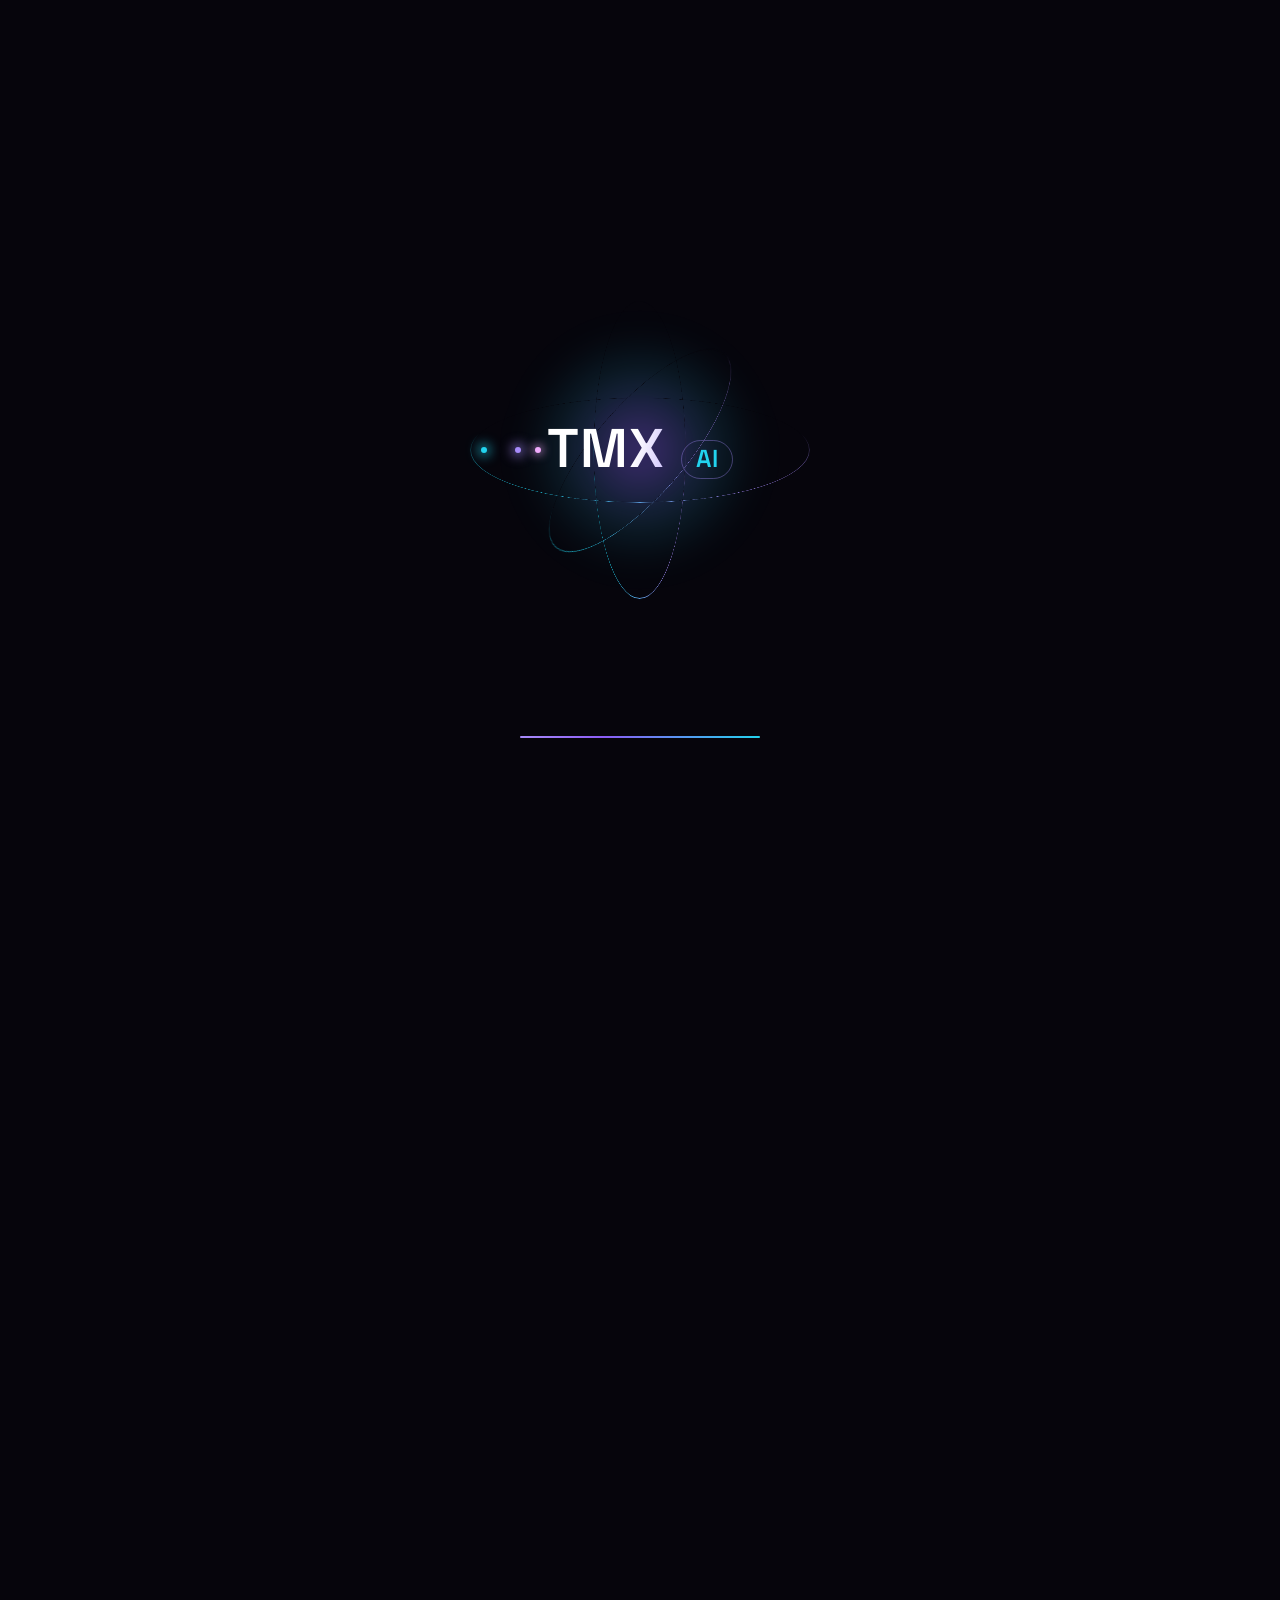
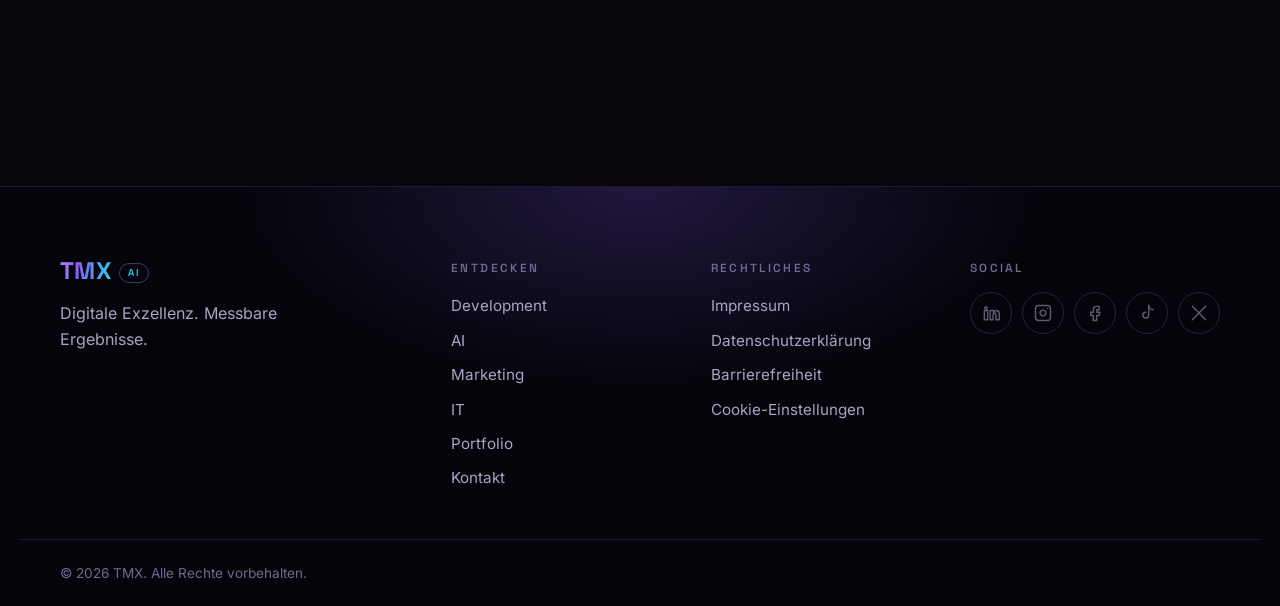
<file: index.html>
<!doctype html>
<html lang="de">
<head>
  <meta charset="utf-8">
  <meta name="viewport" content="width=device-width, initial-scale=1, viewport-fit=cover">
  <meta http-equiv="Content-Security-Policy" content="default-src 'self'; script-src 'self'; style-src 'self'; img-src 'self' data:; font-src 'self'; connect-src 'self' https://api.web3forms.com; media-src 'self'; object-src 'none'; base-uri 'none'; form-action 'none'; frame-src 'none'; worker-src 'self'; manifest-src 'self'; upgrade-insecure-requests; require-trusted-types-for 'script'; trusted-types 'none'">
  <meta name="referrer" content="strict-origin-when-cross-origin">
  <meta name="color-scheme" content="dark">
  <meta name="theme-color" content="#06050c">
  <title>TMX AI — Digitale Exzellenz. Messbare Ergebnisse.</title>
  <meta name="description" content="TMX: Webentwicklung, KI, digitales Marketing und IT-Beratung – maßgeschneidert und messbar.">
  <meta property="og:title" content="TMX AI — Digitale Exzellenz. Messbare Ergebnisse.">
  <meta property="og:description" content="TMX: Webentwicklung, KI, digitales Marketing und IT-Beratung – maßgeschneidert und messbar.">
  <meta property="og:type" content="website">
  <link rel="icon" href="assets/img/favicon.svg" type="image/svg+xml">
  <link rel="preload" href="assets/fonts/space-grotesk-latin-wght-normal.woff2" as="font" type="font/woff2" crossorigin>
  <link rel="preload" href="assets/fonts/inter-latin-wght-normal.woff2" as="font" type="font/woff2" crossorigin>
  <link rel="stylesheet" href="assets/css/main.css">
  <script src="content/site-content.js" defer></script>
  <script src="assets/vendor/gsap.min.js" defer></script>
  <script src="assets/vendor/ScrollTrigger.min.js" defer></script>
  <script src="assets/js/main.js" type="module"></script>
</head>
<body data-page="home">
  <div class="preloader" id="preloader" aria-hidden="true"><div class="pl"><div class="pl__glow"></div><div class="pl__orb"><i></i><i></i><i></i><b></b><b></b><b></b></div><div class="preloader__mark"><span>TMX</span><span>AI</span></div></div><div class="preloader__bar"></div></div>
  <canvas id="world" aria-hidden="true"></canvas>
  <div class="grain" aria-hidden="true"></div>
  <header class="site-header" id="site-header"></header>
  <main id="main" tabindex="-1">
    <noscript><div class="container noscript"><h1>TMX AI</h1><p>Bitte aktivieren Sie JavaScript, um diese Website vollständig zu nutzen. · Please enable JavaScript to use this website.</p><p><a href="impressum.html">Impressum</a> · <a href="datenschutz.html">Datenschutz</a></p></div></noscript>
  </main>
  <footer class="site-footer" id="site-footer"></footer>
</body>
</html>
</file>
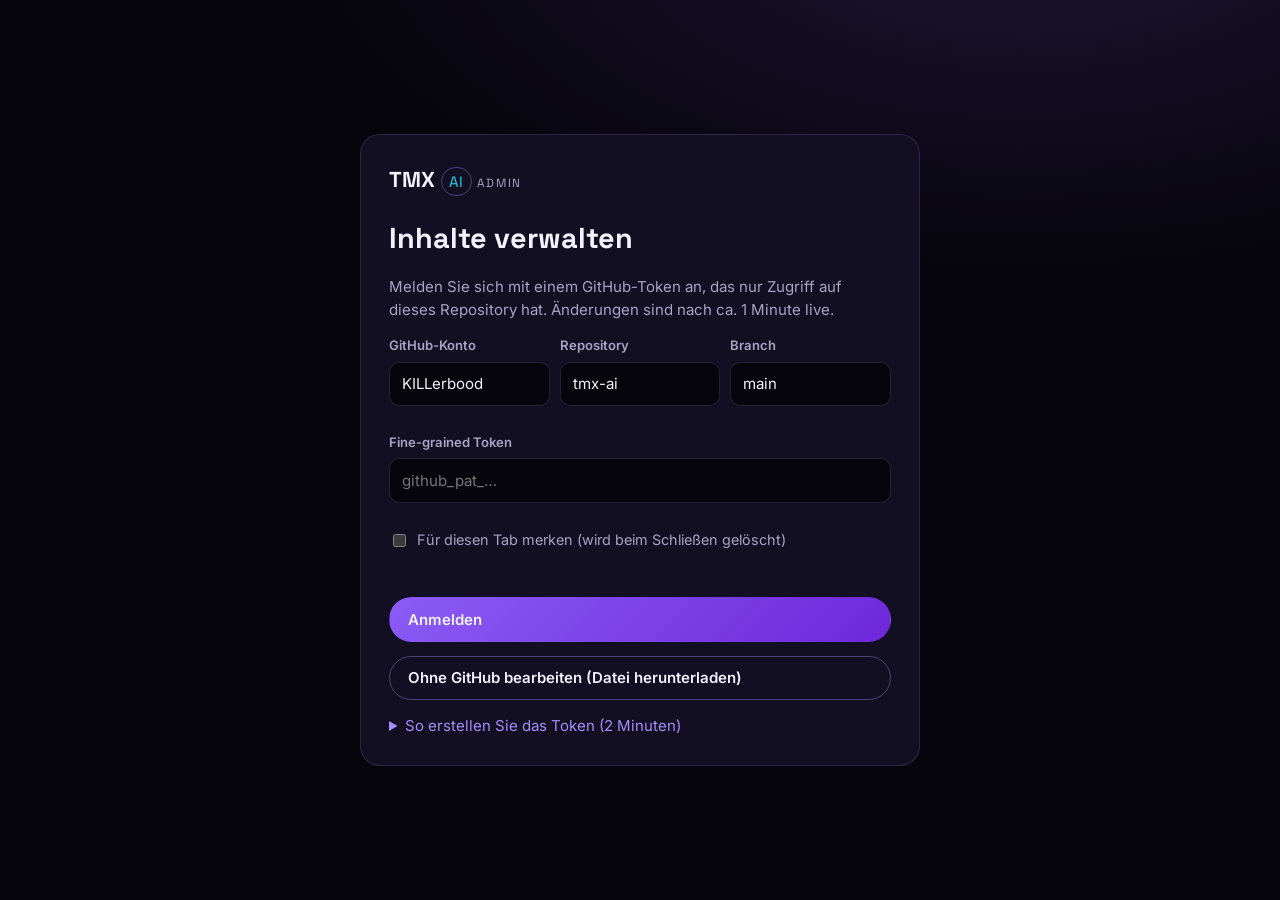
<file: admin/index.html>
<!doctype html>
<html lang="de">
<head>
  <meta charset="utf-8">
  <meta name="viewport" content="width=device-width, initial-scale=1">
  <meta http-equiv="Content-Security-Policy" content="default-src 'self'; script-src 'self'; style-src 'self'; img-src 'self' data: blob:; font-src 'self'; connect-src 'self' https://api.github.com; object-src 'none'; base-uri 'none'; form-action 'none'; frame-src 'none'; upgrade-insecure-requests; require-trusted-types-for 'script'; trusted-types 'none'">
  <meta name="referrer" content="no-referrer">
  <meta name="robots" content="noindex, nofollow, noarchive">
  <meta name="color-scheme" content="dark">
  <title>TMX AI — Admin</title>
  <link rel="icon" href="../assets/img/favicon.svg" type="image/svg+xml">
  <link rel="stylesheet" href="admin.css">
  <script src="admin.js" type="module"></script>
</head>
<body>
  <div id="app"><noscript>JavaScript wird benötigt.</noscript></div>
</body>
</html>
</file>
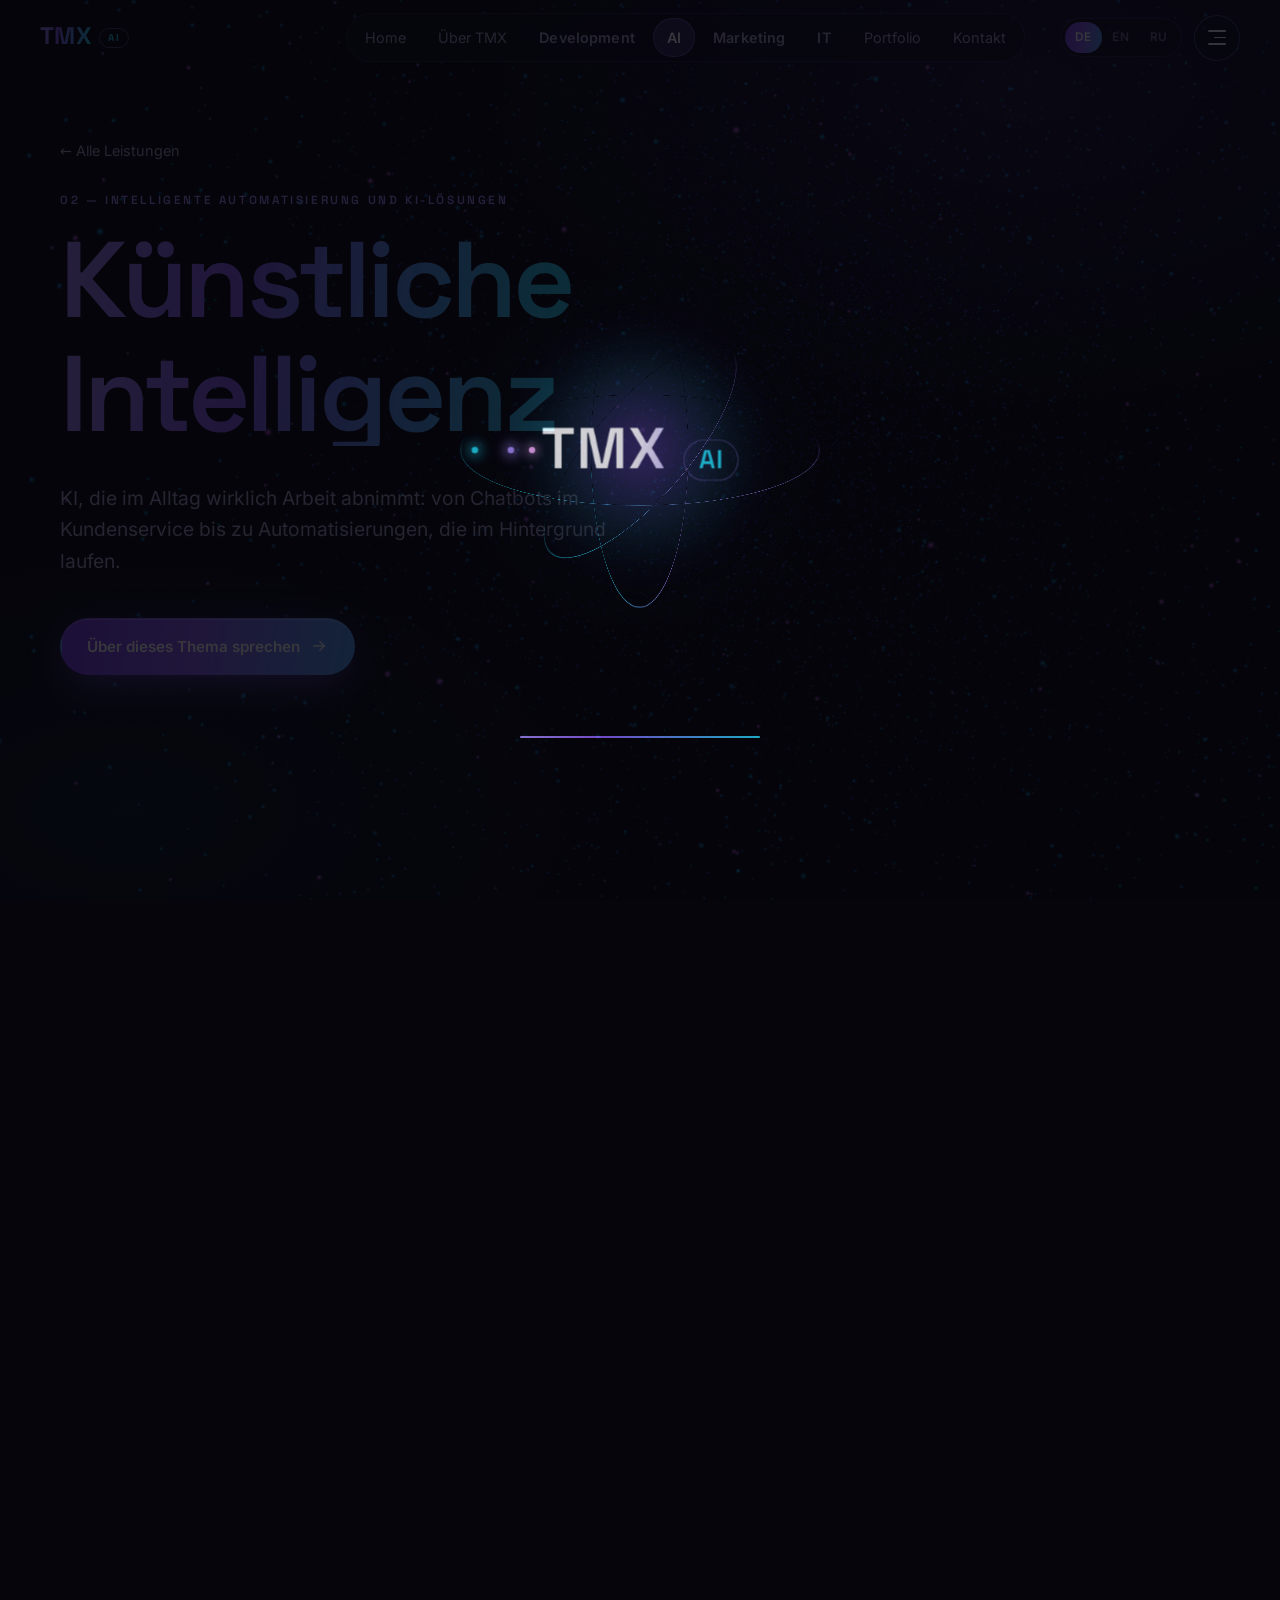
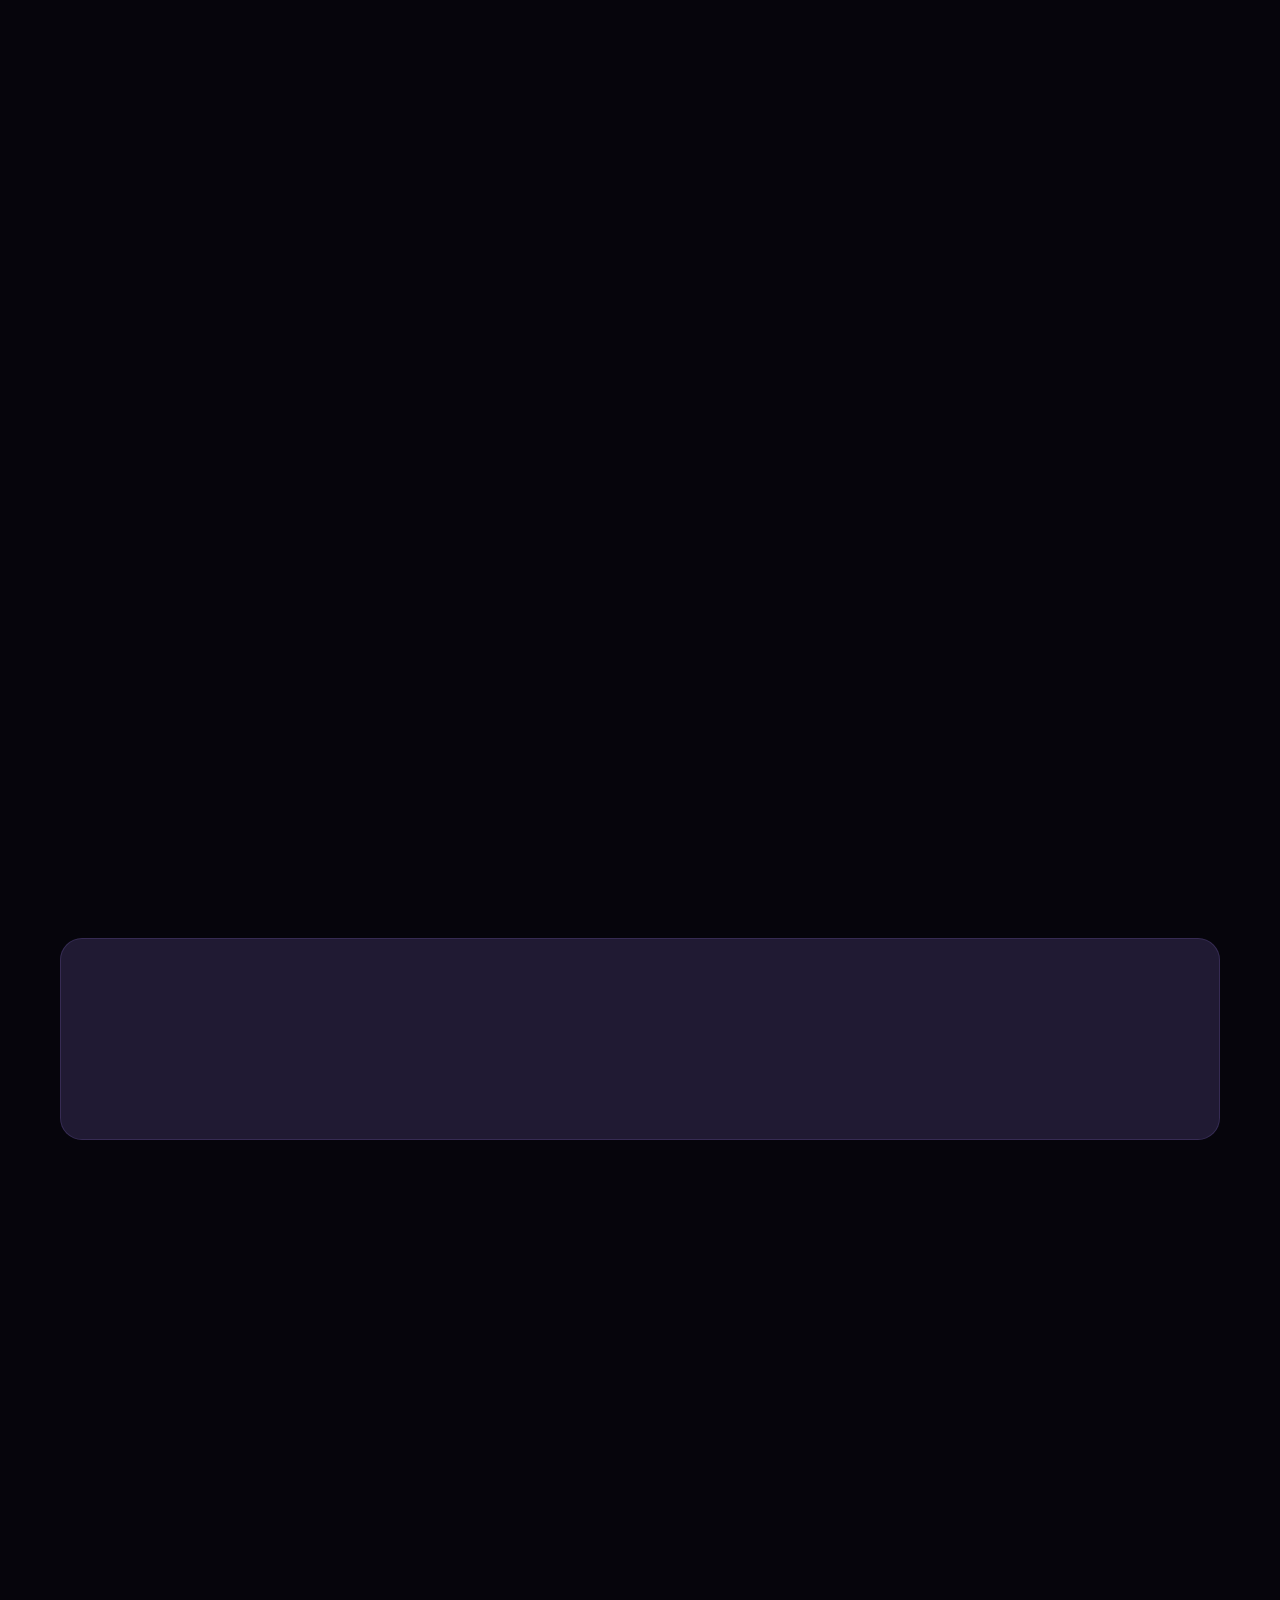
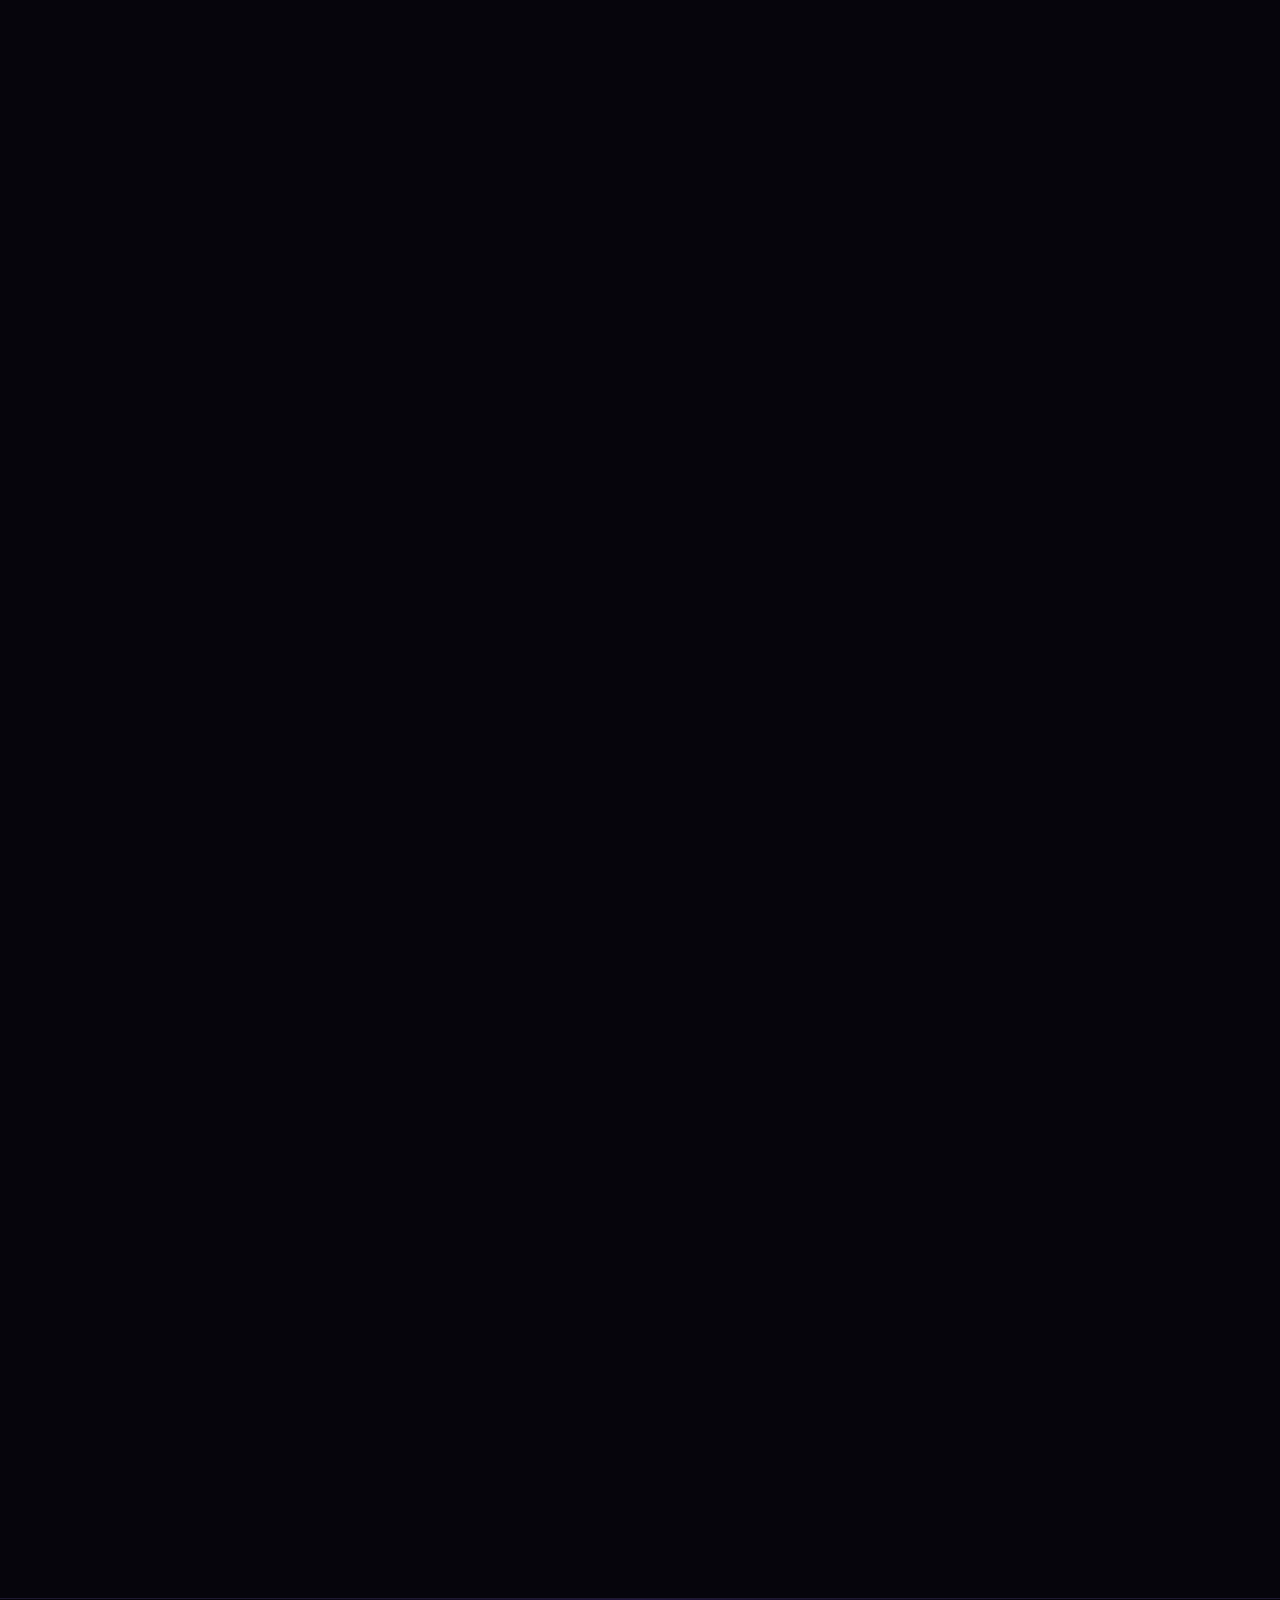
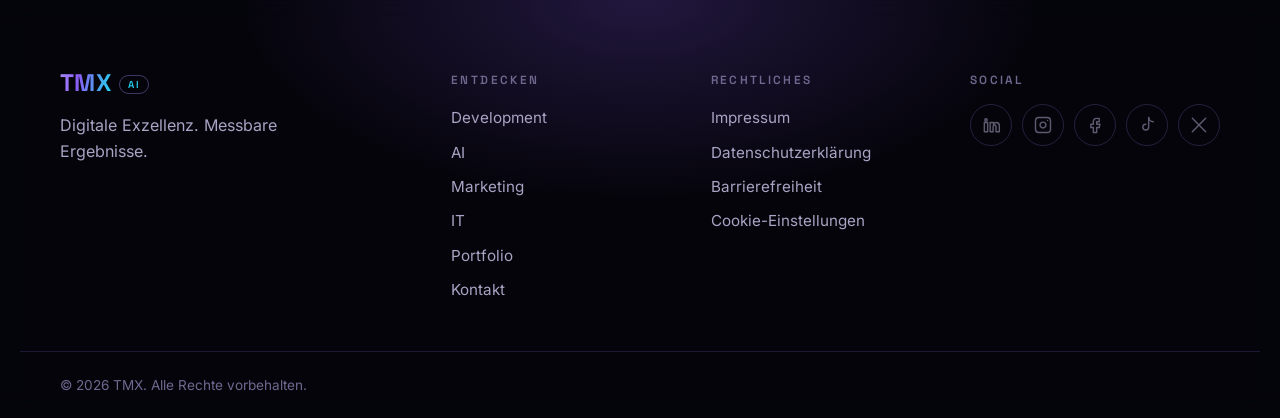
<file: ai.html>
<!doctype html>
<html lang="de">
<head>
  <meta charset="utf-8">
  <meta name="viewport" content="width=device-width, initial-scale=1, viewport-fit=cover">
  <meta http-equiv="Content-Security-Policy" content="default-src 'self'; script-src 'self'; style-src 'self'; img-src 'self' data:; font-src 'self'; connect-src 'self' https://api.web3forms.com; media-src 'self'; object-src 'none'; base-uri 'none'; form-action 'none'; frame-src 'none'; worker-src 'self'; manifest-src 'self'; upgrade-insecure-requests; require-trusted-types-for 'script'; trusted-types 'none'">
  <meta name="referrer" content="strict-origin-when-cross-origin">
  <meta name="color-scheme" content="dark">
  <meta name="theme-color" content="#06050c">
  <title>Künstliche Intelligenz — TMX AI</title>
  <meta name="description" content="KI-Lösungen, KI-Tools und Automatisierung für Unternehmen – von TMX.">
  <meta property="og:title" content="Künstliche Intelligenz — TMX AI">
  <meta property="og:description" content="KI-Lösungen, KI-Tools und Automatisierung für Unternehmen – von TMX.">
  <meta property="og:type" content="website">
  <link rel="icon" href="assets/img/favicon.svg" type="image/svg+xml">
  <link rel="preload" href="assets/fonts/space-grotesk-latin-wght-normal.woff2" as="font" type="font/woff2" crossorigin>
  <link rel="preload" href="assets/fonts/inter-latin-wght-normal.woff2" as="font" type="font/woff2" crossorigin>
  <link rel="stylesheet" href="assets/css/main.css">
  <link rel="stylesheet" href="assets/css/demos.css">
  <script src="content/site-content.js" defer></script>
  <script src="assets/vendor/gsap.min.js" defer></script>
  <script src="assets/vendor/ScrollTrigger.min.js" defer></script>
  <script src="assets/js/main.js" type="module"></script>
</head>
<body data-page="ai">
  <div class="preloader" id="preloader" aria-hidden="true"><div class="pl"><div class="pl__glow"></div><div class="pl__orb"><i></i><i></i><i></i><b></b><b></b><b></b></div><div class="preloader__mark"><span>TMX</span><span>AI</span></div></div><div class="preloader__bar"></div></div>
  <canvas id="world" aria-hidden="true"></canvas>
  <div class="grain" aria-hidden="true"></div>
  <header class="site-header" id="site-header"></header>
  <main id="main" tabindex="-1">
    <noscript><div class="container noscript"><h1>TMX AI</h1><p>Bitte aktivieren Sie JavaScript, um diese Website vollständig zu nutzen. · Please enable JavaScript to use this website.</p><p><a href="impressum.html">Impressum</a> · <a href="datenschutz.html">Datenschutz</a></p></div></noscript>
  </main>
  <footer class="site-footer" id="site-footer"></footer>
</body>
</html>
</file>
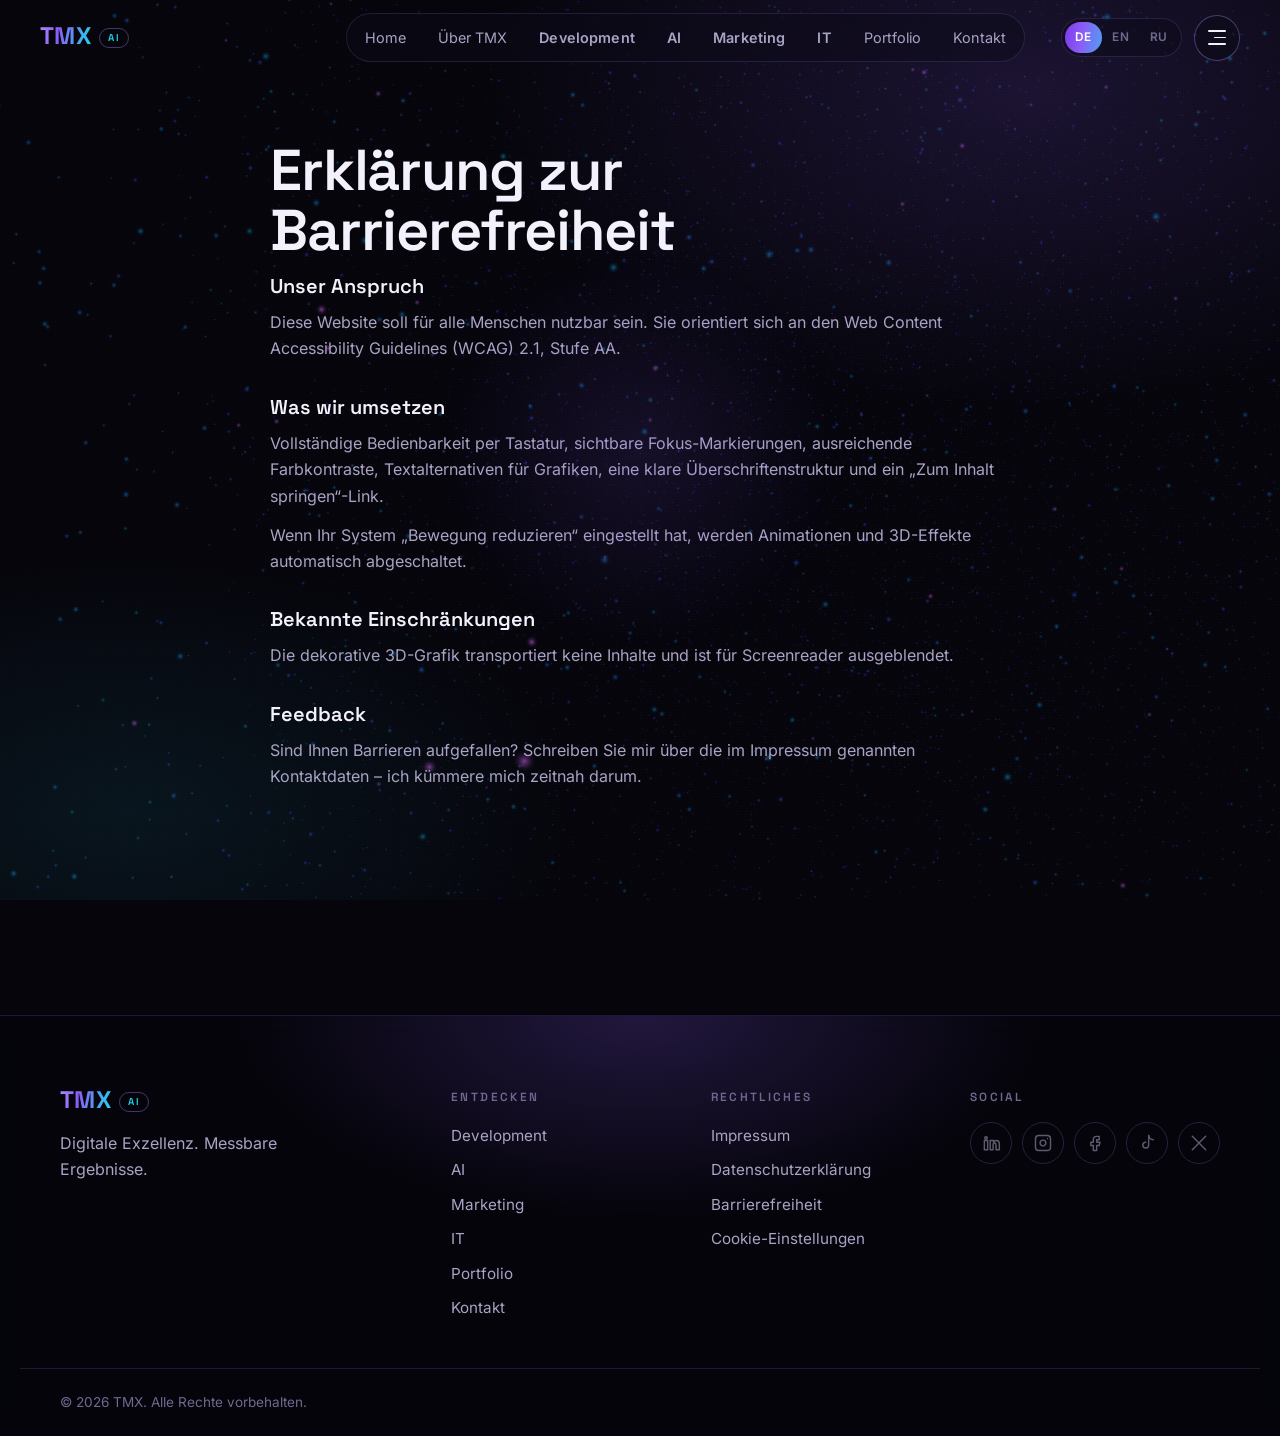
<file: barrierefreiheit.html>
<!doctype html>
<html lang="de">
<head>
  <meta charset="utf-8">
  <meta name="viewport" content="width=device-width, initial-scale=1, viewport-fit=cover">
  <meta http-equiv="Content-Security-Policy" content="default-src 'self'; script-src 'self'; style-src 'self'; img-src 'self' data:; font-src 'self'; connect-src 'self' https://api.web3forms.com; media-src 'self'; object-src 'none'; base-uri 'none'; form-action 'none'; frame-src 'none'; worker-src 'self'; manifest-src 'self'; upgrade-insecure-requests; require-trusted-types-for 'script'; trusted-types 'none'">
  <meta name="referrer" content="strict-origin-when-cross-origin">
  <meta name="color-scheme" content="dark">
  <meta name="theme-color" content="#06050c">
  <title>Barrierefreiheit — TMX AI</title>
  <meta name="description" content="Erklärung zur Barrierefreiheit von TMX.">
  <meta property="og:title" content="Barrierefreiheit — TMX AI">
  <meta property="og:description" content="Erklärung zur Barrierefreiheit von TMX.">
  <meta property="og:type" content="website">
  <link rel="icon" href="assets/img/favicon.svg" type="image/svg+xml">
  <link rel="preload" href="assets/fonts/space-grotesk-latin-wght-normal.woff2" as="font" type="font/woff2" crossorigin>
  <link rel="preload" href="assets/fonts/inter-latin-wght-normal.woff2" as="font" type="font/woff2" crossorigin>
  <link rel="stylesheet" href="assets/css/main.css">
  <script src="content/site-content.js" defer></script>
  <script src="assets/vendor/gsap.min.js" defer></script>
  <script src="assets/vendor/ScrollTrigger.min.js" defer></script>
  <script src="assets/js/main.js" type="module"></script>
</head>
<body data-page="accessibility">
  <canvas id="world" aria-hidden="true"></canvas>
  <div class="grain" aria-hidden="true"></div>
  <header class="site-header" id="site-header"></header>
  <main id="main" tabindex="-1">
    <noscript><div class="container noscript"><h1>TMX AI</h1><p>Bitte aktivieren Sie JavaScript, um diese Website vollständig zu nutzen. · Please enable JavaScript to use this website.</p><p><a href="impressum.html">Impressum</a> · <a href="datenschutz.html">Datenschutz</a></p></div></noscript>
  </main>
  <footer class="site-footer" id="site-footer"></footer>
</body>
</html>
</file>
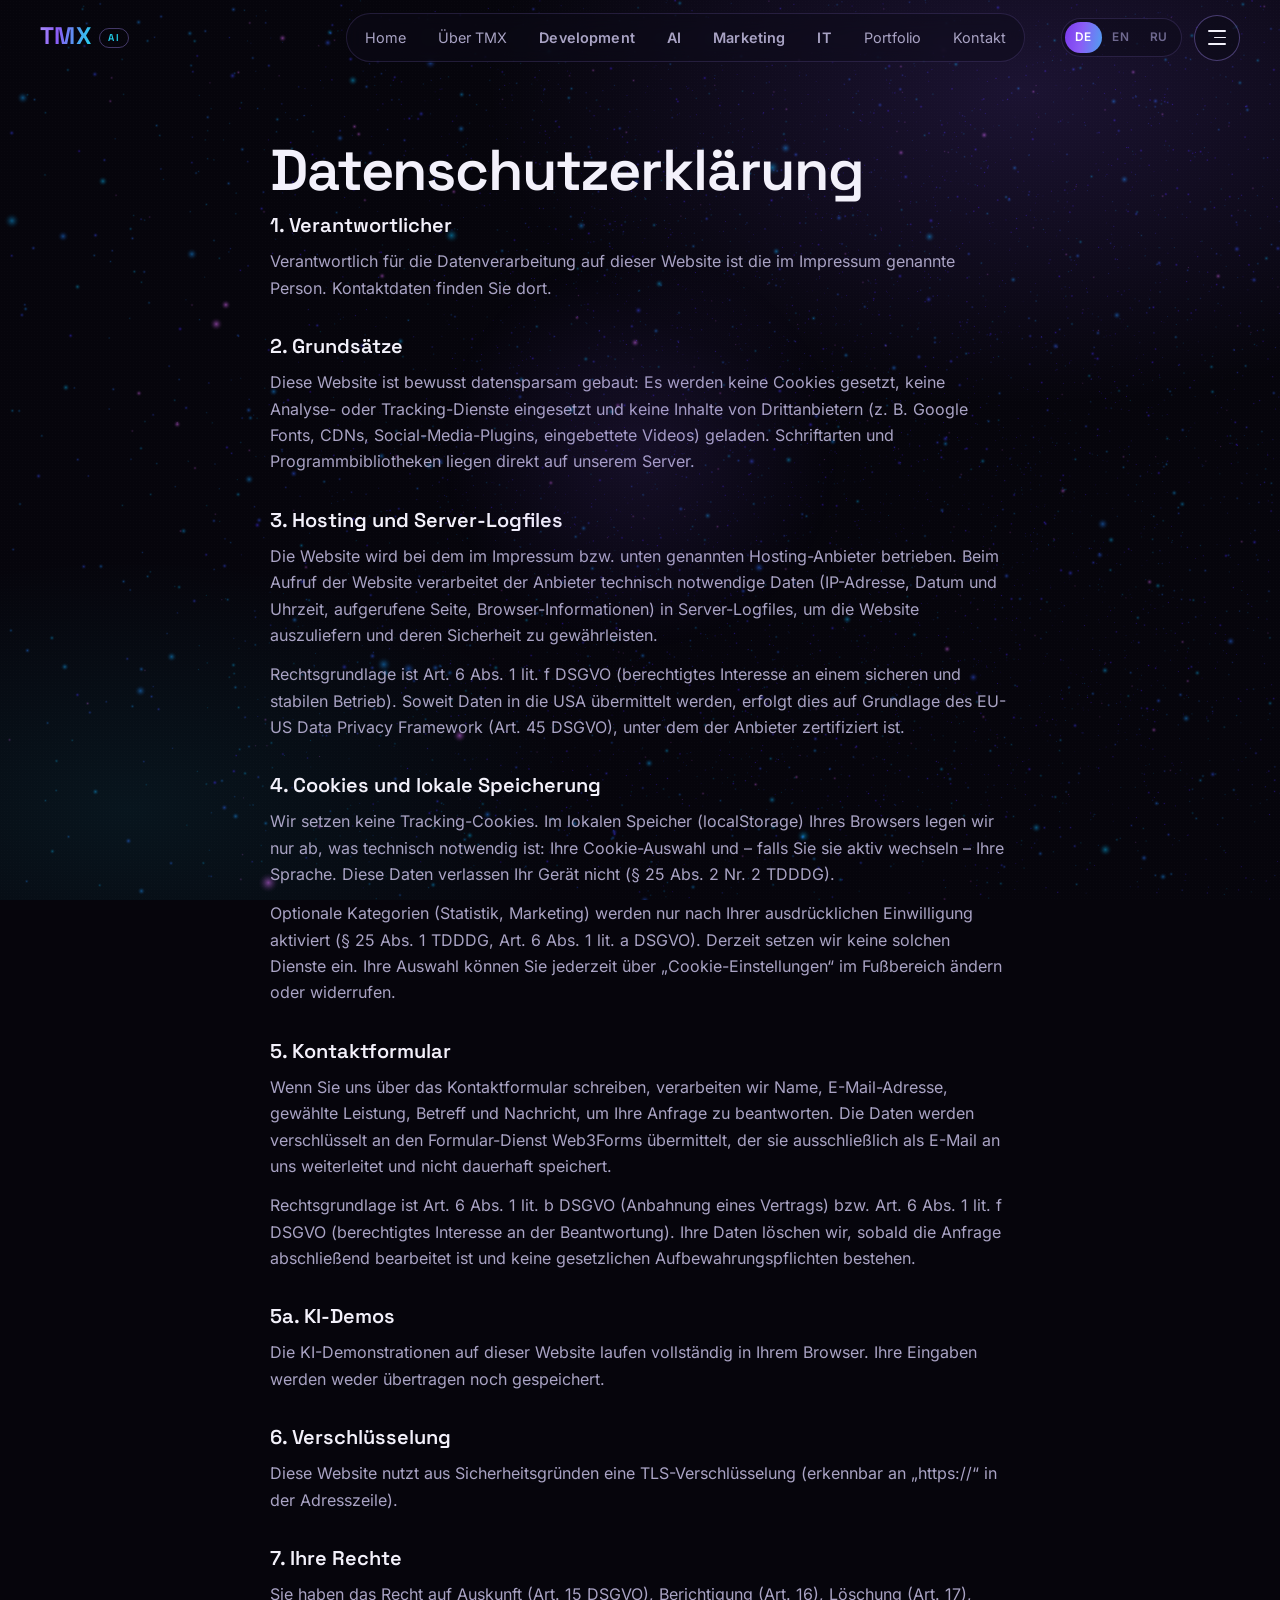
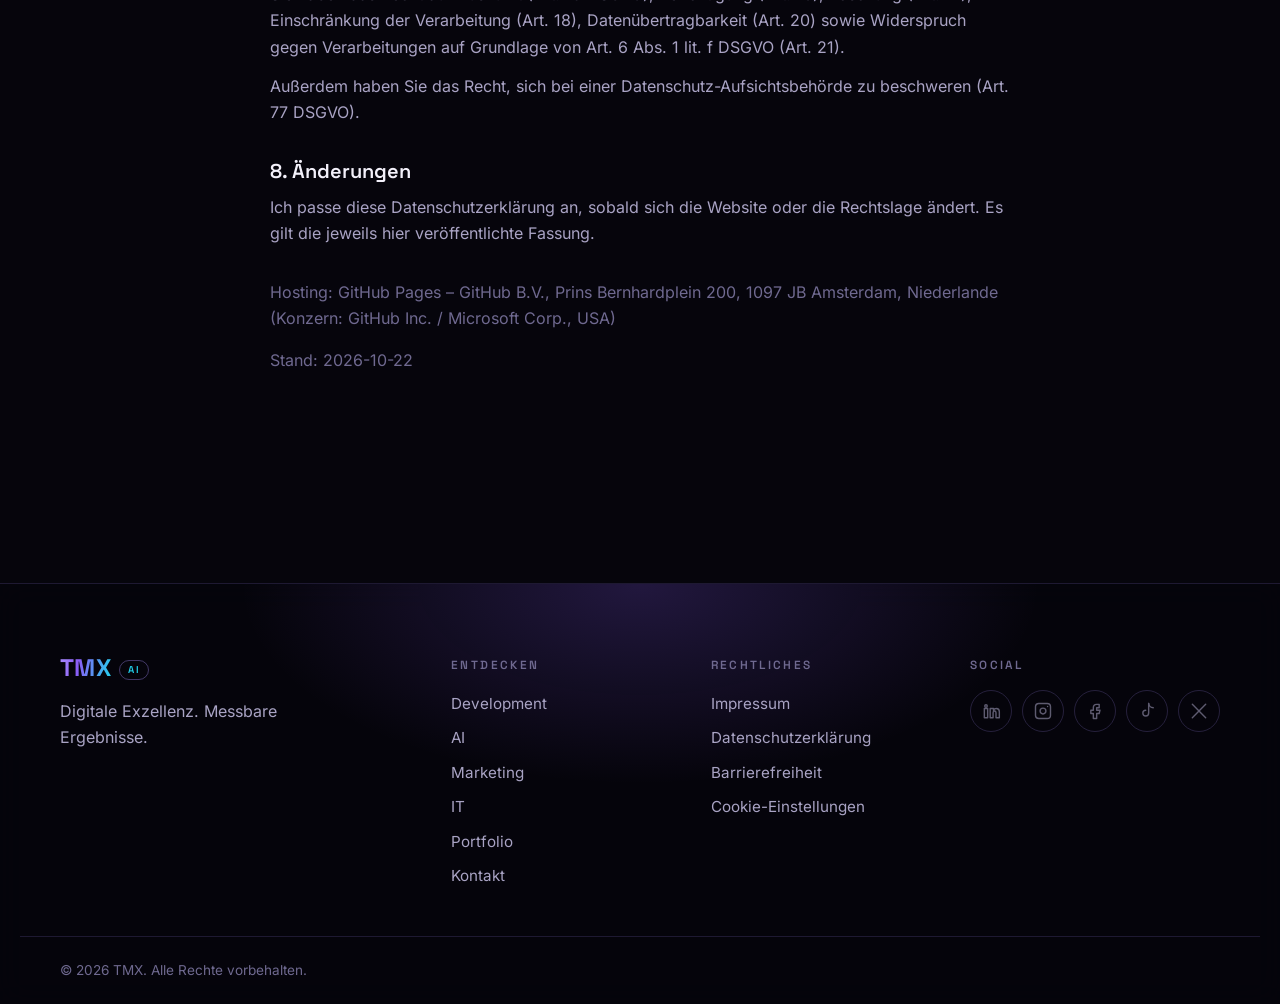
<file: datenschutz.html>
<!doctype html>
<html lang="de">
<head>
  <meta charset="utf-8">
  <meta name="viewport" content="width=device-width, initial-scale=1, viewport-fit=cover">
  <meta http-equiv="Content-Security-Policy" content="default-src 'self'; script-src 'self'; style-src 'self'; img-src 'self' data:; font-src 'self'; connect-src 'self' https://api.web3forms.com; media-src 'self'; object-src 'none'; base-uri 'none'; form-action 'none'; frame-src 'none'; worker-src 'self'; manifest-src 'self'; upgrade-insecure-requests; require-trusted-types-for 'script'; trusted-types 'none'">
  <meta name="referrer" content="strict-origin-when-cross-origin">
  <meta name="color-scheme" content="dark">
  <meta name="theme-color" content="#06050c">
  <title>Datenschutzerklärung — TMX AI</title>
  <meta name="description" content="Datenschutzerklärung von TMX.">
  <meta property="og:title" content="Datenschutzerklärung — TMX AI">
  <meta property="og:description" content="Datenschutzerklärung von TMX.">
  <meta property="og:type" content="website">
  <link rel="icon" href="assets/img/favicon.svg" type="image/svg+xml">
  <link rel="preload" href="assets/fonts/space-grotesk-latin-wght-normal.woff2" as="font" type="font/woff2" crossorigin>
  <link rel="preload" href="assets/fonts/inter-latin-wght-normal.woff2" as="font" type="font/woff2" crossorigin>
  <link rel="stylesheet" href="assets/css/main.css">
  <script src="content/site-content.js" defer></script>
  <script src="assets/vendor/gsap.min.js" defer></script>
  <script src="assets/vendor/ScrollTrigger.min.js" defer></script>
  <script src="assets/js/main.js" type="module"></script>
</head>
<body data-page="privacy">
  <canvas id="world" aria-hidden="true"></canvas>
  <div class="grain" aria-hidden="true"></div>
  <header class="site-header" id="site-header"></header>
  <main id="main" tabindex="-1">
    <noscript><div class="container noscript"><h1>TMX AI</h1><p>Bitte aktivieren Sie JavaScript, um diese Website vollständig zu nutzen. · Please enable JavaScript to use this website.</p><p><a href="impressum.html">Impressum</a> · <a href="datenschutz.html">Datenschutz</a></p></div></noscript>
  </main>
  <footer class="site-footer" id="site-footer"></footer>
</body>
</html>
</file>
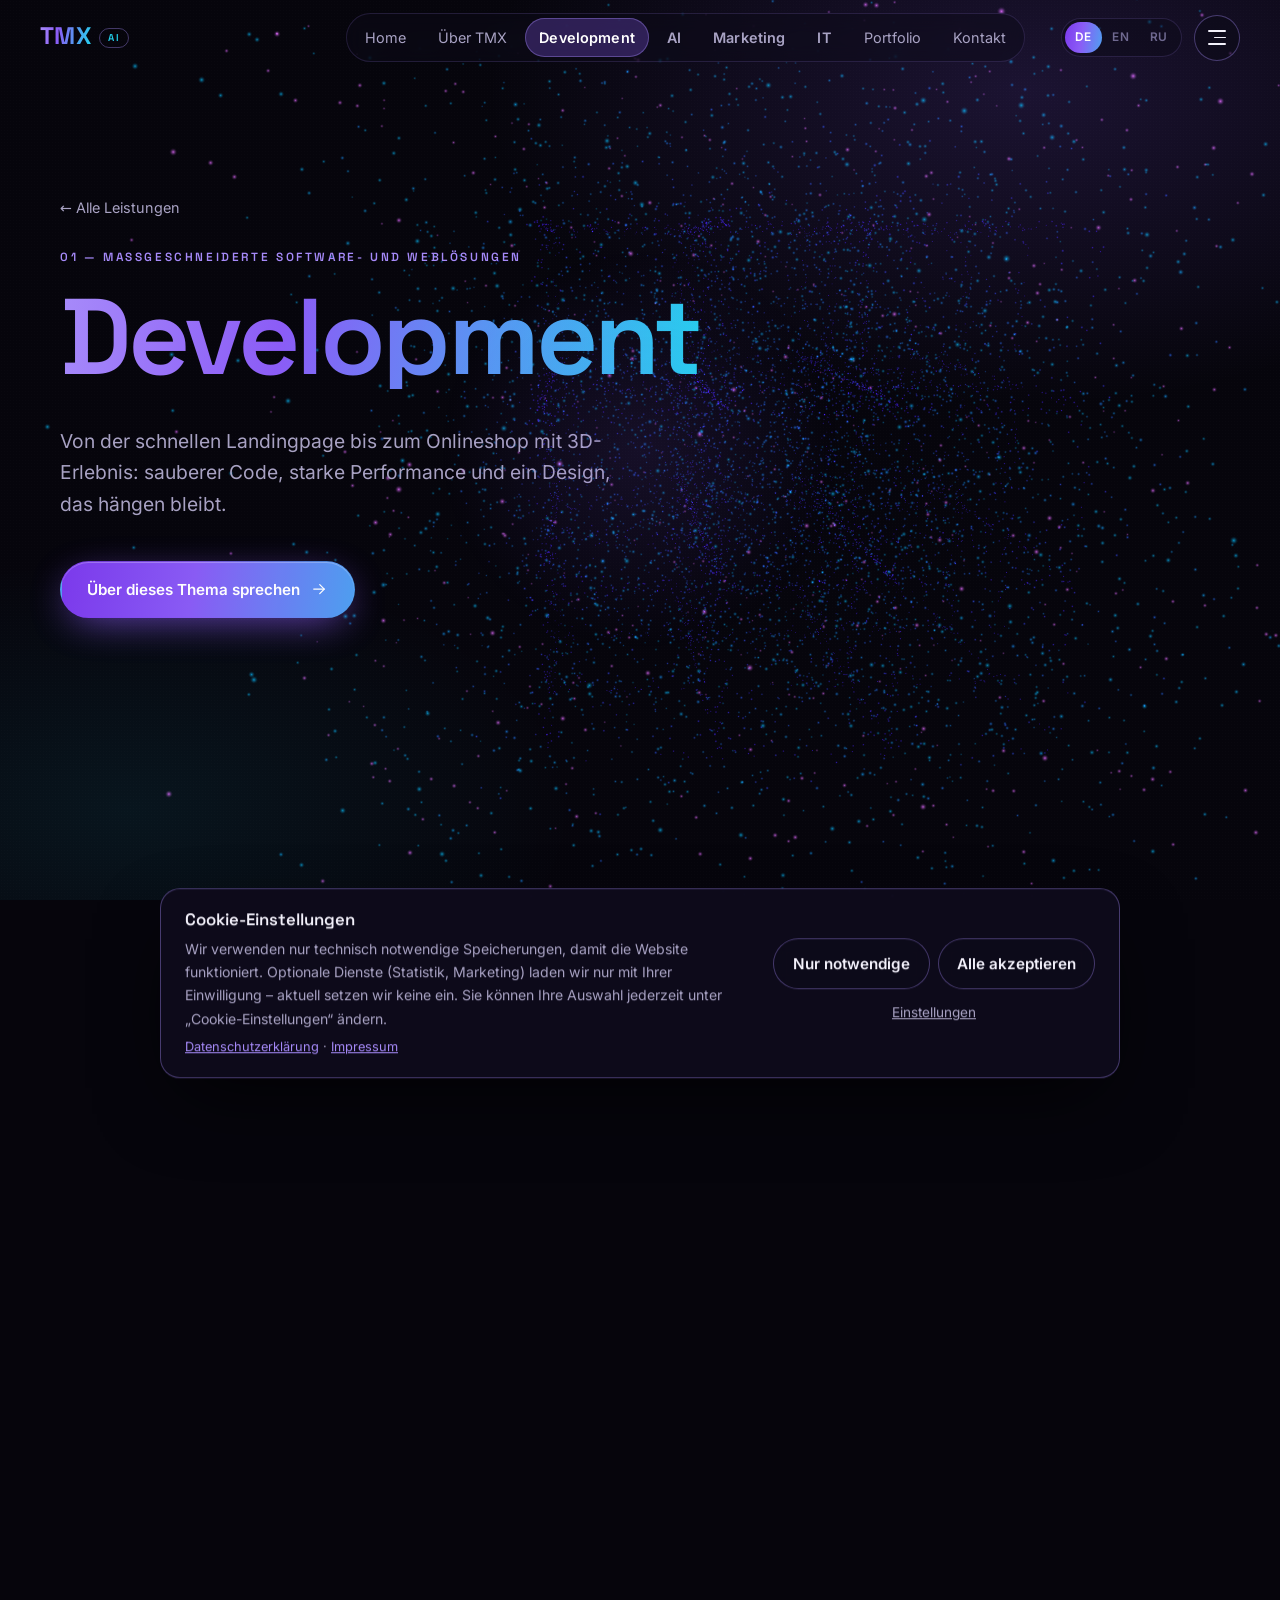
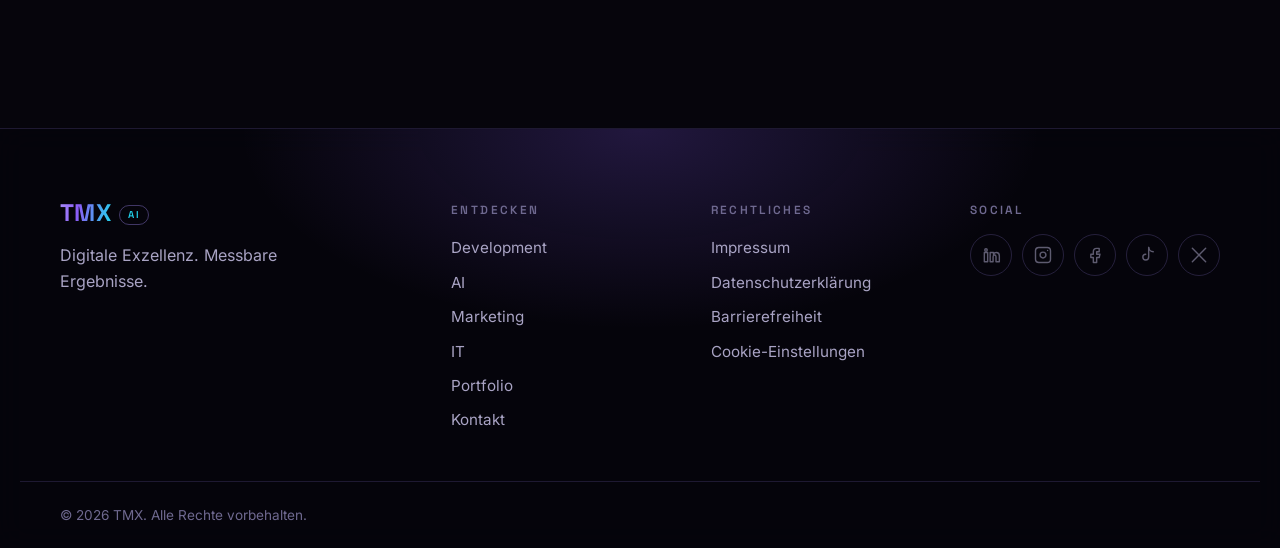
<file: development.html>
<!doctype html>
<html lang="de">
<head>
  <meta charset="utf-8">
  <meta name="viewport" content="width=device-width, initial-scale=1, viewport-fit=cover">
  <meta http-equiv="Content-Security-Policy" content="default-src 'self'; script-src 'self'; style-src 'self'; img-src 'self' data:; font-src 'self'; connect-src 'self' https://api.web3forms.com; media-src 'self'; object-src 'none'; base-uri 'none'; form-action 'none'; frame-src 'none'; worker-src 'self'; manifest-src 'self'; upgrade-insecure-requests; require-trusted-types-for 'script'; trusted-types 'none'">
  <meta name="referrer" content="strict-origin-when-cross-origin">
  <meta name="color-scheme" content="dark">
  <meta name="theme-color" content="#06050c">
  <title>Development — TMX AI</title>
  <meta name="description" content="Websites, Onlineshops, Apps, Dashboards und Supportsysteme – entwickelt von TMX.">
  <meta property="og:title" content="Development — TMX AI">
  <meta property="og:description" content="Websites, Onlineshops, Apps, Dashboards und Supportsysteme – entwickelt von TMX.">
  <meta property="og:type" content="website">
  <link rel="icon" href="assets/img/favicon.svg" type="image/svg+xml">
  <link rel="preload" href="assets/fonts/space-grotesk-latin-wght-normal.woff2" as="font" type="font/woff2" crossorigin>
  <link rel="preload" href="assets/fonts/inter-latin-wght-normal.woff2" as="font" type="font/woff2" crossorigin>
  <link rel="stylesheet" href="assets/css/main.css">
  <link rel="stylesheet" href="assets/css/demos.css">
  <script src="content/site-content.js" defer></script>
  <script src="assets/vendor/gsap.min.js" defer></script>
  <script src="assets/vendor/ScrollTrigger.min.js" defer></script>
  <script src="assets/js/main.js" type="module"></script>
</head>
<body data-page="development">
  <div class="preloader" id="preloader" aria-hidden="true"><div class="pl"><div class="pl__glow"></div><div class="pl__orb"><i></i><i></i><i></i><b></b><b></b><b></b></div><div class="preloader__mark"><span>TMX</span><span>AI</span></div></div><div class="preloader__bar"></div></div>
  <canvas id="world" aria-hidden="true"></canvas>
  <div class="grain" aria-hidden="true"></div>
  <header class="site-header" id="site-header"></header>
  <main id="main" tabindex="-1">
    <noscript><div class="container noscript"><h1>TMX AI</h1><p>Bitte aktivieren Sie JavaScript, um diese Website vollständig zu nutzen. · Please enable JavaScript to use this website.</p><p><a href="impressum.html">Impressum</a> · <a href="datenschutz.html">Datenschutz</a></p></div></noscript>
  </main>
  <footer class="site-footer" id="site-footer"></footer>
</body>
</html>
</file>
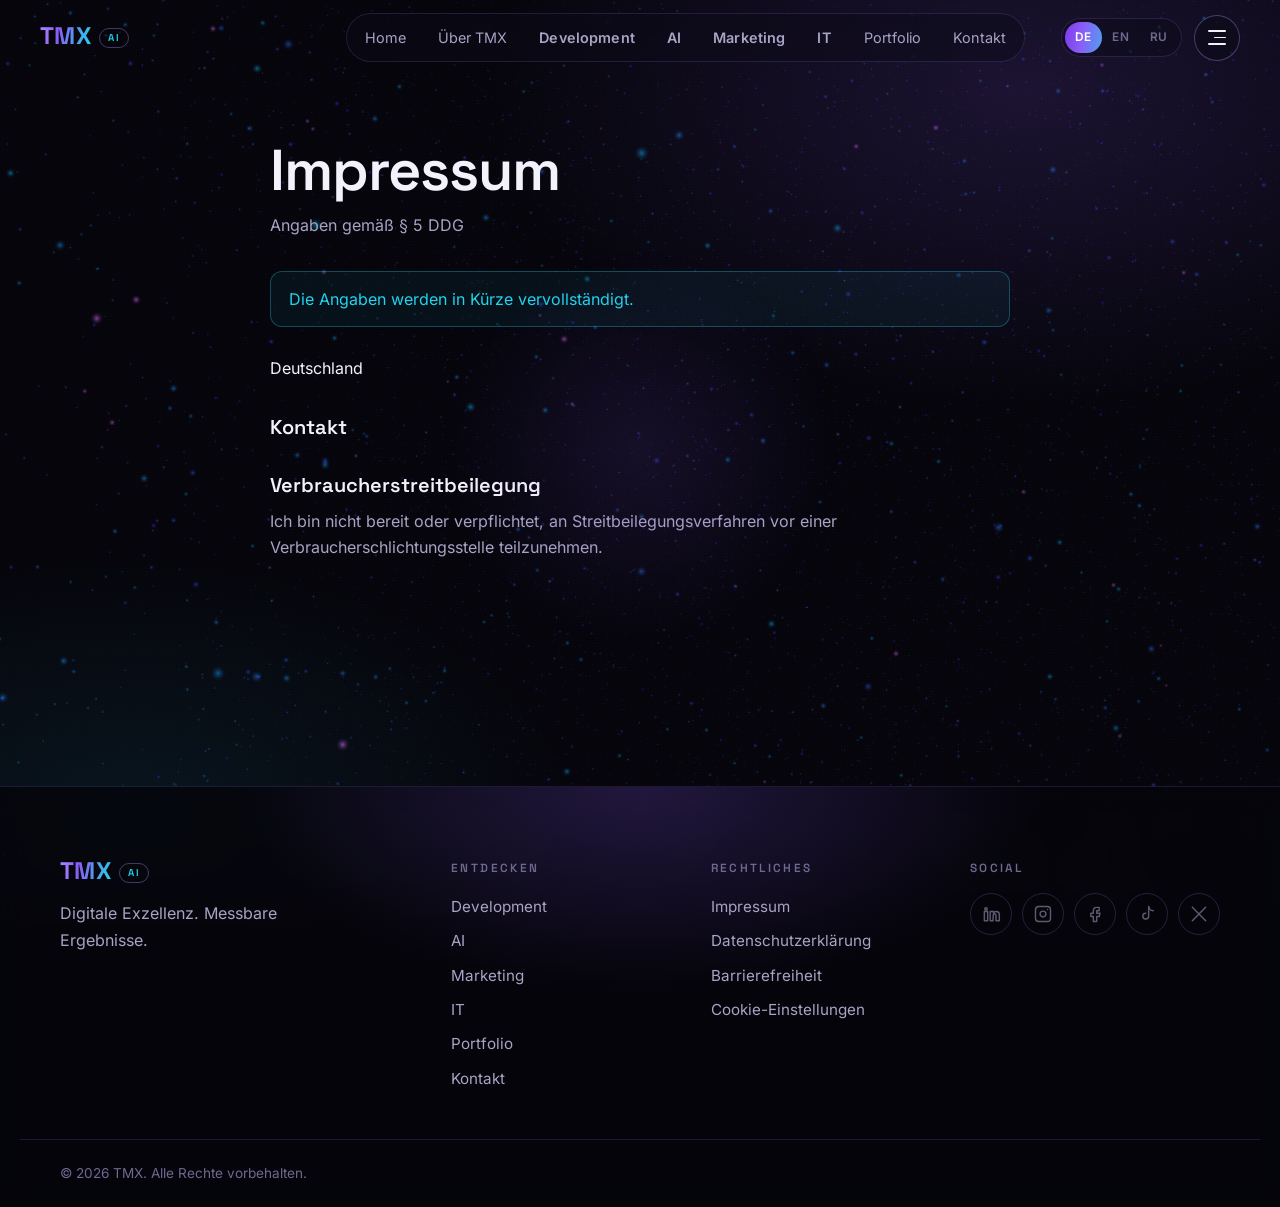
<file: impressum.html>
<!doctype html>
<html lang="de">
<head>
  <meta charset="utf-8">
  <meta name="viewport" content="width=device-width, initial-scale=1, viewport-fit=cover">
  <meta http-equiv="Content-Security-Policy" content="default-src 'self'; script-src 'self'; style-src 'self'; img-src 'self' data:; font-src 'self'; connect-src 'self' https://api.web3forms.com; media-src 'self'; object-src 'none'; base-uri 'none'; form-action 'none'; frame-src 'none'; worker-src 'self'; manifest-src 'self'; upgrade-insecure-requests; require-trusted-types-for 'script'; trusted-types 'none'">
  <meta name="referrer" content="strict-origin-when-cross-origin">
  <meta name="color-scheme" content="dark">
  <meta name="theme-color" content="#06050c">
  <title>Impressum — TMX AI</title>
  <meta name="description" content="Impressum von TMX gemäß § 5 DDG.">
  <meta property="og:title" content="Impressum — TMX AI">
  <meta property="og:description" content="Impressum von TMX gemäß § 5 DDG.">
  <meta property="og:type" content="website">
  <link rel="icon" href="assets/img/favicon.svg" type="image/svg+xml">
  <link rel="preload" href="assets/fonts/space-grotesk-latin-wght-normal.woff2" as="font" type="font/woff2" crossorigin>
  <link rel="preload" href="assets/fonts/inter-latin-wght-normal.woff2" as="font" type="font/woff2" crossorigin>
  <link rel="stylesheet" href="assets/css/main.css">
  <script src="content/site-content.js" defer></script>
  <script src="assets/vendor/gsap.min.js" defer></script>
  <script src="assets/vendor/ScrollTrigger.min.js" defer></script>
  <script src="assets/js/main.js" type="module"></script>
</head>
<body data-page="imprint">
  <canvas id="world" aria-hidden="true"></canvas>
  <div class="grain" aria-hidden="true"></div>
  <header class="site-header" id="site-header"></header>
  <main id="main" tabindex="-1">
    <noscript><div class="container noscript"><h1>TMX AI</h1><p>Bitte aktivieren Sie JavaScript, um diese Website vollständig zu nutzen. · Please enable JavaScript to use this website.</p><p><a href="impressum.html">Impressum</a> · <a href="datenschutz.html">Datenschutz</a></p></div></noscript>
  </main>
  <footer class="site-footer" id="site-footer"></footer>
</body>
</html>
</file>
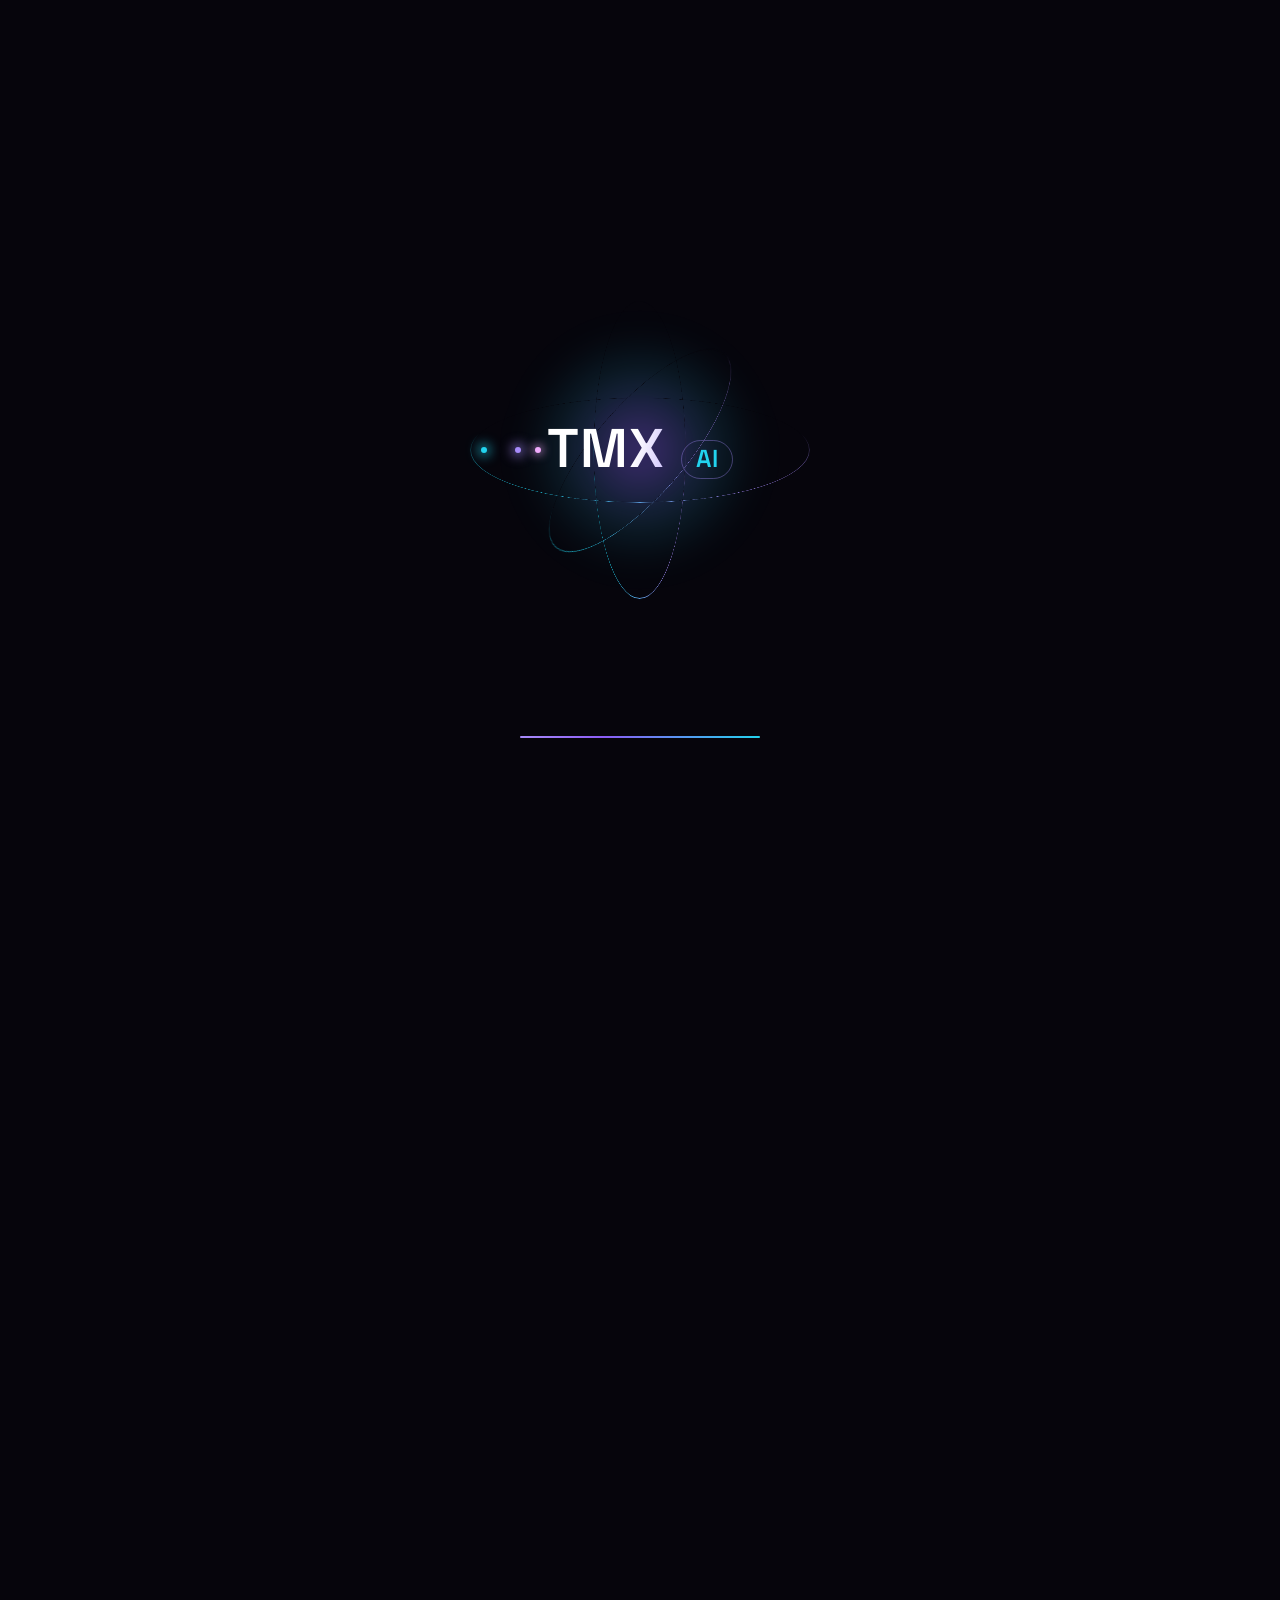
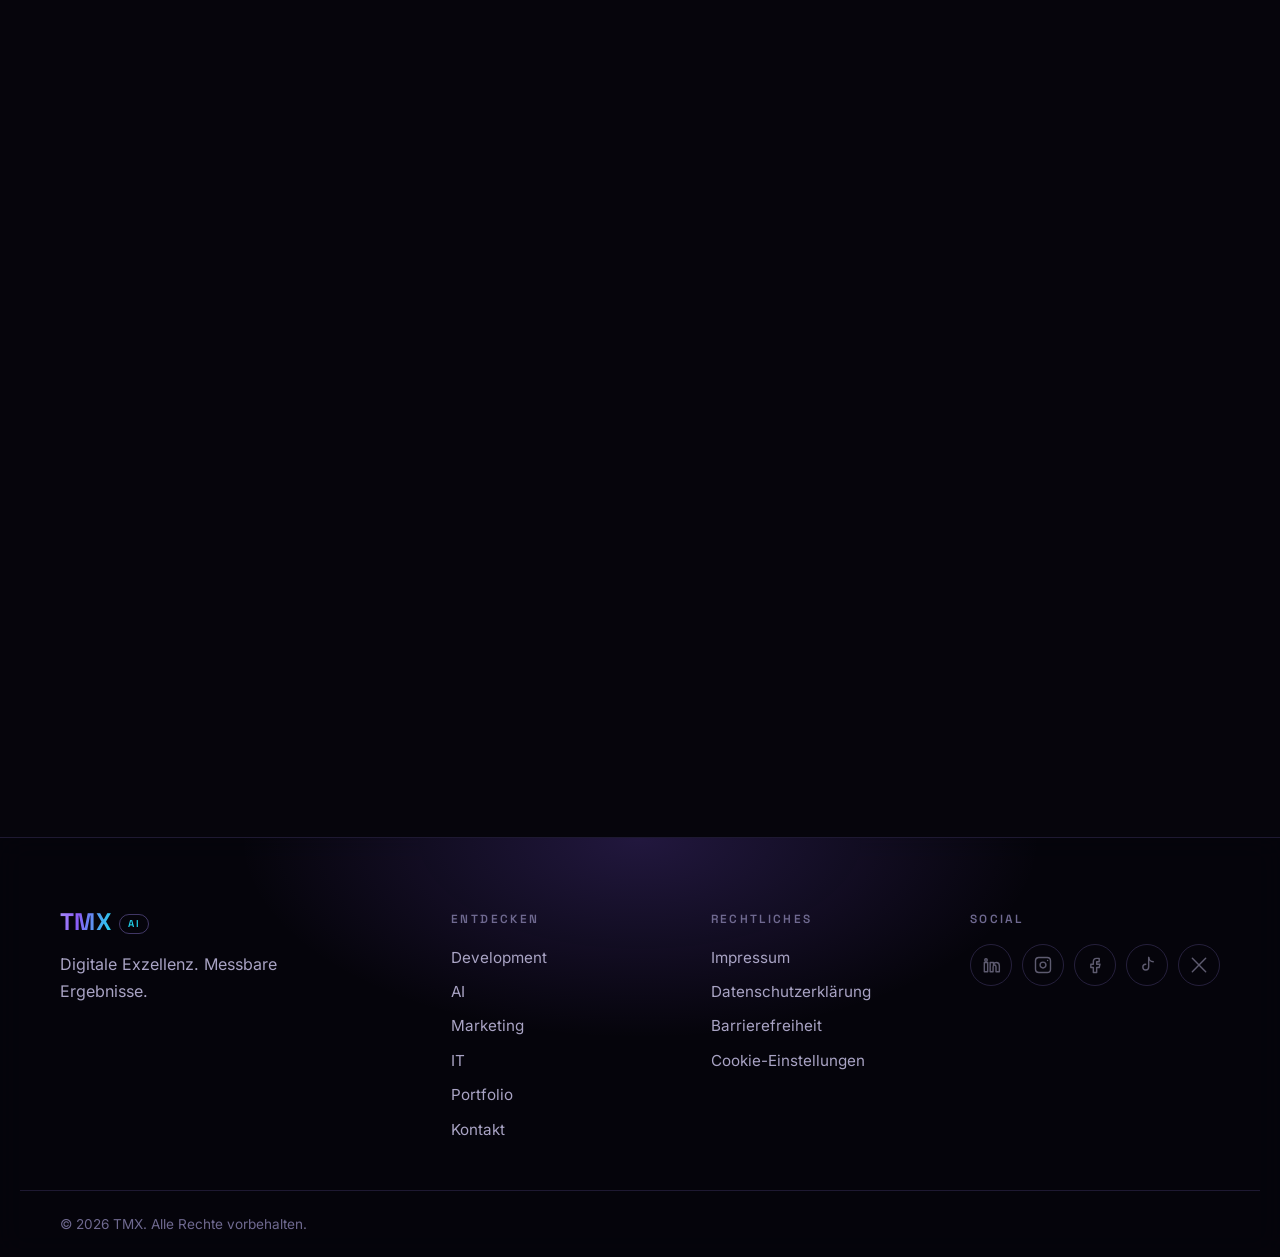
<file: it.html>
<!doctype html>
<html lang="de">
<head>
  <meta charset="utf-8">
  <meta name="viewport" content="width=device-width, initial-scale=1, viewport-fit=cover">
  <meta http-equiv="Content-Security-Policy" content="default-src 'self'; script-src 'self'; style-src 'self'; img-src 'self' data:; font-src 'self'; connect-src 'self' https://api.web3forms.com; media-src 'self'; object-src 'none'; base-uri 'none'; form-action 'none'; frame-src 'none'; worker-src 'self'; manifest-src 'self'; upgrade-insecure-requests; require-trusted-types-for 'script'; trusted-types 'none'">
  <meta name="referrer" content="strict-origin-when-cross-origin">
  <meta name="color-scheme" content="dark">
  <meta name="theme-color" content="#06050c">
  <title>IT & Beratung — TMX AI</title>
  <meta name="description" content="IT-Services, Technologieberatung und IT-Infrastruktur – von TMX.">
  <meta property="og:title" content="IT & Beratung — TMX AI">
  <meta property="og:description" content="IT-Services, Technologieberatung und IT-Infrastruktur – von TMX.">
  <meta property="og:type" content="website">
  <link rel="icon" href="assets/img/favicon.svg" type="image/svg+xml">
  <link rel="preload" href="assets/fonts/space-grotesk-latin-wght-normal.woff2" as="font" type="font/woff2" crossorigin>
  <link rel="preload" href="assets/fonts/inter-latin-wght-normal.woff2" as="font" type="font/woff2" crossorigin>
  <link rel="stylesheet" href="assets/css/main.css">
  <link rel="stylesheet" href="assets/css/demos.css">
  <script src="content/site-content.js" defer></script>
  <script src="assets/vendor/gsap.min.js" defer></script>
  <script src="assets/vendor/ScrollTrigger.min.js" defer></script>
  <script src="assets/js/main.js" type="module"></script>
</head>
<body data-page="it">
  <div class="preloader" id="preloader" aria-hidden="true"><div class="pl"><div class="pl__glow"></div><div class="pl__orb"><i></i><i></i><i></i><b></b><b></b><b></b></div><div class="preloader__mark"><span>TMX</span><span>AI</span></div></div><div class="preloader__bar"></div></div>
  <canvas id="world" aria-hidden="true"></canvas>
  <div class="grain" aria-hidden="true"></div>
  <header class="site-header" id="site-header"></header>
  <main id="main" tabindex="-1">
    <noscript><div class="container noscript"><h1>TMX AI</h1><p>Bitte aktivieren Sie JavaScript, um diese Website vollständig zu nutzen. · Please enable JavaScript to use this website.</p><p><a href="impressum.html">Impressum</a> · <a href="datenschutz.html">Datenschutz</a></p></div></noscript>
  </main>
  <footer class="site-footer" id="site-footer"></footer>
</body>
</html>
</file>
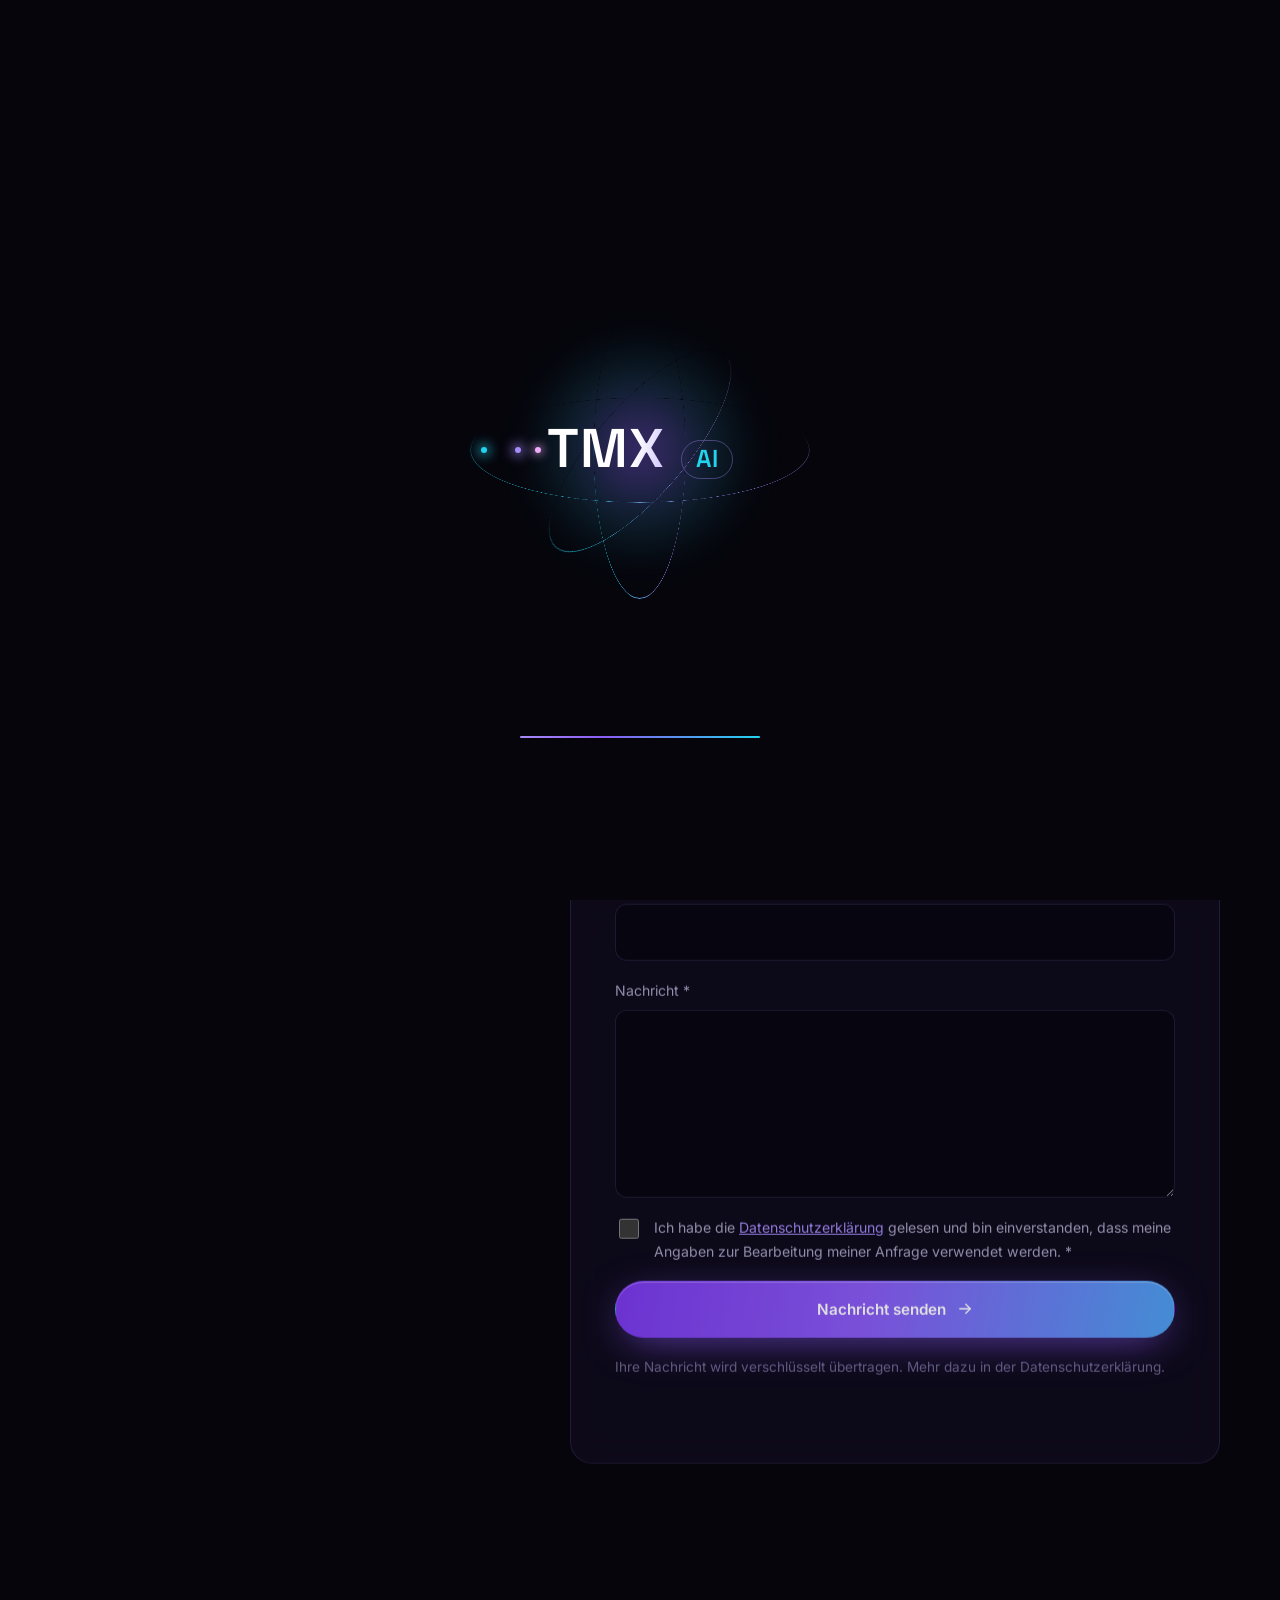
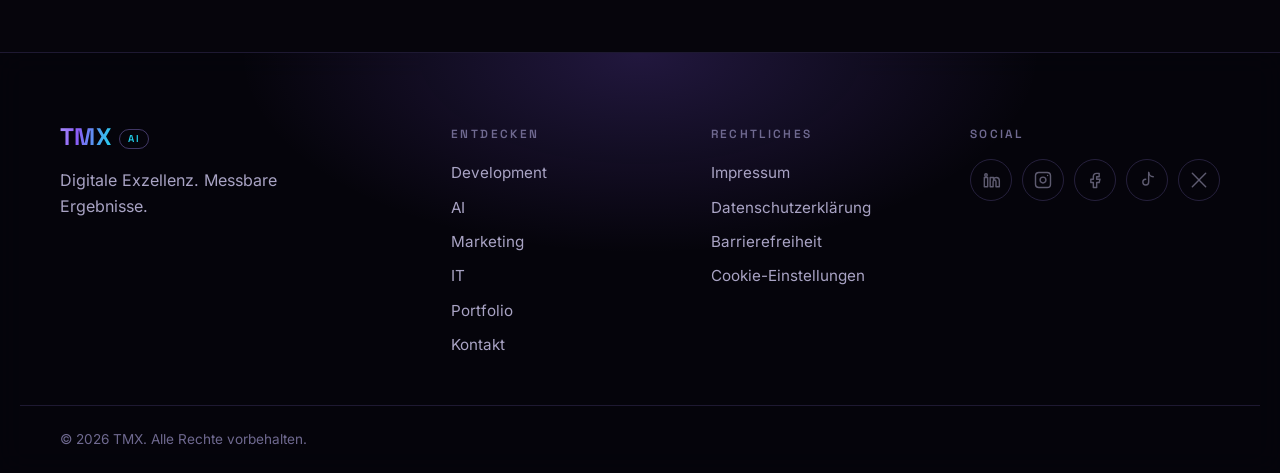
<file: kontakt.html>
<!doctype html>
<html lang="de">
<head>
  <meta charset="utf-8">
  <meta name="viewport" content="width=device-width, initial-scale=1, viewport-fit=cover">
  <meta http-equiv="Content-Security-Policy" content="default-src 'self'; script-src 'self'; style-src 'self'; img-src 'self' data:; font-src 'self'; connect-src 'self' https://api.web3forms.com; media-src 'self'; object-src 'none'; base-uri 'none'; form-action 'none'; frame-src 'none'; worker-src 'self'; manifest-src 'self'; upgrade-insecure-requests; require-trusted-types-for 'script'; trusted-types 'none'">
  <meta name="referrer" content="strict-origin-when-cross-origin">
  <meta name="color-scheme" content="dark">
  <meta name="theme-color" content="#06050c">
  <title>Kontakt — TMX AI</title>
  <meta name="description" content="Kontakt zu TMX – Antwort innerhalb von 24 Stunden.">
  <meta property="og:title" content="Kontakt — TMX AI">
  <meta property="og:description" content="Kontakt zu TMX – Antwort innerhalb von 24 Stunden.">
  <meta property="og:type" content="website">
  <link rel="icon" href="assets/img/favicon.svg" type="image/svg+xml">
  <link rel="preload" href="assets/fonts/space-grotesk-latin-wght-normal.woff2" as="font" type="font/woff2" crossorigin>
  <link rel="preload" href="assets/fonts/inter-latin-wght-normal.woff2" as="font" type="font/woff2" crossorigin>
  <link rel="stylesheet" href="assets/css/main.css">
  <script src="content/site-content.js" defer></script>
  <script src="assets/vendor/gsap.min.js" defer></script>
  <script src="assets/vendor/ScrollTrigger.min.js" defer></script>
  <script src="assets/js/main.js" type="module"></script>
</head>
<body data-page="contact">
  <div class="preloader" id="preloader" aria-hidden="true"><div class="pl"><div class="pl__glow"></div><div class="pl__orb"><i></i><i></i><i></i><b></b><b></b><b></b></div><div class="preloader__mark"><span>TMX</span><span>AI</span></div></div><div class="preloader__bar"></div></div>
  <canvas id="world" aria-hidden="true"></canvas>
  <div class="grain" aria-hidden="true"></div>
  <header class="site-header" id="site-header"></header>
  <main id="main" tabindex="-1">
    <noscript><div class="container noscript"><h1>TMX AI</h1><p>Bitte aktivieren Sie JavaScript, um diese Website vollständig zu nutzen. · Please enable JavaScript to use this website.</p><p><a href="impressum.html">Impressum</a> · <a href="datenschutz.html">Datenschutz</a></p></div></noscript>
  </main>
  <footer class="site-footer" id="site-footer"></footer>
</body>
</html>
</file>
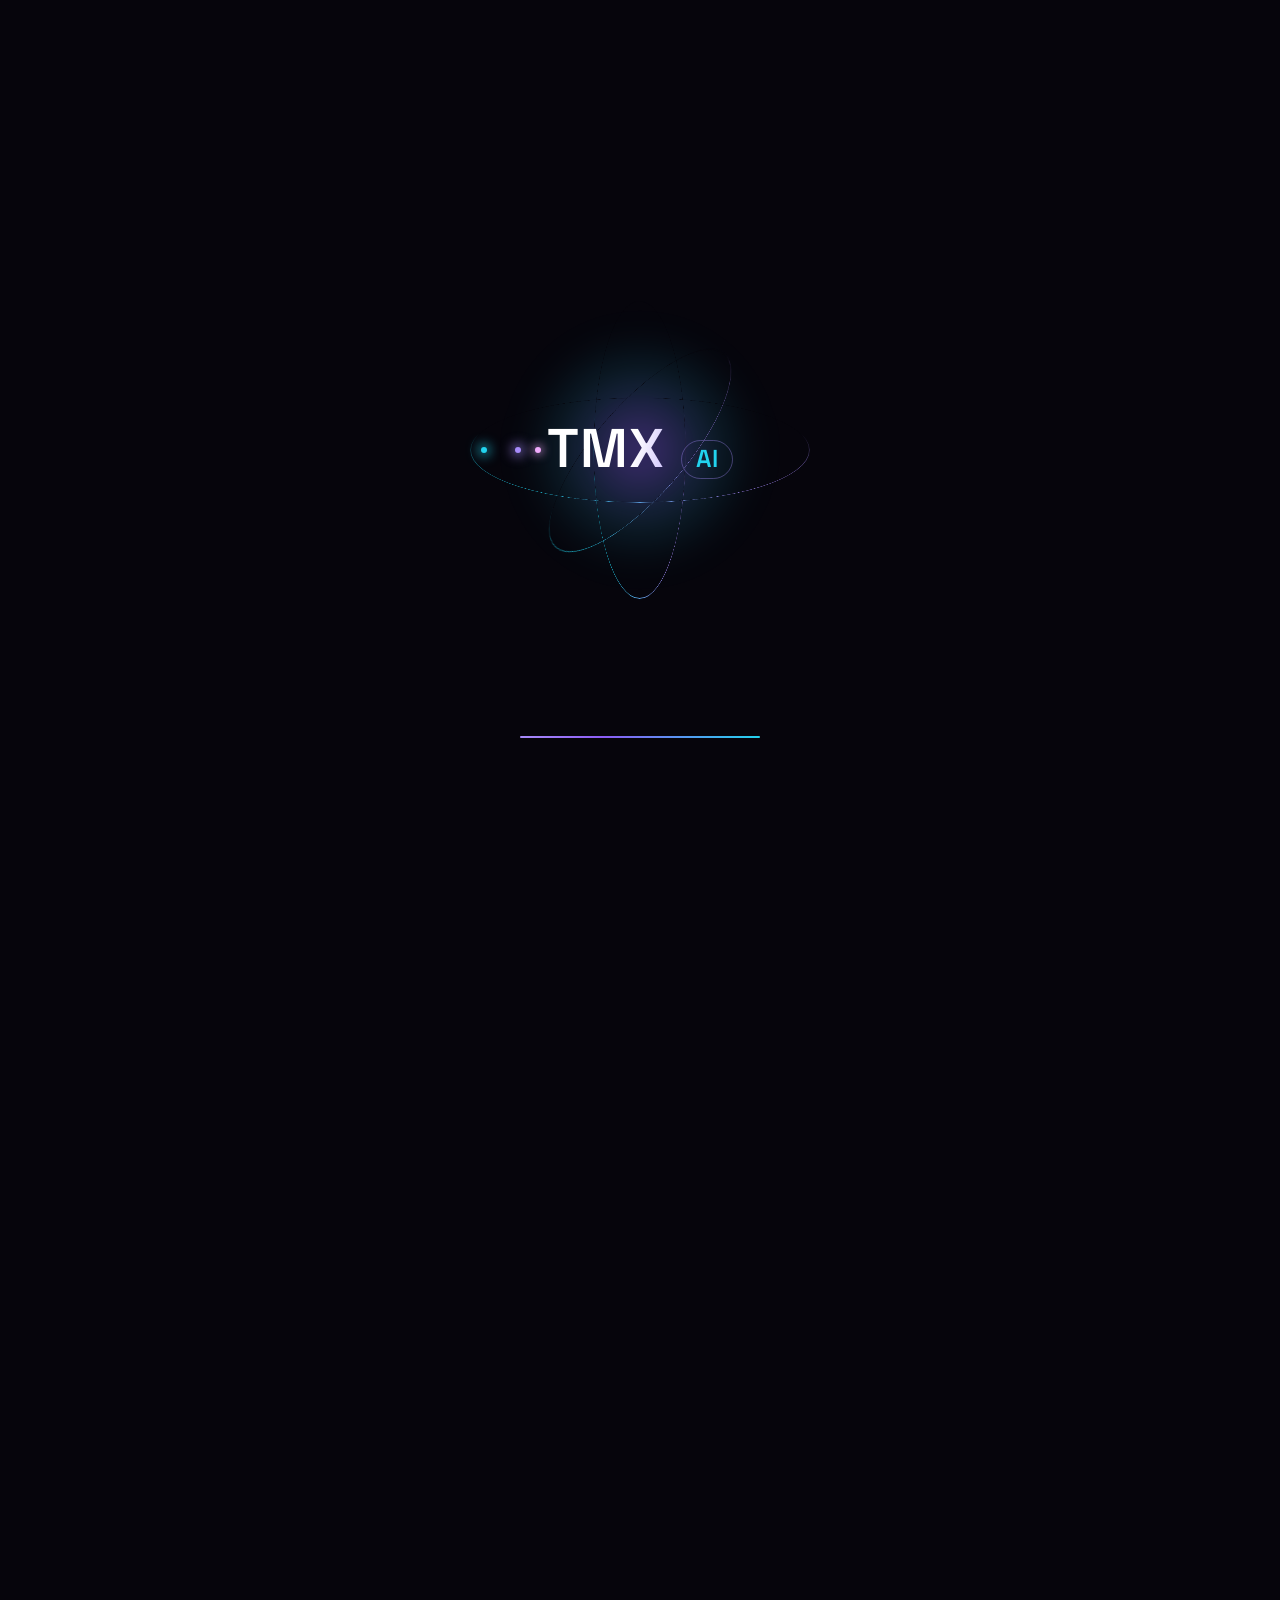
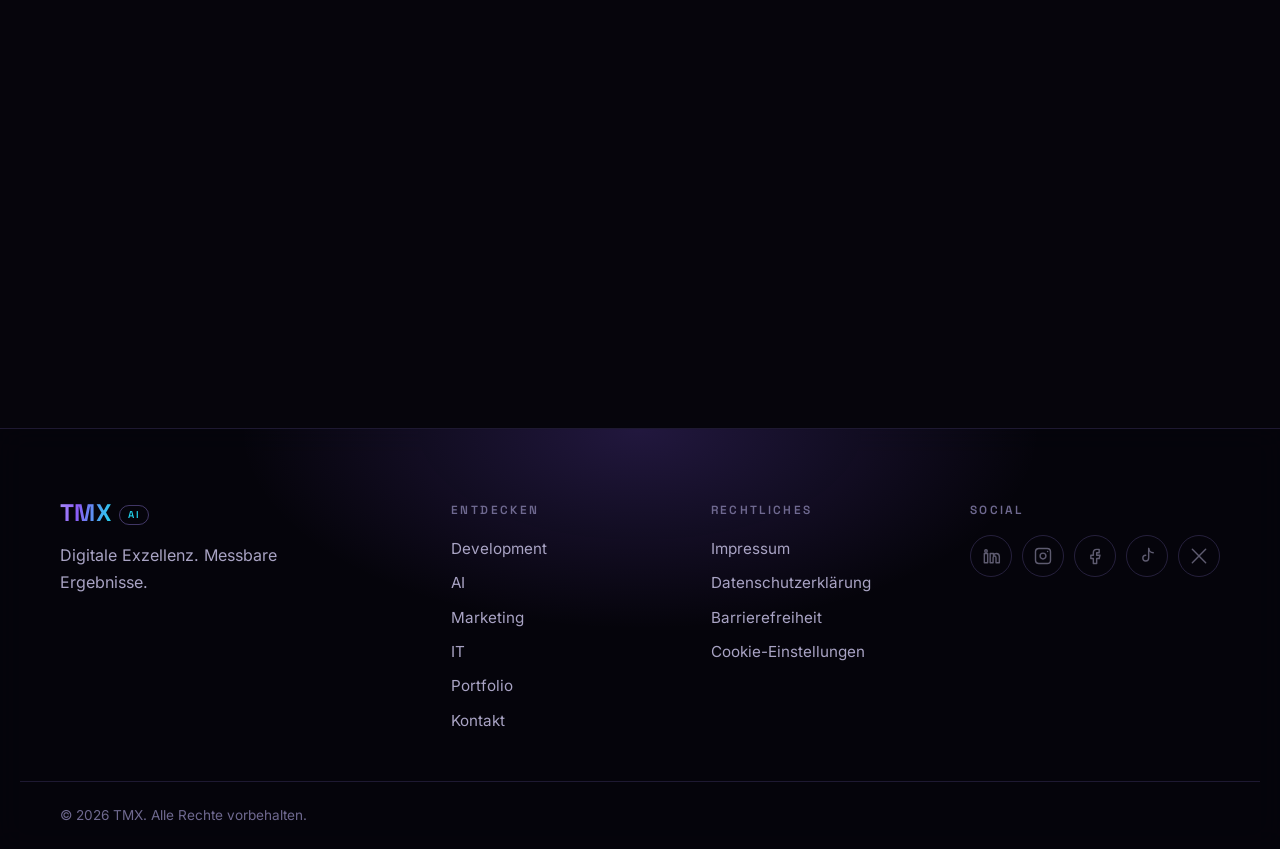
<file: marketing.html>
<!doctype html>
<html lang="de">
<head>
  <meta charset="utf-8">
  <meta name="viewport" content="width=device-width, initial-scale=1, viewport-fit=cover">
  <meta http-equiv="Content-Security-Policy" content="default-src 'self'; script-src 'self'; style-src 'self'; img-src 'self' data:; font-src 'self'; connect-src 'self' https://api.web3forms.com; media-src 'self'; object-src 'none'; base-uri 'none'; form-action 'none'; frame-src 'none'; worker-src 'self'; manifest-src 'self'; upgrade-insecure-requests; require-trusted-types-for 'script'; trusted-types 'none'">
  <meta name="referrer" content="strict-origin-when-cross-origin">
  <meta name="color-scheme" content="dark">
  <meta name="theme-color" content="#06050c">
  <title>Digitales Marketing — TMX AI</title>
  <meta name="description" content="Automatisierung, Datenanalyse, KI-Content und Media Buying – von TMX.">
  <meta property="og:title" content="Digitales Marketing — TMX AI">
  <meta property="og:description" content="Automatisierung, Datenanalyse, KI-Content und Media Buying – von TMX.">
  <meta property="og:type" content="website">
  <link rel="icon" href="assets/img/favicon.svg" type="image/svg+xml">
  <link rel="preload" href="assets/fonts/space-grotesk-latin-wght-normal.woff2" as="font" type="font/woff2" crossorigin>
  <link rel="preload" href="assets/fonts/inter-latin-wght-normal.woff2" as="font" type="font/woff2" crossorigin>
  <link rel="stylesheet" href="assets/css/main.css">
  <link rel="stylesheet" href="assets/css/demos.css">
  <script src="content/site-content.js" defer></script>
  <script src="assets/vendor/gsap.min.js" defer></script>
  <script src="assets/vendor/ScrollTrigger.min.js" defer></script>
  <script src="assets/js/main.js" type="module"></script>
</head>
<body data-page="marketing">
  <div class="preloader" id="preloader" aria-hidden="true"><div class="pl"><div class="pl__glow"></div><div class="pl__orb"><i></i><i></i><i></i><b></b><b></b><b></b></div><div class="preloader__mark"><span>TMX</span><span>AI</span></div></div><div class="preloader__bar"></div></div>
  <canvas id="world" aria-hidden="true"></canvas>
  <div class="grain" aria-hidden="true"></div>
  <header class="site-header" id="site-header"></header>
  <main id="main" tabindex="-1">
    <noscript><div class="container noscript"><h1>TMX AI</h1><p>Bitte aktivieren Sie JavaScript, um diese Website vollständig zu nutzen. · Please enable JavaScript to use this website.</p><p><a href="impressum.html">Impressum</a> · <a href="datenschutz.html">Datenschutz</a></p></div></noscript>
  </main>
  <footer class="site-footer" id="site-footer"></footer>
</body>
</html>
</file>
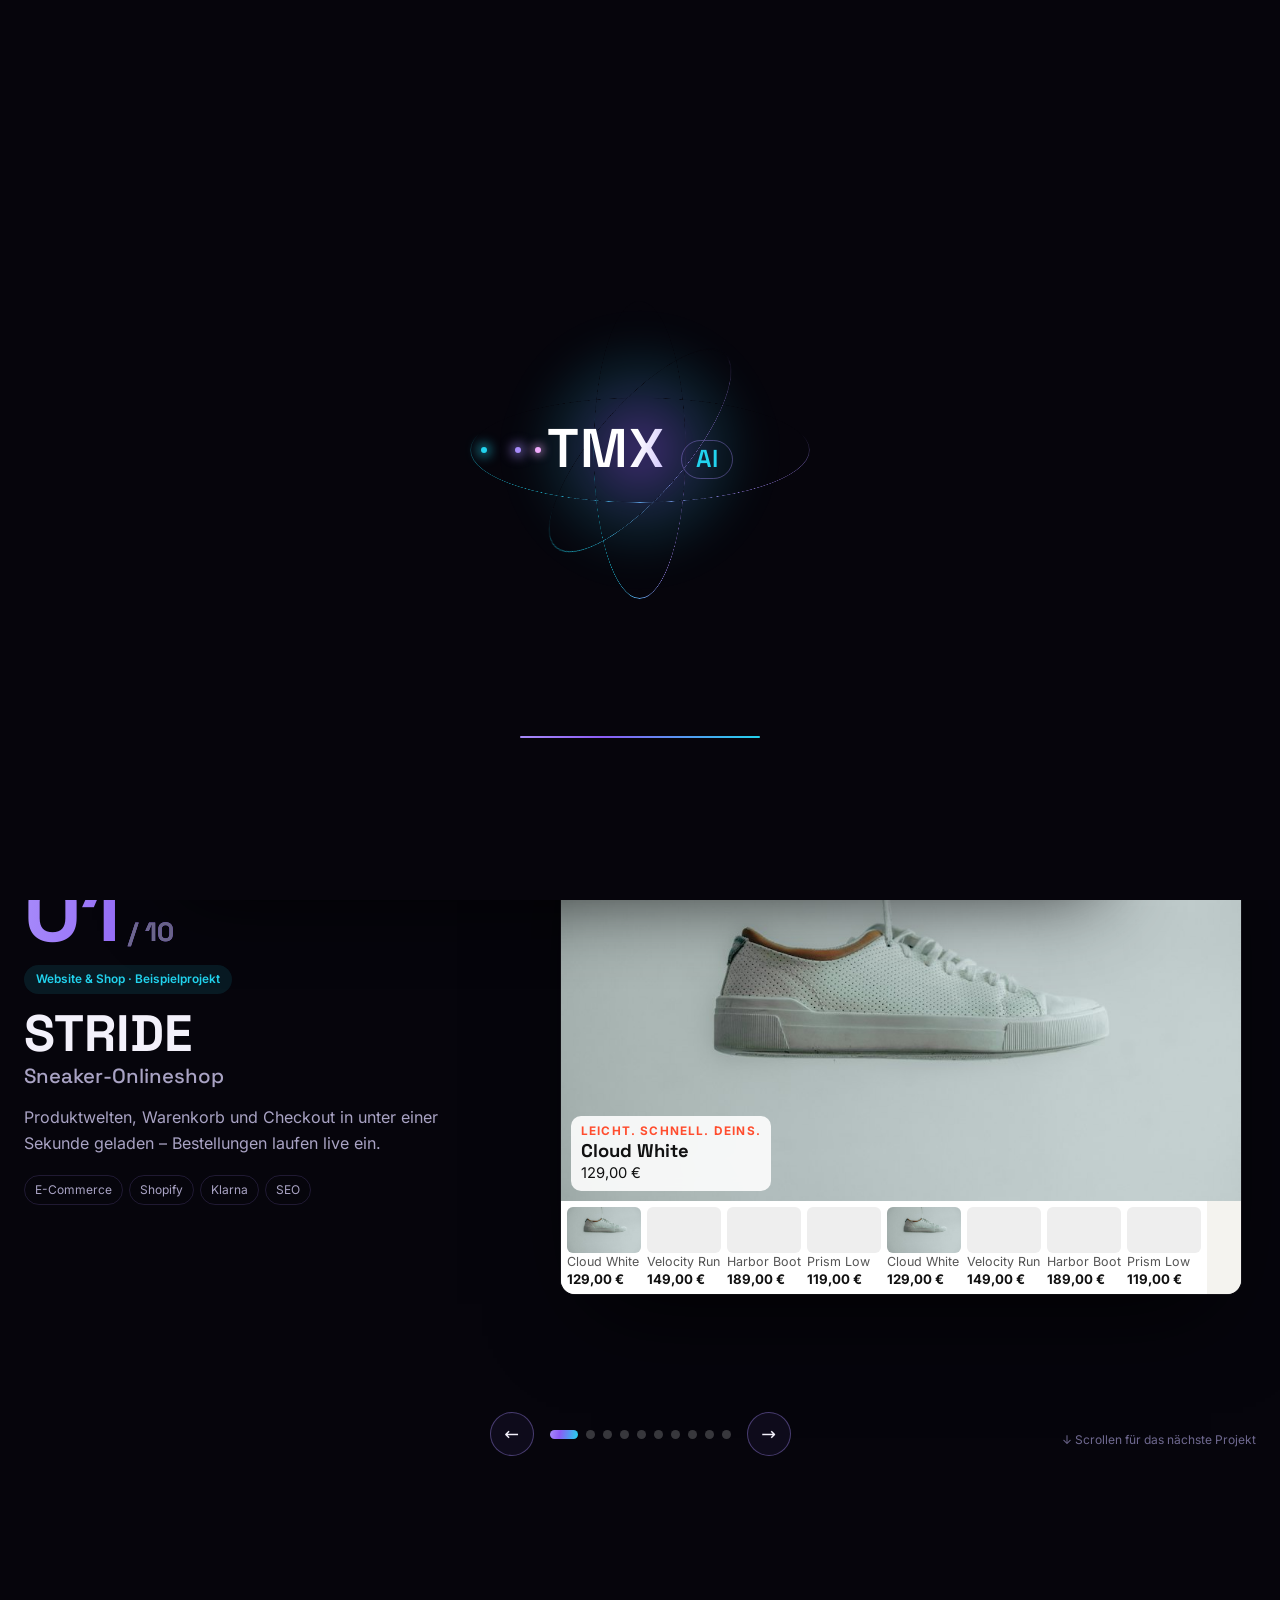
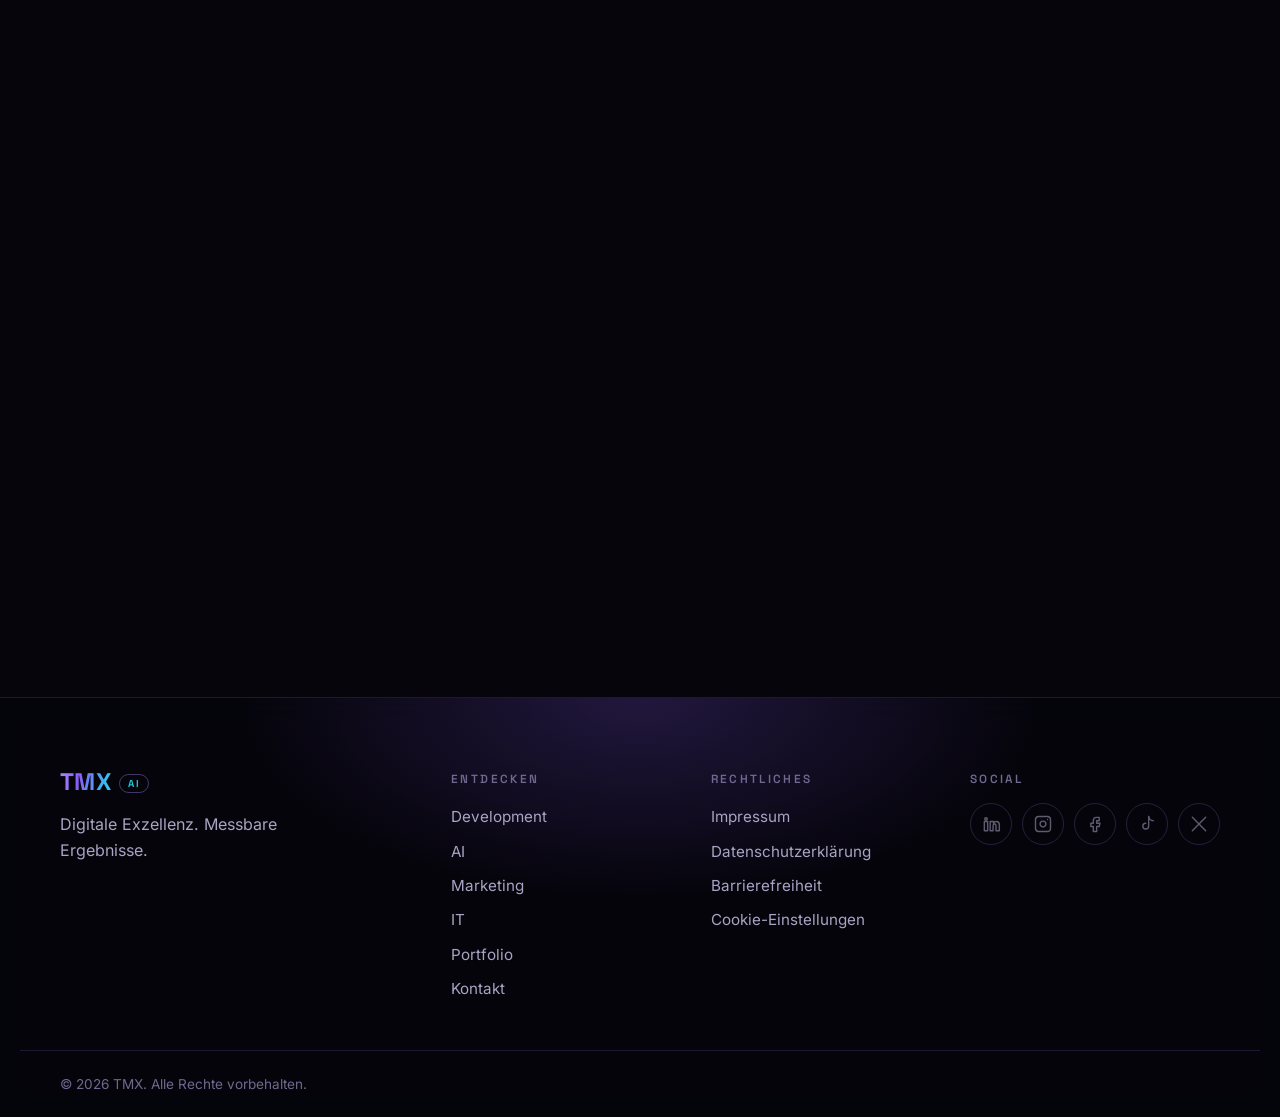
<file: portfolio.html>
<!doctype html>
<html lang="de">
<head>
  <meta charset="utf-8">
  <meta name="viewport" content="width=device-width, initial-scale=1, viewport-fit=cover">
  <meta http-equiv="Content-Security-Policy" content="default-src 'self'; script-src 'self'; style-src 'self'; img-src 'self' data:; font-src 'self'; connect-src 'self' https://api.web3forms.com; media-src 'self'; object-src 'none'; base-uri 'none'; form-action 'none'; frame-src 'none'; worker-src 'self'; manifest-src 'self'; upgrade-insecure-requests; require-trusted-types-for 'script'; trusted-types 'none'">
  <meta name="referrer" content="strict-origin-when-cross-origin">
  <meta name="color-scheme" content="dark">
  <meta name="theme-color" content="#06050c">
  <title>Portfolio — TMX AI</title>
  <meta name="description" content="Ausgewählte Projekte von TMX.">
  <meta property="og:title" content="Portfolio — TMX AI">
  <meta property="og:description" content="Ausgewählte Projekte von TMX.">
  <meta property="og:type" content="website">
  <link rel="icon" href="assets/img/favicon.svg" type="image/svg+xml">
  <link rel="preload" href="assets/fonts/space-grotesk-latin-wght-normal.woff2" as="font" type="font/woff2" crossorigin>
  <link rel="preload" href="assets/fonts/inter-latin-wght-normal.woff2" as="font" type="font/woff2" crossorigin>
  <link rel="stylesheet" href="assets/css/main.css">
  <script src="content/site-content.js" defer></script>
  <script src="assets/vendor/gsap.min.js" defer></script>
  <script src="assets/vendor/ScrollTrigger.min.js" defer></script>
  <script src="assets/js/main.js" type="module"></script>
</head>
<body data-page="portfolio">
  <div class="preloader" id="preloader" aria-hidden="true"><div class="pl"><div class="pl__glow"></div><div class="pl__orb"><i></i><i></i><i></i><b></b><b></b><b></b></div><div class="preloader__mark"><span>TMX</span><span>AI</span></div></div><div class="preloader__bar"></div></div>
  <canvas id="world" aria-hidden="true"></canvas>
  <div class="grain" aria-hidden="true"></div>
  <header class="site-header" id="site-header"></header>
  <main id="main" tabindex="-1">
    <noscript><div class="container noscript"><h1>TMX AI</h1><p>Bitte aktivieren Sie JavaScript, um diese Website vollständig zu nutzen. · Please enable JavaScript to use this website.</p><p><a href="impressum.html">Impressum</a> · <a href="datenschutz.html">Datenschutz</a></p></div></noscript>
  </main>
  <footer class="site-footer" id="site-footer"></footer>
</body>
</html>
</file>
<file: assets/css/main.css>
/* ==========================================================================
   TMX AI — design system
   Colours live in :root so the whole palette can be swapped in one place.
   ========================================================================== */

@font-face { font-family: 'Space Grotesk'; font-style: normal; font-display: swap; font-weight: 300 700; src: url('../fonts/space-grotesk-latin-wght-normal.woff2') format('woff2'); unicode-range: U+0000-00FF, U+0131, U+0152-0153, U+02BB-02BC, U+02C6, U+02DA, U+02DC, U+0304, U+0308, U+0329, U+2000-206F, U+20AC, U+2122, U+2191, U+2193, U+2212, U+2215, U+FEFF, U+FFFD; }
@font-face { font-family: 'Space Grotesk'; font-style: normal; font-display: swap; font-weight: 300 700; src: url('../fonts/space-grotesk-latin-ext-wght-normal.woff2') format('woff2'); unicode-range: U+0100-02BA, U+02BD-02C5, U+02C7-02CC, U+02CE-02D7, U+02DD-02FF, U+0304, U+0308, U+0329, U+1D00-1DBF, U+1E00-1E9F, U+1EF2-1EFF, U+2020, U+20A0-20AB, U+20AD-20C0, U+2113, U+2C60-2C7F, U+A720-A7FF; }
@font-face { font-family: 'Inter'; font-style: normal; font-display: swap; font-weight: 100 900; src: url('../fonts/inter-latin-wght-normal.woff2') format('woff2'); unicode-range: U+0000-00FF, U+0131, U+0152-0153, U+02BB-02BC, U+02C6, U+02DA, U+02DC, U+0304, U+0308, U+0329, U+2000-206F, U+20AC, U+2122, U+2191, U+2193, U+2212, U+2215, U+FEFF, U+FFFD; }
@font-face { font-family: 'Inter'; font-style: normal; font-display: swap; font-weight: 100 900; src: url('../fonts/inter-latin-ext-wght-normal.woff2') format('woff2'); unicode-range: U+0100-02BA, U+02BD-02C5, U+02C7-02CC, U+02CE-02D7, U+02DD-02FF, U+0304, U+0308, U+0329, U+1D00-1DBF, U+1E00-1E9F, U+1EF2-1EFF, U+2020, U+20A0-20AB, U+20AD-20C0, U+2113, U+2C60-2C7F, U+A720-A7FF; }
@font-face { font-family: 'Inter'; font-style: normal; font-display: swap; font-weight: 100 900; src: url('../fonts/inter-cyrillic-wght-normal.woff2') format('woff2'); unicode-range: U+0301, U+0400-045F, U+0490-0491, U+04B0-04B1, U+2116; }
@font-face { font-family: 'Inter'; font-style: normal; font-display: swap; font-weight: 100 900; src: url('../fonts/inter-cyrillic-ext-wght-normal.woff2') format('woff2'); unicode-range: U+0460-052F, U+1C80-1C8A, U+20B4, U+2DE0-2DFF, U+A640-A69F, U+FE2E-FE2F; }

:root {
  --c-bg: #06050c;
  --c-bg-2: #0c0a18;
  --c-surface: rgba(22, 18, 40, 0.55);
  --c-surface-solid: #120f22;
  --c-border: rgba(167, 139, 250, 0.16);
  --c-border-strong: rgba(167, 139, 250, 0.38);
  --c-text: #f3f1fb;
  --c-muted: #a9a3c4;
  --c-faint: #6f6990;
  --c-violet: #8b5cf6;
  --c-violet-2: #a78bfa;
  --c-cyan: #22d3ee;
  --c-pink: #f0abfc;
  --grad: linear-gradient(100deg, #a78bfa 0%, #8b5cf6 35%, #22d3ee 100%);
  --grad-btn: linear-gradient(100deg, #7c3aed 0%, #8b5cf6 45%, #22d3ee 140%);

  --f-display: 'Space Grotesk', 'Inter', system-ui, sans-serif;
  --f-body: 'Inter', system-ui, -apple-system, 'Segoe UI', sans-serif;

  --radius: 22px;
  --radius-s: 14px;
  --container: 1240px;
  --gutter: clamp(16px, 4vw, 40px);
  --header-h: 76px;
  --ease: cubic-bezier(.2, .8, .2, 1);
  color-scheme: dark;
}

*, *::before, *::after { box-sizing: border-box; }
[hidden] { display: none !important; }
html { -webkit-text-size-adjust: 100%; scroll-behavior: smooth; scroll-padding-top: calc(var(--header-h) + 12px); }
html.menu-open { overflow: hidden; }
body {
  margin: 0;
  background: var(--c-bg);
  color: var(--c-text);
  font: 400 1rem/1.65 var(--f-body);
  -webkit-font-smoothing: antialiased;
  overflow-x: hidden;
  min-height: 100vh;
}
body::before {
  /* Soft colour wash behind the 3D canvas. */
  content: '';
  position: fixed; inset: 0; z-index: -2; pointer-events: none;
  background:
    radial-gradient(60vw 50vh at 80% 10%, rgba(139, 92, 246, .16), transparent 70%),
    radial-gradient(50vw 40vh at 10% 90%, rgba(34, 211, 238, .08), transparent 70%),
    var(--c-bg);
}
img, svg { display: block; max-width: 100%; }
a { color: inherit; }
button, input, select, textarea { font: inherit; color: inherit; }
::selection { background: rgba(139, 92, 246, .45); color: #fff; }
:focus-visible { outline: 2px solid var(--c-cyan); outline-offset: 3px; border-radius: 6px; }

.icon { fill: none; stroke: currentColor; stroke-width: 1.7; stroke-linecap: round; stroke-linejoin: round; flex: none; }
.container { width: 100%; max-width: var(--container); margin: 0 auto; padding: 0 var(--gutter); }
.container--narrow { max-width: 820px; }
.muted { color: var(--c-faint); }
.center { display: flex; justify-content: center; margin-top: 48px; }

#world {
  position: fixed; inset: 0; width: 100vw; height: 100vh; z-index: -1; pointer-events: none;
}
.grain {
  position: fixed; inset: 0; z-index: -1; pointer-events: none; opacity: .5;
  background-image: radial-gradient(rgba(255,255,255,.035) 1px, transparent 1px);
  background-size: 3px 3px;
}

/* ---------- Preloader ---------- */
.preloader {
  position: fixed; inset: 0; z-index: 100; display: grid; place-items: center;
  background: var(--c-bg); transition: opacity .7s var(--ease), visibility .7s;
}
.preloader.is-done { opacity: 0; visibility: hidden; }
.preloader.is-done .pl { transform: scale(1.35); filter: blur(6px); }
/* Light CSS-only 3D: a gyroscope of three tilted rings with orbiting sparks.
   Only transform/opacity animate, so it stays on the compositor and costs almost nothing. */
.pl { position: relative; display: grid; place-items: center; width: min(340px, 78vw); aspect-ratio: 1; perspective: 900px; transition: transform .8s var(--ease), filter .8s var(--ease); }
.pl > * { grid-area: 1 / 1; }
.pl__glow { width: 70%; aspect-ratio: 1; border-radius: 50%; background: radial-gradient(circle, rgba(139,92,246,.45), rgba(34,211,238,.12) 45%, transparent 70%); filter: blur(18px); animation: plPulse 2.4s ease-in-out infinite; }
.pl__orb { position: relative; width: 100%; height: 100%; transform-style: preserve-3d; animation: plSpin 9s linear infinite, plIn 1s var(--ease) both; }
.pl__orb i { position: absolute; inset: 0; border-radius: 50%; border: 1.5px solid transparent; transform-style: preserve-3d;
  background: linear-gradient(var(--c-bg), var(--c-bg)) padding-box, conic-gradient(from 0deg, transparent 0 20%, rgba(167,139,250,.9), rgba(34,211,238,.9), transparent 80%) border-box;
  -webkit-mask: radial-gradient(farthest-side, transparent calc(100% - 2px), #000 calc(100% - 1.5px)); mask: radial-gradient(farthest-side, transparent calc(100% - 2px), #000 calc(100% - 1.5px)); }
.pl__orb i:nth-child(1) { transform: rotateX(72deg); animation: plRing 3.2s linear infinite; --t: rotateX(72deg); }
.pl__orb i:nth-child(2) { transform: rotateY(72deg); animation: plRing 4.4s linear infinite reverse; --t: rotateY(72deg); inset: 6%; }
.pl__orb i:nth-child(3) { transform: rotateX(60deg) rotateY(-45deg); animation: plRing 5.6s linear infinite; --t: rotateX(60deg) rotateY(-45deg); inset: 12%; }
.pl__orb b { position: absolute; inset: 4%; transform-style: preserve-3d; --t: rotateX(70deg); animation: plRing 3s linear infinite; }
.pl__orb b::after { content: ''; position: absolute; left: -3px; top: 50%; width: 6px; height: 6px; margin-top: -3px; border-radius: 50%; background: var(--c-cyan); box-shadow: 0 0 12px 3px rgba(34,211,238,.7); }
.pl__orb b:nth-of-type(2) { inset: 14%; --t: rotateY(65deg) rotateX(20deg); animation-duration: 4.2s; animation-direction: reverse; }
.pl__orb b:nth-of-type(2)::after { background: var(--c-violet-2); box-shadow: 0 0 12px 3px rgba(167,139,250,.75); }
.pl__orb b:nth-of-type(3) { inset: 20%; --t: rotateX(50deg) rotateY(-40deg); animation-duration: 5.4s; animation-delay: -2s; }
.pl__orb b:nth-of-type(3)::after { background: var(--c-pink); box-shadow: 0 0 10px 2px rgba(240,171,252,.7); }
.pl .preloader__mark { position: relative; z-index: 1; animation: plMark 1.1s var(--ease) .15s both; }
.pl .preloader__mark span:first-child { background: linear-gradient(100deg, #fff 30%, #c4b5fd 45%, #67e8f9 55%, #fff 70%); background-size: 250% 100%; -webkit-background-clip: text; background-clip: text; color: transparent; animation: plShine 2.4s ease-in-out .6s infinite; }
@keyframes plSpin { to { transform: rotateY(360deg) rotateX(20deg); } }
@keyframes plIn { from { opacity: 0; scale: .6; } }
@keyframes plRing { from { transform: var(--t) rotateZ(0); } to { transform: var(--t) rotateZ(360deg); } }
@keyframes plPulse { 50% { opacity: .55; transform: scale(.88); } }
@keyframes plMark { from { opacity: 0; letter-spacing: .4em; filter: blur(8px); } }
@keyframes plShine { from { background-position: 100% 0; } to { background-position: -50% 0; } }
.preloader__mark { font: 600 clamp(2rem, 6vw, 3.4rem)/1 var(--f-display); letter-spacing: .02em; display: flex; gap: .3em; align-items: baseline; }
.preloader__mark span:last-child { font-size: .45em; padding: .25em .55em; border-radius: 99px; border: 1px solid var(--c-border-strong); color: var(--c-cyan); }
.preloader__bar { position: absolute; bottom: 18vh; width: min(240px, 60vw); height: 2px; background: rgba(255,255,255,.08); overflow: hidden; border-radius: 2px; }
.preloader__bar::after { content: ''; position: absolute; inset: 0; background: var(--grad); transform-origin: left; animation: load 1.2s var(--ease) forwards; }
@keyframes load { from { transform: scaleX(0); } to { transform: scaleX(1); } }

/* ---------- Header ---------- */
.skip {
  position: fixed; top: 10px; left: 10px; z-index: 60; padding: 10px 16px; border-radius: 10px;
  background: var(--c-text); color: var(--c-bg); font-weight: 600; text-decoration: none;
  transform: translateY(-160%); transition: transform .2s;
}
.skip:focus { transform: none; }
.site-header { position: fixed; inset: 0 0 auto; z-index: 50; }
.header__bar {
  position: relative; z-index: 2;
  display: flex; align-items: center; gap: 24px; height: var(--header-h);
  padding: 0 var(--gutter); max-width: 1440px; margin: 0 auto;
  transition: background .4s, border-color .4s, backdrop-filter .4s;
  border-bottom: 1px solid transparent;
}
.site-header.is-scrolled .header__bar,
.site-header.is-open .header__bar {
  background: rgba(6, 5, 12, .72); backdrop-filter: blur(18px) saturate(140%); -webkit-backdrop-filter: blur(18px) saturate(140%);
  border-color: var(--c-border);
}
.site-header.is-scrolled .header__bar { max-width: none; }
.header__brand { text-decoration: none; display: inline-flex; }
.brand { display: inline-flex; align-items: baseline; gap: 8px; font: 700 1.5rem/1 var(--f-display); letter-spacing: .02em; }
.brand__name { background: var(--grad); -webkit-background-clip: text; background-clip: text; color: transparent; }
.brand__suffix { font-size: .62rem; font-weight: 600; letter-spacing: .12em; padding: 4px 8px; border-radius: 99px; border: 1px solid var(--c-border-strong); color: var(--c-cyan); transform: translateY(-3px); }

.nav { margin-left: auto; }
.nav__list { display: flex; gap: 4px; list-style: none; margin: 0; padding: 4px; border-radius: 99px; border: 1px solid var(--c-border); background: rgba(12, 10, 24, .5); backdrop-filter: blur(10px); -webkit-backdrop-filter: blur(10px); }
.nav__link {
  display: block; padding: 8px 14px; border-radius: 99px; text-decoration: none; font-size: .9rem; color: var(--c-muted);
  transition: color .25s, background .25s;
}
.nav__link:hover { color: var(--c-text); background: rgba(139, 92, 246, .12); }
.nav__link[aria-current='page'] { color: #fff; background: rgba(139, 92, 246, .28); box-shadow: inset 0 0 0 1px var(--c-border-strong); }
.nav__link--service { font-weight: 600; letter-spacing: .01em; }

.header__tools { display: flex; align-items: center; gap: 12px; margin-left: 12px; }
.lang { display: flex; padding: 3px; border-radius: 99px; border: 1px solid var(--c-border); background: rgba(12, 10, 24, .5); }
.lang__btn { border: 0; background: none; cursor: pointer; padding: 6px 10px; border-radius: 99px; font-size: .74rem; font-weight: 600; letter-spacing: .06em; color: var(--c-faint); transition: background .25s, color .25s; }
.lang__btn:hover { color: var(--c-text); }
.lang__btn[aria-pressed='true'] { background: var(--grad-btn); color: #fff; }

.burger {
  width: 46px; height: 46px; border-radius: 50%; border: 1px solid var(--c-border-strong); background: rgba(12, 10, 24, .6);
  display: grid; place-content: center; gap: 5px; cursor: pointer; transition: border-color .3s, background .3s;
}
.burger:hover { background: rgba(139, 92, 246, .2); }
.burger span { display: block; width: 18px; height: 1.6px; background: currentColor; border-radius: 2px; transition: transform .4s var(--ease), opacity .3s; }
.burger span:nth-child(2) { width: 12px; margin-left: auto; }
.is-open .burger span:nth-child(1) { transform: translateY(6.6px) rotate(45deg); }
.is-open .burger span:nth-child(2) { opacity: 0; }
.is-open .burger span:nth-child(3) { transform: translateY(-6.6px) rotate(-45deg); }

/* Side menu with the specialties */
.menu-panel {
  position: fixed; inset: 0; z-index: 1; overflow-y: auto;
  padding: calc(var(--header-h) + 32px) 0 48px;
  background: rgba(6, 5, 12, .9); backdrop-filter: blur(24px); -webkit-backdrop-filter: blur(24px);
  opacity: 0; transition: opacity .45s var(--ease);
}
.menu-panel.is-visible { opacity: 1; }
.menu-panel__inner { display: grid; grid-template-columns: 1.6fr 1fr; gap: clamp(32px, 6vw, 96px); }
.spec-list, .menu-panel__links, .menu-panel__legal { list-style: none; margin: 0; padding: 0; }
.spec-list li { opacity: 0; transform: translateY(24px); transition: opacity .5s var(--ease), transform .6s var(--ease); }
.menu-panel.is-visible .spec-list li { opacity: 1; transform: none; }
.menu-panel.is-visible .spec-list li:nth-child(2) { transition-delay: .06s; }
.menu-panel.is-visible .spec-list li:nth-child(3) { transition-delay: .12s; }
.menu-panel.is-visible .spec-list li:nth-child(4) { transition-delay: .18s; }
.spec {
  display: grid; grid-template-columns: auto auto 1fr auto; align-items: center; gap: 20px;
  padding: 22px 8px; border-bottom: 1px solid var(--c-border); text-decoration: none;
  transition: padding .35s var(--ease), background .35s;
}
.spec:hover, .spec:focus-visible, .spec[aria-current='page'] { padding-left: 20px; background: linear-gradient(90deg, rgba(139, 92, 246, .14), transparent); }
.spec__num { font: 500 .8rem/1 var(--f-display); color: var(--c-faint); }
.spec__icon { width: 52px; height: 52px; border-radius: 16px; display: grid; place-items: center; color: var(--c-cyan); background: rgba(139, 92, 246, .12); border: 1px solid var(--c-border); }
.spec__text { display: grid; gap: 4px; }
.spec__title { font: 600 clamp(1.5rem, 3.2vw, 2.4rem)/1.1 var(--f-display); letter-spacing: -.01em; }
.spec__tagline { color: var(--c-muted); font-size: .95rem; }
.spec__arrow { color: var(--c-violet-2); transition: transform .35s var(--ease); }
.spec:hover .spec__arrow { transform: translateX(6px); }
.menu-panel__links a { display: block; padding: 10px 0; font: 500 1.3rem/1.3 var(--f-display); text-decoration: none; color: var(--c-muted); transition: color .2s; }
.menu-panel__links a:hover, .menu-panel__links a[aria-current='page'] { color: var(--c-text); }
.menu-panel__legal { margin-top: 32px; display: flex; gap: 20px; flex-wrap: wrap; font-size: .85rem; }
.menu-panel__legal a { color: var(--c-faint); }

/* ---------- Type ---------- */
.eyebrow { margin: 0 0 18px; font: 600 .74rem/1.5 var(--f-display); letter-spacing: .22em; text-transform: uppercase; color: var(--c-violet-2); }
.section-title {
  margin: 0; font: 600 clamp(2.2rem, 5.4vw, 4.4rem)/1.04 var(--f-display); letter-spacing: -.025em;
  background: linear-gradient(90deg, var(--c-text) 50%, rgba(243, 241, 251, .28) 50%);
  background-size: 200% 100%; background-position-x: 0%;
  -webkit-background-clip: text; background-clip: text; color: transparent;
}
.section-title .accent, .hero__line--accent .word__inner { background: var(--grad); -webkit-background-clip: text; background-clip: text; color: transparent; }
.section-head { margin-bottom: clamp(32px, 5vw, 64px); max-width: 860px; }
.lead { font-size: clamp(1.05rem, 1.6vw, 1.25rem); color: var(--c-muted); max-width: 640px; margin: -32px 0 48px; }
.prose p { color: var(--c-muted); font-size: 1.06rem; margin: 0 0 1.1em; max-width: 62ch; }

/* ---------- Buttons ---------- */
.btn {
  --tx: 0px; --ty: 0px;
  display: inline-flex; align-items: center; justify-content: center; gap: 10px;
  padding: 15px 26px; border-radius: 99px; border: 1px solid transparent;
  font-weight: 600; font-size: .95rem; text-decoration: none; cursor: pointer; white-space: nowrap;
  transform: translate(var(--tx), var(--ty)); transition: transform .35s var(--ease), box-shadow .35s, background .35s, border-color .35s;
}
.btn--primary { background: var(--grad-btn); color: #fff; box-shadow: 0 10px 40px -10px rgba(139, 92, 246, .8), inset 0 1px 0 rgba(255,255,255,.25); }
.btn--primary:hover { box-shadow: 0 16px 60px -10px rgba(139, 92, 246, 1), 0 0 0 4px rgba(139, 92, 246, .18); }
.btn--ghost { border-color: var(--c-border-strong); background: rgba(12, 10, 24, .5); backdrop-filter: blur(8px); }
.btn--ghost:hover { border-color: var(--c-violet-2); background: rgba(139, 92, 246, .14); }
.btn .icon { transition: transform .3s var(--ease); }
.btn:hover .icon { transform: translateX(4px); }
.btn--block { width: 100%; }

/* ---------- Hero ---------- */
.hero { position: relative; min-height: 100svh; display: flex; align-items: center; padding: calc(var(--header-h) + 40px) 0 96px; }
.hero--compact { min-height: 64svh; }
.hero--service { min-height: 88svh; }
.hero__inner { position: relative; }
.hero__title { margin: 0 0 28px; font: 600 clamp(2.8rem, 8.4vw, 7.2rem)/.98 var(--f-display); letter-spacing: -.035em; max-width: 14ch; }
.hero--compact .hero__title { font-size: clamp(2.4rem, 6.4vw, 5.2rem); max-width: 18ch; }
.hero__line { display: block; }
.word { display: inline-block; overflow: hidden; vertical-align: top; padding-bottom: .08em; margin-right: .22em; }
.word:last-child { margin-right: 0; }
.word__inner { display: inline-block; will-change: transform; }
.hero__text { max-width: 560px; font-size: clamp(1.05rem, 1.5vw, 1.22rem); color: var(--c-muted); margin: 0 0 40px; }
.hero__actions { display: flex; flex-wrap: wrap; gap: 14px; }
.back-link { display: inline-block; margin-bottom: 28px; color: var(--c-muted); text-decoration: none; font-size: .9rem; }
.back-link:hover { color: var(--c-text); }
.scroll-cue {
  position: absolute; left: 50%; bottom: 28px; transform: translateX(-50%);
  display: flex; flex-direction: column; align-items: center; gap: 10px;
  font-size: .68rem; letter-spacing: .3em; text-transform: uppercase; color: var(--c-faint); text-decoration: none;
}
.scroll-cue__line { width: 1px; height: 44px; background: linear-gradient(var(--c-violet-2), transparent); position: relative; overflow: hidden; }
.scroll-cue__line::after { content: ''; position: absolute; left: 0; top: -40%; width: 1px; height: 40%; background: #fff; animation: drip 2s var(--ease) infinite; }
@keyframes drip { to { top: 110%; } }

/* ---------- Sections ---------- */
.section { position: relative; padding: clamp(80px, 12vw, 160px) 0; }

.about__grid { display: grid; grid-template-columns: 1.3fr 1fr; gap: clamp(40px, 7vw, 120px); align-items: center; }
.stats { list-style: none; margin: 0; padding: 0; display: grid; grid-template-columns: 1fr 1fr; gap: 14px; }
.stat {
  padding: 28px 24px; border-radius: var(--radius); background: var(--c-surface); border: 1px solid var(--c-border);
  backdrop-filter: blur(14px); -webkit-backdrop-filter: blur(14px); display: grid; gap: 6px;
}
.stat__value { font: 600 clamp(2.2rem, 4vw, 3.2rem)/1 var(--f-display); background: var(--grad); -webkit-background-clip: text; background-clip: text; color: transparent; }
.stat__label { color: var(--c-muted); font-size: .92rem; }

/* Tilt cards */
[data-tilt] { --rx: 0deg; --ry: 0deg; --mx: 50%; --my: 50%; transform: perspective(900px) rotateX(var(--rx)) rotateY(var(--ry)); transition: transform .5s var(--ease); transform-style: preserve-3d; }

.svc-grid { list-style: none; margin: 0; padding: 0; display: grid; grid-template-columns: repeat(4, 1fr); gap: 16px; }
.svc-card { border-radius: var(--radius); }
.svc-card__link {
  position: relative; display: flex; flex-direction: column; gap: 14px; height: 100%; min-height: 340px; padding: 28px;
  border-radius: var(--radius); background: var(--c-surface); border: 1px solid var(--c-border); text-decoration: none; overflow: hidden;
  backdrop-filter: blur(14px); -webkit-backdrop-filter: blur(14px); transition: border-color .35s;
}
.svc-card__link:hover, .svc-card__link:focus-visible { border-color: var(--c-border-strong); }
.svc-card__glow { position: absolute; inset: 0; background: radial-gradient(320px circle at var(--mx) var(--my), rgba(139, 92, 246, .28), transparent 60%); opacity: 0; transition: opacity .4s; pointer-events: none; }
.svc-card__link:hover .svc-card__glow { opacity: 1; }
.svc-card__top { display: flex; justify-content: space-between; align-items: flex-start; }
.svc-card__icon { width: 56px; height: 56px; border-radius: 16px; display: grid; place-items: center; color: var(--c-cyan); background: rgba(139, 92, 246, .14); border: 1px solid var(--c-border); }
.svc-card__num { font: 500 .85rem/1 var(--f-display); color: var(--c-faint); }
.svc-card__title { margin-top: auto; font: 600 1.6rem/1.15 var(--f-display); letter-spacing: -.01em; }
.svc-card__tagline { color: var(--c-muted); font-size: .95rem; }
.svc-card__more { display: inline-flex; align-items: center; gap: 8px; font-size: .85rem; font-weight: 600; color: var(--c-violet-2); }
.svc-card__link:hover .svc-card__more .icon { transform: translateX(4px); transition: transform .3s var(--ease); }

/* Timeline */
.timeline { list-style: none; margin: 0; padding: 0; position: relative; display: grid; gap: 28px; max-width: 900px; }
.timeline__rail { position: absolute; left: 27px; top: 10px; bottom: 10px; width: 2px; background: rgba(167, 139, 250, .14); border-radius: 2px; }
.timeline__fill { position: absolute; inset: 0; background: var(--grad); transform-origin: top; border-radius: 2px; }
.timeline__step { display: grid; grid-template-columns: 56px 1fr; gap: 28px; align-items: start; }
.timeline__dot {
  position: relative; z-index: 1; width: 56px; height: 56px; border-radius: 50%; display: grid; place-items: center;
  font: 600 .9rem/1 var(--f-display); background: var(--c-bg-2); border: 1px solid var(--c-border-strong); color: var(--c-cyan);
  box-shadow: 0 0 0 6px var(--c-bg), 0 0 30px -4px rgba(139, 92, 246, .7);
}
.timeline__card { padding: 26px 28px; border-radius: var(--radius); background: var(--c-surface); border: 1px solid var(--c-border); backdrop-filter: blur(14px); -webkit-backdrop-filter: blur(14px); }
.timeline__card h3 { margin: 0 0 8px; font: 600 1.3rem/1.2 var(--f-display); }
.timeline__card p { margin: 0; color: var(--c-muted); }

/* Why */
.why-grid { list-style: none; margin: 0; padding: 0; display: grid; grid-template-columns: repeat(4, 1fr); gap: 16px; }
.why-card { padding: 32px; border-radius: var(--radius); background: var(--c-surface); border: 1px solid var(--c-border); backdrop-filter: blur(14px); -webkit-backdrop-filter: blur(14px); }
.why-card__icon { width: 52px; height: 52px; border-radius: 16px; display: grid; place-items: center; margin-bottom: 26px; color: #fff; background: var(--grad-btn); box-shadow: 0 10px 30px -10px rgba(139, 92, 246, .9); }
.why-card h3 { margin: 0 0 10px; font: 600 1.3rem/1.2 var(--f-display); }
.why-card p { margin: 0; color: var(--c-muted); }

/* Projects */
.projects { list-style: none; margin: 0; padding: 0; display: grid; grid-template-columns: repeat(3, 1fr); gap: 20px; }
.project__link {
  display: flex; flex-direction: column; height: 100%; border-radius: var(--radius); overflow: hidden; text-decoration: none;
  background: var(--c-surface); border: 1px solid var(--c-border); backdrop-filter: blur(14px); -webkit-backdrop-filter: blur(14px);
  transition: border-color .35s, box-shadow .35s;
}
a.project__link:hover { border-color: var(--c-border-strong); box-shadow: 0 30px 80px -30px rgba(139, 92, 246, .6); }
.project__frame { margin: 14px 14px 0; border-radius: 14px; overflow: hidden; background: #0a0816; border: 1px solid var(--c-border); }
.project__dots { display: flex; gap: 6px; padding: 10px 12px; border-bottom: 1px solid var(--c-border); }
.project__dots i { width: 8px; height: 8px; border-radius: 50%; background: rgba(255,255,255,.14); }
.project__img { width: 100%; aspect-ratio: 16 / 10; object-fit: cover; transition: transform .8s var(--ease); }
a.project__link:hover .project__img { transform: scale(1.05); }
.project__placeholder { aspect-ratio: 16 / 10; display: grid; place-items: center; font: 700 3rem/1 var(--f-display); letter-spacing: .04em; color: rgba(255,255,255,.85); }
.project__placeholder--0 { background: radial-gradient(circle at 30% 30%, #7c3aed, #1e1145 70%); }
.project__placeholder--1 { background: radial-gradient(circle at 70% 30%, #0891b2, #0b1d3a 70%); }
.project__placeholder--2 { background: radial-gradient(circle at 50% 70%, #c026d3, #2a0d3a 70%); }
.project__body { padding: 22px 24px 26px; display: grid; gap: 10px; }
.project__label { justify-self: start; font-size: .72rem; font-weight: 600; letter-spacing: .08em; text-transform: uppercase; padding: 5px 10px; border-radius: 99px; background: rgba(34, 211, 238, .1); color: var(--c-cyan); }
.project__title { margin: 0; font: 600 1.35rem/1.2 var(--f-display); }
.project__text { margin: 0; color: var(--c-muted); font-size: .95rem; }
.project__visit { display: inline-flex; align-items: center; gap: 8px; font-size: .88rem; font-weight: 600; color: var(--c-violet-2); }
.tags { list-style: none; margin: 4px 0 0; padding: 0; display: flex; flex-wrap: wrap; gap: 6px; }
.tags li { font-size: .75rem; padding: 4px 10px; border-radius: 99px; border: 1px solid var(--c-border); color: var(--c-muted); }

/* CTA band */
.cta-band__card {
  position: relative; overflow: hidden; text-align: center; display: grid; justify-items: center; gap: 32px;
  padding: clamp(56px, 9vw, 120px) var(--gutter); border-radius: calc(var(--radius) * 1.6);
  border: 1px solid var(--c-border-strong);
  background: radial-gradient(80% 120% at 50% 0%, rgba(139, 92, 246, .3), rgba(12, 10, 24, .6) 70%);
  backdrop-filter: blur(10px); -webkit-backdrop-filter: blur(10px);
}

/* Service page */
.feature-grid { list-style: none; margin: 0; padding: 0; display: grid; grid-template-columns: repeat(auto-fill, minmax(260px, 1fr)); gap: 16px; }
.feature { position: relative; padding: 28px; min-height: 170px; border-radius: var(--radius); background: var(--c-surface); border: 1px solid var(--c-border); backdrop-filter: blur(14px); -webkit-backdrop-filter: blur(14px); display: grid; align-content: space-between; gap: 22px; }
.feature__num { position: absolute; top: 24px; right: 26px; font: 500 .8rem/1 var(--f-display); color: var(--c-faint); }
.feature__icon { width: 40px; height: 40px; border-radius: 12px; display: grid; place-items: center; color: var(--c-cyan); background: rgba(34, 211, 238, .1); }
.feature p { margin: 0; font: 500 1.12rem/1.35 var(--f-display); }
.next-svc { padding-top: 0; }
.next-svc__link { display: flex; align-items: center; justify-content: space-between; flex-wrap: wrap; gap: 16px; padding: 40px 0; border-top: 1px solid var(--c-border); border-bottom: 1px solid var(--c-border); text-decoration: none; }
.next-svc__link .eyebrow { margin: 0; width: 100%; }
.next-svc__title { font: 600 clamp(2rem, 5vw, 4rem)/1 var(--f-display); letter-spacing: -.02em; transition: color .3s; }
.next-svc__link:hover .next-svc__title { color: var(--c-violet-2); }
.next-svc__link .icon { color: var(--c-violet-2); transition: transform .4s var(--ease); }
.next-svc__link:hover .icon { transform: translateX(10px); }

/* Contact */
.contact { padding-top: 0; }
.contact__grid { display: grid; grid-template-columns: 1fr 1.5fr; gap: clamp(32px, 6vw, 96px); align-items: start; }
.contact__info { list-style: none; margin: 0; padding: 0; display: grid; gap: 14px; }
.contact__item { display: flex; gap: 16px; align-items: center; padding: 20px; border-radius: var(--radius-s); background: var(--c-surface); border: 1px solid var(--c-border); }
.contact__item > span:last-child { display: grid; gap: 2px; min-width: 0; overflow-wrap: anywhere; }
.contact__icon { width: 44px; height: 44px; border-radius: 12px; display: grid; place-items: center; color: var(--c-cyan); background: rgba(34, 211, 238, .1); flex: none; }
.contact__label { font-size: .72rem; letter-spacing: .14em; text-transform: uppercase; color: var(--c-faint); }
.form { padding: clamp(24px, 4vw, 44px); border-radius: var(--radius); background: var(--c-surface); border: 1px solid var(--c-border); backdrop-filter: blur(16px); -webkit-backdrop-filter: blur(16px); display: grid; gap: 18px; }
.form__row { display: grid; grid-template-columns: 1fr 1fr; gap: 18px; }
.form__required, .form__note { margin: 0; font-size: .85rem; color: var(--c-faint); }
.form__status { margin: 0; min-height: 1.4em; color: var(--c-cyan); font-weight: 500; }
.field { display: grid; gap: 8px; }
.field label { font-size: .88rem; color: var(--c-muted); }
.field input, .field select, .field textarea {
  width: 100%; padding: 14px 16px; border-radius: 12px; border: 1px solid var(--c-border); background: rgba(6, 5, 12, .6);
  transition: border-color .25s, box-shadow .25s;
}
.field textarea { resize: vertical; min-height: 150px; }
.field input:focus, .field select:focus, .field textarea:focus { outline: none; border-color: var(--c-violet-2); box-shadow: 0 0 0 4px rgba(139, 92, 246, .2); }
.field [aria-invalid='true'] { border-color: #f87171; }
.field__error { margin: 0; min-height: 0; font-size: .82rem; color: #fca5a5; }
.field__error:empty { display: none; }
.field--check { grid-template-columns: auto 1fr; align-items: start; column-gap: 12px; }
.field--check input { width: 20px; height: 20px; margin-top: 3px; accent-color: var(--c-violet); }
.field--check .field__error { grid-column: 1 / -1; }
.field--check a { color: var(--c-violet-2); }

/* Legal */
.legal { padding-top: calc(var(--header-h) + 64px); }
.legal__title { margin: 0 0 12px; font: 600 clamp(2.2rem, 5vw, 3.6rem)/1.05 var(--f-display); letter-spacing: -.02em; }
.legal__lead { color: var(--c-muted); margin: 0 0 32px; }
.legal__block { margin: 0 0 32px; font-style: normal; }
.legal__block h2 { margin: 0 0 10px; font: 600 1.25rem/1.3 var(--f-display); }
.legal__block p { margin: 0 0 .8em; color: var(--c-muted); }
.legal a { color: var(--c-violet-2); }
.notice { padding: 14px 18px; border-radius: 12px; border: 1px solid rgba(34, 211, 238, .3); background: rgba(34, 211, 238, .06); color: var(--c-cyan); margin: 0 0 28px; }

/* Journey */
.journey__box { display: grid; grid-template-columns: 1fr 1.25fr; gap: 20px; }
.journey__steps { display: grid; gap: 8px; align-content: start; }
.journey__step { position: relative; overflow: hidden; display: grid; grid-template-columns: 44px 1fr; gap: 14px; align-items: center; padding: 14px 16px; border-radius: 16px; border: 1px solid var(--c-border); background: var(--c-surface); text-align: left; cursor: pointer; transition: border-color .3s, background .3s; }
.journey__step:hover { border-color: var(--c-border-strong); }
.journey__step[aria-selected='true'] { border-color: var(--c-violet-2); background: rgba(139, 92, 246, .16); }
.journey__num { width: 44px; height: 44px; border-radius: 12px; display: grid; place-items: center; font: 600 .9rem/1 var(--f-display); color: var(--c-cyan); background: rgba(255,255,255,.04); border: 1px solid var(--c-border); transition: background .3s, color .3s; }
.journey__step[aria-selected='true'] .journey__num, .journey__step.is-done .journey__num { background: var(--grad-btn); color: #fff; border-color: transparent; }
.journey__label { display: grid; }
.journey__label b { font: 600 1.05rem/1.3 var(--f-display); }
.journey__label small { color: var(--c-faint); font-size: .78rem; }
.journey__bar { position: absolute; left: 0; bottom: 0; width: 100%; height: 2px; }
.journey__bar i { display: block; height: 100%; width: 0; background: var(--grad); }
.is-auto .journey__step[aria-selected='true'] .journey__bar i { animation: jbar 9s linear forwards; }
@keyframes jbar { to { width: 100%; } }
.journey__stage { position: relative; display: grid; grid-template-rows: 1fr auto; min-width: 0; overflow: hidden; border-radius: 22px; border: 1px solid var(--c-border-strong); background: radial-gradient(120% 90% at 70% 0%, rgba(139, 92, 246, .22), rgba(10, 8, 20, .9) 60%); min-height: 460px; }
.journey__copy { padding: 4px 28px 26px; animation: fadeUp .5s var(--ease); }
.journey__tag { display: inline-block; padding: 4px 10px; border-radius: 99px; font-size: .72rem; font-weight: 600; color: var(--c-cyan); background: rgba(34, 211, 238, .1); }
.journey__copy h3 { margin: 12px 0 8px; font: 600 1.6rem/1.2 var(--f-display); }
.journey__copy p { margin: 0; color: var(--c-muted); max-width: 52ch; }
.journey__example { margin: 18px 0 0; font-size: .82rem; color: var(--c-faint); }
@keyframes fadeUp { from { opacity: 0; transform: translateY(14px); } }

/* ---------- Footer ---------- */
.site-footer { position: relative; margin-top: 40px; border-top: 1px solid var(--c-border); background: rgba(6, 5, 12, .82); backdrop-filter: blur(14px); -webkit-backdrop-filter: blur(14px); overflow: hidden; }
.footer__glow { position: absolute; left: 50%; top: -200px; width: 800px; height: 400px; transform: translateX(-50%); background: radial-gradient(closest-side, rgba(139, 92, 246, .22), transparent); pointer-events: none; }
.footer__grid { position: relative; display: grid; grid-template-columns: 1.6fr 1fr 1fr 1fr; gap: 40px; padding-top: 72px; padding-bottom: 48px; }
.footer__tagline { color: var(--c-muted); margin: 14px 0 0; max-width: 28ch; }
.footer__head { margin: 0 0 16px; font: 600 .74rem/1.5 var(--f-display); letter-spacing: .2em; text-transform: uppercase; color: var(--c-faint); }
.footer__list { list-style: none; margin: 0; padding: 0; display: grid; gap: 8px; }
.footer__link { color: var(--c-muted); text-decoration: none; font-size: .95rem; transition: color .2s; }
.footer__link:hover { color: var(--c-text); }
.footer__btn { background: none; border: 0; padding: 0; cursor: pointer; text-align: left; }
.footer__social { list-style: none; margin: 0; padding: 0; display: flex; gap: 10px; }
.social-btn { width: 42px; height: 42px; border-radius: 50%; display: grid; place-items: center; border: 1px solid var(--c-border-strong); color: var(--c-muted); transition: color .2s, background .2s; }
.social-btn:hover { color: #fff; background: rgba(139, 92, 246, .25); }
.footer__bottom { position: relative; padding-top: 22px; padding-bottom: 22px; border-top: 1px solid var(--c-border); font-size: .85rem; color: var(--c-faint); }
.footer__bottom p { margin: 0; }

/* ---------- Dialog ---------- */
.dialog { max-width: min(520px, calc(100vw - 32px)); padding: 32px; border-radius: var(--radius); border: 1px solid var(--c-border-strong); background: var(--c-surface-solid); color: var(--c-text); }
.dialog::backdrop { background: rgba(4, 3, 10, .7); backdrop-filter: blur(6px); }
.dialog__title { margin: 0 0 12px; font: 600 1.4rem/1.2 var(--f-display); }
.dialog p { color: var(--c-muted); }
.dialog__status { color: var(--c-cyan) !important; min-height: 1.4em; }
.dialog__actions { display: flex; flex-wrap: wrap; gap: 10px; justify-content: flex-end; }

/* ---------- Cursor glow ---------- */
.cursor-glow { position: fixed; left: -200px; top: -200px; width: 400px; height: 400px; border-radius: 50%; pointer-events: none; z-index: 0; background: radial-gradient(closest-side, rgba(139, 92, 246, .12), transparent); }

/* ---------- Responsive ---------- */
@media (max-width: 1180px) {
  .nav { display: none; }
  .header__tools { margin-left: auto; }
  .svc-grid { grid-template-columns: repeat(2, 1fr); }
}
@media (max-width: 900px) {
  .about__grid, .contact__grid, .menu-panel__inner, .journey__box { grid-template-columns: 1fr; }
  .journey__steps { grid-template-columns: repeat(3, 1fr); }
  .journey__step { grid-template-columns: 1fr; gap: 8px; }
  .why-grid { grid-template-columns: 1fr 1fr; }
  .projects { grid-template-columns: 1fr; }
  .footer__grid { grid-template-columns: 1fr 1fr; }
  .footer__brand { grid-column: 1 / -1; }
}
@media (max-width: 600px) {
  :root { --header-h: 66px; }
  .svc-grid, .form__row, .stats { grid-template-columns: 1fr; }
  .stats { grid-template-columns: 1fr 1fr; }
  .svc-card__link { min-height: 260px; }
  .spec { grid-template-columns: auto 1fr auto; gap: 14px; }
  .spec__num { display: none; }
  .spec__icon { width: 44px; height: 44px; }
  .timeline__step { grid-template-columns: 44px 1fr; gap: 16px; }
  .timeline__dot { width: 44px; height: 44px; font-size: .8rem; }
  .timeline__rail { left: 21px; }
  .lang__btn { padding: 6px 8px; }
  .why-grid { grid-template-columns: 1fr; }
  .journey__steps { grid-template-columns: repeat(2, 1fr); }
  .journey__label small { display: none; }
  .journey__stage { min-height: 0; }
  .jv { min-height: 230px; }
  .jv-logo { font-size: 2.4rem; }
  .jv--auto { gap: 24px; }
  .hero__actions .btn { flex: 1 1 100%; }
}

@media (prefers-reduced-motion: reduce) {
  *, *::before, *::after { animation-duration: .001ms !important; animation-iteration-count: 1 !important; transition-duration: .001ms !important; scroll-behavior: auto !important; }
  [data-tilt] { transform: none !important; }
  .section-title { background-position-x: 0% !important; }
}

/* ---------- Consent ---------- */
.consent {
  position: fixed; left: 50%; bottom: 16px; z-index: 70; width: min(960px, calc(100vw - 24px));
  display: grid; grid-template-columns: 1fr auto; gap: 18px 28px; align-items: center;
  padding: 20px 24px; border-radius: 20px; border: 1px solid var(--c-border-strong);
  background: rgba(14, 11, 28, .96); backdrop-filter: blur(20px); -webkit-backdrop-filter: blur(20px);
  box-shadow: 0 30px 80px -20px rgba(0,0,0,.8);
  transform: translate(-50%, 140%); transition: transform .5s var(--ease);
}
.consent.is-in { transform: translate(-50%, 0); }
.consent__title { margin: 0 0 6px; font: 600 1.05rem/1.3 var(--f-display); }
.consent p { margin: 0; color: var(--c-muted); font-size: .88rem; }
.consent__links { margin-top: 6px !important; font-size: .8rem !important; }
.consent__links a { color: var(--c-violet-2); }
.consent__actions { display: grid; grid-template-columns: 1fr 1fr; gap: 8px; min-width: 300px; }
.consent__btn { padding: 12px 18px; justify-content: center; }
.consent__more { grid-column: 1 / -1; border: 0; background: none; color: var(--c-muted); text-decoration: underline; cursor: pointer; font-size: .85rem; padding: 4px; }
.consent-dialog { max-width: min(600px, calc(100vw - 24px)); position: relative; }
.dialog__x { position: absolute; top: 14px; right: 14px; width: 34px; height: 34px; border-radius: 50%; border: 1px solid var(--c-border); background: none; font-size: 1.3rem; cursor: pointer; color: var(--c-muted); }
.consent__cat { padding: 14px 16px; margin: 10px 0; border-radius: 14px; border: 1px solid var(--c-border); background: rgba(255,255,255,.03); }
.consent__cat-head { display: flex; justify-content: space-between; align-items: center; gap: 12px; }
.consent__cat-head label { font-weight: 600; }
.consent__cat p { margin: 6px 0 0; font-size: .85rem; }
.consent__note { color: var(--c-faint) !important; font-size: .78rem !important; }
.switch { position: relative; display: inline-flex; }
.switch input { position: absolute; inset: 0; opacity: 0; margin: 0; cursor: pointer; }
.switch input:disabled { cursor: not-allowed; }
.switch__ui { width: 44px; height: 26px; border-radius: 26px; background: rgba(255,255,255,.12); position: relative; transition: background .25s; }
.switch__ui::after { content: ''; position: absolute; top: 3px; left: 3px; width: 20px; height: 20px; border-radius: 50%; background: #fff; transition: transform .25s var(--ease); }
.switch input:checked + .switch__ui { background: var(--c-violet); }
.switch input:checked + .switch__ui::after { transform: translateX(18px); }
.switch input:disabled + .switch__ui { opacity: .6; }
.switch input:focus-visible + .switch__ui { outline: 2px solid var(--c-cyan); outline-offset: 2px; }
.social-btn.is-soon { opacity: .55; cursor: default; }
.contact__item--social { display: grid; gap: 10px; }
.contact__social { list-style: none; margin: 0; padding: 0; display: flex; flex-wrap: wrap; gap: 8px; }
.hp { position: absolute !important; left: -9999px; width: 1px; height: 1px; overflow: hidden; }
.form { position: relative; }
@media (max-width: 760px) {
  .consent { grid-template-columns: 1fr; padding: 18px; bottom: 10px; }
  .consent__actions { min-width: 0; }
}

/* ---------- Journey showcase (example client: Kaffee Müller → MORA) ---------- */
.journey__box { align-items: start; }
.journey__ex { position: absolute; top: 14px; left: 18px; z-index: 3; padding: 4px 10px; border-radius: 99px; font-size: .7rem; font-weight: 600; letter-spacing: .02em; color: #f4ead9; background: rgba(217, 101, 59, .22); border: 1px solid rgba(217, 101, 59, .45); }
.journey__visual { padding: 50px 22px 18px; min-width: 0; animation: fadeUp .5s var(--ease); }
.jx { color: var(--c-text); font-size: .9rem; min-width: 0; }
.jx-hint { margin: 10px 0 0; font-size: .74rem; color: var(--c-faint); text-align: center; }
.jx-link { background: none; border: 0; padding: 4px 0; color: var(--c-cyan); font: inherit; font-size: .82rem; font-weight: 600; cursor: pointer; }
.jx-btn { display: inline-flex; align-items: center; justify-content: center; gap: 6px; border: 0; border-radius: 99px; padding: 9px 16px; font: 600 .82rem/1 var(--f-body, inherit); color: #fff; background: #d9653b; cursor: pointer; transition: transform .2s, background .2s; }
.jx-btn:hover { background: #c4552d; transform: translateY(-1px); }
.jx-btn:disabled { opacity: .7; cursor: default; transform: none; }
.jx-chips { display: flex; flex-wrap: wrap; gap: 6px; }
.jx-chip { border: 1px solid rgba(42, 29, 23, .18); background: #fff; color: #2a1d17; border-radius: 99px; padding: 6px 11px; font: inherit; font-size: .76rem; cursor: pointer; }
.jx-chip[aria-pressed='true'] { background: #2a1d17; color: #f4ead9; border-color: #2a1d17; }
.jx-kpi { display: grid; gap: 2px; padding: 12px 14px; border-radius: 14px; background: rgba(255,255,255,.05); border: 1px solid var(--c-border); }
.jx-kpi b { font: 600 1.35rem/1.1 var(--f-display); }
.jx-kpi small { color: var(--c-muted); font-size: .72rem; }

/* client card */
.jx-client { display: grid; grid-template-columns: auto 1fr; gap: 22px; align-items: center; margin: 0 0 20px; padding: 18px 22px; border-radius: 20px; border: 1px solid rgba(217, 101, 59, .35); background: linear-gradient(110deg, rgba(217, 101, 59, .12), rgba(139, 92, 246, .08)); }
.jx-client small { color: #f0a27f; font-size: .72rem; font-weight: 700; text-transform: uppercase; letter-spacing: .12em; }
.jx-client p { margin: 4px 0 0; color: var(--c-muted); }
.jx-client p b { color: var(--c-text); }
.jx-client__goal { color: var(--c-text) !important; font-weight: 600; }
.jx-client__logos { display: flex; align-items: center; gap: 12px; }
.jx-client__arrow { color: #d9653b; font-size: 1.4rem; animation: nudge 1.6s ease-in-out infinite; }
@keyframes nudge { 50% { transform: translateX(5px); } }

/* logos */
.jx-logo { display: inline-flex; align-items: center; gap: 10px; }
.jx-logo span { display: grid; line-height: 1.05; }
.jx-logo--old { padding: 8px 14px; border-radius: 6px; background: #fff7e8; border: 3px double #8a5a33; }
.jx-logo--old b { font: italic 700 1.3rem/1 Georgia, 'Times New Roman', serif; color: #b91c1c; text-shadow: 1px 1px 0 #f5c26b; }
.jx-logo--old small { font: italic .7rem Georgia, serif; color: #6b3e1f; }
.jx-logo--new { color: #f4ead9; }
.jx-logo--new b { font: 700 1.5rem/1 var(--f-display); letter-spacing: .28em; color: #f4ead9; }
.jx-logo--new small { font-size: .52rem; letter-spacing: .32em; color: #d9653b; font-weight: 700; }
.jx-logo.is-sm { transform: scale(.82); transform-origin: left center; }
.jx-logo--new.is-sm { padding: 8px 12px; border-radius: 10px; background: #2a1d17; }
.jx-sun { color: inherit; flex: none; }

/* coffee bag */
.jx-bag { --bag: #d9653b; position: relative; width: 74px; aspect-ratio: 3 / 4; border-radius: 8px 8px 12px 12px; background: linear-gradient(100deg, rgba(255,255,255,.12), transparent 30%, rgba(0,0,0,.2)), var(--bag); display: grid; align-content: center; justify-items: center; gap: 4px; box-shadow: 0 14px 24px -12px rgba(0,0,0,.6); color: #f4ead9; flex: none; }
.jx-bag__top { position: absolute; top: 0; left: 0; right: 0; height: 12%; border-radius: 8px 8px 0 0; background: repeating-linear-gradient(90deg, rgba(0,0,0,.25) 0 2px, transparent 2px 5px); }
.jx-bag__label { display: grid; justify-items: center; gap: 2px; width: 74%; padding: 6px 4px; border-radius: 6px; background: #f4ead9; color: #2a1d17; }
.jx-bag__label b { font: 700 .5rem/1 var(--f-display); letter-spacing: .2em; }
.jx-bag em { font-style: normal; font-size: .46rem; font-weight: 600; text-align: center; padding: 0 4px; }
.jx-bag.is-old { border-radius: 4px; background: repeating-linear-gradient(0deg, rgba(0,0,0,.05) 0 3px, transparent 3px 6px), var(--bag); }
.jx-bag.is-old .jx-bag__label { background: #fff; border: 2px solid #b91c1c; border-radius: 50%; aspect-ratio: 1; width: 66%; align-content: center; }
.jx-bag.is-old .jx-bag__label b { font: italic 700 .52rem/1.1 Georgia, serif; letter-spacing: 0; color: #b91c1c; text-align: center; }
.jx-bag.is-old em { color: #fff7e8; font-family: Georgia, serif; }

/* 01 strategy board */
.jx--board { display: grid; grid-template-columns: repeat(3, 1fr); gap: 12px; }
.jx-col { padding: 14px; border-radius: 16px; background: rgba(255,255,255,.04); border: 1px solid var(--c-border); animation: fadeUp .5s var(--ease) both; min-width: 0; }
.jx-col:nth-child(2) { animation-delay: .15s; } .jx-col:nth-child(3) { animation-delay: .3s; }
.jx-col h4 { margin: 0 0 10px; font: 600 .72rem/1 var(--f-display); text-transform: uppercase; letter-spacing: .14em; color: var(--c-faint); }
.jx-col ul { list-style: none; margin: 0; padding: 0; display: grid; gap: 8px; }
.jx-col li { display: flex; gap: 8px; align-items: flex-start; font-size: .82rem; line-height: 1.35; }
.jx-col--now { border-color: rgba(251, 113, 133, .3); }
.jx-x { color: #fb7185; font-size: .7rem; margin-top: 2px; }
.jx-col--goal { border-color: rgba(74, 222, 128, .3); }
.jx-col--goal svg { color: #4ade80; flex: none; margin-top: 2px; }
.jx-persona { display: grid; gap: 8px; }
.jx-persona.is-in { animation: fadeUp .4s var(--ease); }
.jx-persona__top { display: flex; gap: 10px; align-items: center; }
.jx-persona__top div { display: grid; }
.jx-persona__top b { font-size: .88rem; }
.jx-persona__top small { color: var(--c-muted); font-size: .7rem; }
.jx-avatar { width: 38px; height: 38px; border-radius: 50%; display: grid; place-items: center; font-weight: 700; color: #fff; background: linear-gradient(135deg, #d9653b, #8b5cf6); flex: none; }
.jx-persona q { font-size: .8rem; font-style: italic; color: var(--c-text); padding: 8px 10px; border-radius: 10px; background: rgba(139, 92, 246, .14); }
.jx-plan { grid-column: 1 / -1; display: flex; flex-wrap: wrap; align-items: center; gap: 8px; padding: 12px 14px; border-radius: 16px; border: 1px dashed var(--c-border-strong); }
.jx-plan b { margin-right: 4px; font-size: .78rem; color: var(--c-faint); text-transform: uppercase; letter-spacing: .12em; }
.jx-plan span { display: inline-flex; align-items: center; gap: 6px; padding: 5px 10px 5px 5px; border-radius: 99px; background: rgba(255,255,255,.06); font-size: .78rem; animation: pop .4s var(--ease) both; }
.jx-plan span i { width: 20px; height: 20px; display: grid; place-items: center; border-radius: 50%; font-style: normal; font-size: .66rem; font-weight: 700; background: var(--grad-btn); }
.jx-plan span:nth-of-type(2) { animation-delay: .5s; } .jx-plan span:nth-of-type(3) { animation-delay: .6s; } .jx-plan span:nth-of-type(4) { animation-delay: .7s; } .jx-plan span:nth-of-type(5) { animation-delay: .8s; } .jx-plan span:nth-of-type(1) { animation-delay: .4s; }

/* 02 brand compare */
.jx-compare { --pos: 100%; position: relative; border-radius: 18px; overflow: hidden; cursor: ew-resize; touch-action: pan-y; user-select: none; -webkit-user-select: none; }
.jx-layer--new { position: absolute; inset: 0; clip-path: inset(0 0 0 var(--pos)); }
.jx-scene { display: grid; gap: 14px; justify-items: center; padding: 22px 16px 16px; background: radial-gradient(120% 80% at 50% 0%, #3a2a22, #1c1410); }
.jx-scene.is-old { background: repeating-linear-gradient(45deg, #efe3cf 0 10px, #e8d9c0 10px 20px); }
.jx-plate { min-height: 64px; display: grid; place-items: center; }
.jx-items { display: flex; justify-content: center; align-items: flex-end; gap: clamp(10px, 4vw, 30px); width: 100%; }
.jx-items figure { margin: 0; display: grid; justify-items: center; gap: 6px; }
.jx-items figcaption { font-size: .64rem; color: rgba(244, 234, 217, .65); text-transform: uppercase; letter-spacing: .12em; }
.is-old .jx-items figcaption { color: #6b3e1f; }
.jx-cup { position: relative; width: 50px; height: 60px; border-radius: 4px 4px 14px 14px; background: #f4ead9; display: grid; place-items: center; box-shadow: 0 12px 20px -10px rgba(0,0,0,.6); }
.jx-cup::before { content: ''; position: absolute; top: -6px; left: -3px; right: -3px; height: 8px; border-radius: 4px; background: #2a1d17; }
.jx-cup.is-old { background: #fff; border: 2px solid #ddd; }
.jx-cup.is-old::before { background: #fff; border: 2px solid #ddd; }
.jx-cup.is-old b { font: italic 700 .5rem/1 Georgia, serif; color: #b91c1c; transform: rotate(-8deg); }
.jx-store { position: relative; width: 104px; height: 88px; border-radius: 6px 6px 0 0; background: #2a1d17; display: grid; justify-items: center; overflow: hidden; box-shadow: 0 12px 20px -10px rgba(0,0,0,.6); }
.jx-store__awn { position: absolute; top: 22px; left: -4px; right: -4px; height: 14px; background: repeating-linear-gradient(90deg, #d9653b 0 13px, #f4ead9 13px 26px); border-radius: 0 0 8px 8px; }
.jx-store__sign { position: relative; margin-top: 5px; font: 700 .62rem/1 var(--f-display); letter-spacing: .3em; color: #f4ead9; }
.jx-store__win { position: absolute; left: 10px; bottom: 0; width: 46px; height: 38px; background: linear-gradient(135deg, rgba(244,234,217,.5), rgba(244,234,217,.1)); border: 2px solid #d9653b; border-bottom: 0; }
.jx-store__door { position: absolute; right: 12px; bottom: 0; width: 26px; height: 44px; background: #d9653b; border-radius: 3px 3px 0 0; }
.jx-store.is-old { background: #c9b79c; border-radius: 0; }
.jx-store.is-old .jx-store__awn { background: repeating-linear-gradient(90deg, #b91c1c 0 13px, #fff 13px 26px); border-radius: 0; }
.jx-store.is-old .jx-store__sign { font: italic 700 .55rem/1 Georgia, serif; letter-spacing: 0; color: #b91c1c; background: #fff7e8; padding: 2px 4px; }
.jx-store.is-old .jx-store__win { border-color: #6b3e1f; background: rgba(255,255,255,.35); }
.jx-store.is-old .jx-store__door { background: #6b3e1f; }
.jx-handle { position: absolute; top: 0; bottom: 0; left: var(--pos); width: 2px; margin-left: -1px; background: #fff; box-shadow: 0 0 12px rgba(0,0,0,.5); pointer-events: none; }
.jx-handle span { position: absolute; top: 50%; left: 50%; width: 36px; height: 36px; margin: -18px; border-radius: 50%; display: grid; place-items: center; background: #fff; color: #2a1d17; font-size: .9rem; box-shadow: 0 6px 18px rgba(0,0,0,.4); }
.jx-ba { position: absolute; top: 10px; padding: 3px 9px; border-radius: 99px; font-size: .66rem; font-weight: 700; text-transform: uppercase; letter-spacing: .1em; pointer-events: none; }
.jx-ba--l { left: 10px; background: #fff7e8; color: #b91c1c; }
.jx-ba--r { right: 10px; background: #d9653b; color: #fff; }
.jx-compare:focus-visible { outline: 2px solid var(--c-cyan); outline-offset: 3px; }
.jx-palette { display: flex; flex-wrap: wrap; align-items: center; justify-content: center; gap: 10px 14px; margin-top: 12px; }
.jx-palette > b { width: 100%; text-align: center; font-size: .68rem; text-transform: uppercase; letter-spacing: .14em; color: var(--c-faint); }
.jx-palette > span { display: flex; align-items: center; gap: 7px; animation: pop .4s var(--ease) both; }
.jx-palette i { width: 26px; height: 26px; border-radius: 8px; background: var(--sw); border: 1px solid rgba(255,255,255,.15); }
.jx-palette small { display: grid; font-size: .72rem; line-height: 1.15; }
.jx-palette em { font-style: normal; color: var(--c-faint); font-size: .64rem; }
.jx-font b { font: 700 1.3rem/1 var(--f-display); }

/* 03 mini shop */
.jx-browser { border-radius: 14px; overflow: hidden; background: #faf6ef; box-shadow: 0 30px 60px -24px rgba(0,0,0,.7); color: #2a1d17; }
.jx-browser__bar { display: flex; align-items: center; gap: 5px; padding: 8px 10px; background: #ece4d7; }
.jx-browser__bar i { width: 8px; height: 8px; border-radius: 50%; background: #d3c6b2; }
.jx-browser__bar span { flex: 1; margin-left: 8px; padding: 3px 10px; border-radius: 99px; background: #fff; font-size: .66rem; color: #7a6a5c; }
.jx-shop { display: grid; grid-template-rows: auto 1fr; height: 330px; }
.jx-shop__nav { display: flex; align-items: center; justify-content: space-between; gap: 8px; padding: 8px 12px; border-bottom: 1px solid #ece4d7; background: #faf6ef; }
.jx-shop__nav > div { display: flex; align-items: center; gap: 2px; }
.jx-shop__nav button { background: none; border: 0; font: inherit; font-size: .76rem; color: #2a1d17; padding: 6px 8px; border-radius: 8px; cursor: pointer; }
.jx-shop__nav button[aria-current='true'] { background: #2a1d17; color: #f4ead9; }
.jx-shop__brand { display: flex !important; align-items: center; gap: 6px; color: #2a1d17 !important; background: none !important; }
.jx-shop__brand b { font: 700 .85rem/1 var(--f-display); letter-spacing: .24em; }
.jx-shop__cartbtn { position: relative; display: inline-flex !important; align-items: center; gap: 4px; }
.jx-shop__count { min-width: 18px; height: 18px; display: grid; place-items: center; border-radius: 99px; background: #d9653b; color: #fff; font-size: .66rem; }
.jx-shop__cartbtn.is-bump .jx-shop__count { animation: bump .4s var(--ease); }
@keyframes bump { 50% { transform: scale(1.5); } }
.jx-shop__view { overflow-y: auto; overscroll-behavior: contain; padding: 12px; display: grid; gap: 10px; align-content: start; animation: fadeUp .35s var(--ease); }
.jx-shop__view h5 { margin: 0; font: 700 1.05rem/1.2 var(--f-display); }
.jx-shop__view h6 { margin: 4px 0 0; font: 700 .72rem/1 var(--f-display); text-transform: uppercase; letter-spacing: .14em; color: #8a7766; }
.jx-shop__view p { margin: 0; font-size: .78rem; color: #6b5a4c; }
.jx-shop__hero { display: flex; align-items: center; justify-content: space-between; gap: 12px; padding: 16px; border-radius: 14px; background: linear-gradient(120deg, #2a1d17, #4a2e22); color: #f4ead9; }
.jx-shop__hero > div { display: grid; gap: 8px; justify-items: start; }
.jx-shop__hero p { color: rgba(244, 234, 217, .75); }
.jx-shop__hero .jx-bag { transform: rotate(8deg); }
.jx-grid { display: grid; grid-template-columns: repeat(2, 1fr); gap: 8px; }
.jx-pcard { display: grid; justify-items: center; gap: 3px; padding: 12px 8px; border-radius: 12px; border: 1px solid #ece4d7; background: #fff; font: inherit; color: #2a1d17; cursor: pointer; transition: transform .2s, box-shadow .2s; }
.jx-pcard:hover { transform: translateY(-2px); box-shadow: 0 10px 20px -12px rgba(42, 29, 23, .5); }
.jx-pcard .jx-bag { width: 52px; margin-bottom: 4px; }
.jx-pcard b { font-size: .78rem; }
.jx-pcard small { font-size: .66rem; color: #8a7766; }
.jx-pcard span { font-size: .78rem; font-weight: 700; color: #d9653b; }
.jx-product { display: grid; grid-template-columns: auto 1fr; gap: 14px; align-items: start; }
.jx-product .jx-bag { width: 96px; }
.jx-product > div { display: grid; gap: 6px; justify-items: start; }
.jx-product small { color: #8a7766; font-size: .72rem; }
.jx-price { font: 700 1.1rem/1 var(--f-display); color: #d9653b; }
.jx-lbl { margin-top: 4px !important; font-size: .68rem !important; font-weight: 700; text-transform: uppercase; letter-spacing: .1em; }
.jx-shop .jx-link { color: #8a5a33; justify-self: start; }
.jx-cart { list-style: none; margin: 0; padding: 0; display: grid; gap: 8px; }
.jx-cart li { display: grid; grid-template-columns: auto 1fr auto auto; gap: 10px; align-items: center; padding: 8px 10px; border-radius: 10px; background: #fff; border: 1px solid #ece4d7; font-size: .76rem; }
.jx-cart li > div { display: grid; }
.jx-cart small { color: #8a7766; font-size: .66rem; }
.jx-dot { width: 22px; height: 28px; border-radius: 4px; background: var(--bag); }
.jx-qty { display: inline-flex; align-items: center; gap: 6px; }
.jx-qty button { width: 22px; height: 22px; border-radius: 50%; border: 1px solid #ddd2c2; background: #faf6ef; cursor: pointer; font: inherit; color: #2a1d17; line-height: 1; }
.jx-sum { display: grid; grid-template-columns: 1fr auto; gap: 4px 10px; margin: 4px 0; font-size: .78rem; }
.jx-sum dt { color: #8a7766; } .jx-sum dd { margin: 0; text-align: right; }
.jx-empty { padding: 30px 0; text-align: center; }
.jx-thanks { display: grid; justify-items: center; gap: 8px; padding: 24px 10px; text-align: center; }
.jx-thanks__ok { width: 56px; height: 56px; border-radius: 50%; display: grid; place-items: center; background: #4ade80; color: #0b3b1e; animation: pop .5s var(--ease); }

/* 04 automation */
.jx--auto { display: grid; grid-template-columns: 1.4fr 1fr; gap: 16px; align-items: start; }
.jx-flow { list-style: none; margin: 0; padding: 0; display: grid; gap: 6px; position: relative; }
.jx-flow__n { display: grid; grid-template-columns: 30px 1fr; gap: 10px; align-items: center; padding: 8px 10px; border-radius: 12px; border: 1px solid var(--c-border); background: rgba(255,255,255,.03); opacity: .45; transition: opacity .3s, border-color .3s, background .3s, transform .3s; }
.jx-flow__n > div { display: grid; min-width: 0; }
.jx-flow__n b { font-size: .82rem; }
.jx-flow__n small { color: var(--c-muted); font-size: .7rem; white-space: nowrap; overflow: hidden; text-overflow: ellipsis; }
.jx-flow__ic { width: 30px; height: 30px; border-radius: 50%; display: grid; place-items: center; font-size: .72rem; font-weight: 700; background: rgba(255,255,255,.06); }
.jx-flow__n.is-on { opacity: 1; border-color: rgba(74, 222, 128, .45); background: rgba(74, 222, 128, .08); transform: translateX(4px); }
.jx-flow__n.is-on .jx-flow__ic { background: #4ade80; color: #0b3b1e; }
.jx-auto__side { display: grid; gap: 10px; }
.jx-auto__side .jx-hint { text-align: left; margin: 0; }

/* 05 AI chat */
.jx--ai { display: grid; gap: 12px; }
.jx-chat { border-radius: 16px; overflow: hidden; background: #faf6ef; color: #2a1d17; box-shadow: 0 24px 50px -24px rgba(0,0,0,.7); }
.jx-chat__head { display: flex; align-items: center; gap: 8px; padding: 10px 14px; background: #2a1d17; color: #f4ead9; }
.jx-chat__head b { font-size: .86rem; }
.jx-aitag { margin-left: auto; padding: 2px 8px; border-radius: 99px; font-size: .64rem; font-weight: 700; background: rgba(34, 211, 238, .18); color: #67e8f9; }
.jx-chat__log { height: 200px; overflow-y: auto; overscroll-behavior: contain; display: flex; flex-direction: column; gap: 8px; padding: 12px; }
.jx-msg { max-width: 84%; padding: 8px 12px; border-radius: 14px 14px 14px 4px; background: #fff; border: 1px solid #ece4d7; font-size: .8rem; line-height: 1.4; animation: fadeUp .3s var(--ease); }
.jx-msg small { display: block; font-size: .6rem; font-weight: 700; color: #0e7490; margin-bottom: 2px; }
.jx-msg.is-user { align-self: flex-end; border-radius: 14px 14px 4px 14px; background: #d9653b; color: #fff; border: 0; }
.jx-msg.is-typing { display: flex; gap: 4px; }
.jx-msg.is-typing i { width: 6px; height: 6px; border-radius: 50%; background: #b8a593; animation: blink 1.2s infinite; }
.jx-msg.is-typing i:nth-child(2) { animation-delay: .2s; } .jx-msg.is-typing i:nth-child(3) { animation-delay: .4s; }
.jx-msg__prod { display: flex; align-items: center; gap: 10px; margin-top: 8px; padding: 8px; border-radius: 10px; background: #faf6ef; }
.jx-msg__prod .jx-bag { width: 36px; }
.jx-msg__prod div { display: grid; }
.jx-chips--q { padding: 0 12px 12px; }
.jx-chips--q .jx-chip:disabled { opacity: .5; }
.jx-stats { display: grid; grid-template-columns: repeat(3, 1fr); gap: 8px; }
.jx-stats div { display: grid; padding: 10px; border-radius: 12px; background: rgba(255,255,255,.04); border: 1px solid var(--c-border); text-align: center; }
.jx-stats b { font: 600 1.15rem/1.1 var(--f-display); color: var(--c-cyan); }
.jx-stats small { font-size: .66rem; color: var(--c-muted); }

/* 06 growth */
.jx--growth { display: grid; grid-template-columns: 200px 1fr; gap: 16px; align-items: start; }
.jx-ad { border-radius: 14px; overflow: hidden; background: #fff; color: #111; box-shadow: 0 24px 50px -24px rgba(0,0,0,.7); }
.jx-ad__head { display: flex; align-items: center; gap: 8px; padding: 8px 10px; }
.jx-ad__head div { display: grid; line-height: 1.15; }
.jx-ad__head b { font-size: .72rem; } .jx-ad__head small { font-size: .6rem; color: #777; }
.jx-ad__av { width: 26px; height: 26px; border-radius: 50%; display: grid; place-items: center; background: #2a1d17; color: #f4ead9; }
.jx-ad__img { display: grid; justify-items: center; gap: 10px; padding: 18px 12px; background: radial-gradient(circle at 50% 30%, #f4ead9, #e7d3b8); }
.jx-ad__img .jx-bag { animation: float 3s ease-in-out infinite; }
.jx-ad__img p { margin: 0; font: 700 .85rem/1.2 var(--f-display); text-align: center; color: #2a1d17; }
@keyframes float { 50% { transform: translateY(-6px) rotate(-3deg); } }
.jx-ad__cta { display: flex; justify-content: space-between; align-items: center; padding: 8px 10px; font-size: .68rem; background: #f3f3f3; }
.jx-ad__cta b { color: #0064e0; }
.jx-dash { display: grid; gap: 10px; min-width: 0; }
.jx-month { display: grid; gap: 6px; font-size: .78rem; color: var(--c-muted); }
.jx-month b { color: var(--c-text); }
.jx-month input { width: 100%; accent-color: #d9653b; }
.jx-kpis { display: grid; grid-template-columns: repeat(2, 1fr); gap: 8px; }
.jx-kpis .jx-kpi b { font-size: 1.1rem; }
.jx-bars { display: flex; align-items: flex-end; gap: 8px; height: 90px; }
.jx-bar { flex: 1; height: 100%; display: grid; grid-template-rows: 1fr auto; justify-items: center; gap: 4px; }
.jx-bar i { align-self: end; width: 100%; height: var(--h); border-radius: 6px 6px 2px 2px; background: rgba(255,255,255,.08); transition: background .4s; }
.jx-bar.is-on i { background: linear-gradient(#f0a27f, #d9653b); }
.jx-bar small { font-size: .62rem; color: var(--c-faint); }

@media (max-width: 760px) {
  .jx-client { grid-template-columns: 1fr; gap: 12px; padding: 16px; }
  .journey__visual { padding: 46px 14px 14px; }
  .jx--board { grid-template-columns: 1fr; }
  .jx--auto, .jx--growth { grid-template-columns: 1fr; }
  .jx--growth .jx-ad { max-width: 240px; justify-self: center; width: 100%; }
  .jx-store { width: 84px; height: 76px; }
  .jx-scene .jx-bag { width: 60px; }
  .jx-logo--new b { font-size: 1.25rem; }
  .jx-logo--old b { font-size: 1.1rem; }
  .jx-plate .jx-logo { transform: scale(.85); }
}

/* ---------- Portfolio live covers ---------- */
.sc { position: relative; aspect-ratio: 16 / 11; overflow: hidden; width: 100%; contain: inline-size; font-size: 11px; line-height: 1.3; }
.sc img { display: block; }
.sc-toast { position: absolute; left: 50%; bottom: 10px; translate: -50% 0; padding: 6px 10px; border-radius: 99px; background: rgba(17, 17, 17, .88); color: #fff; font-size: .95em; white-space: nowrap; opacity: 0; pointer-events: none; }
.sc-toast.is-in { animation: scToast 2s var(--ease); }
@keyframes scToast { 0% { opacity: 0; transform: translateY(10px); } 15%, 80% { opacity: 1; transform: none; } 100% { opacity: 0; } }
/* shop */
.sc-shop { background: #f4f3ef; color: #111; display: grid; grid-template-rows: auto 1fr auto; }
.sc-shop__nav { display: flex; align-items: center; gap: 10px; padding: 7px 10px; background: #fff; }
.sc-shop__nav b { font: 800 1.1em/1 var(--f-display); letter-spacing: .2em; }
.sc-shop__nav span { color: #777; }
.sc-shop__cart { margin-left: auto; color: #111 !important; font-weight: 600; }
.sc-shop__cart i { display: inline-grid; place-items: center; min-width: 16px; height: 16px; border-radius: 99px; background: #ff4d2e; color: #fff; font-style: normal; font-size: .85em; }
.sc-shop__hero { position: relative; overflow: hidden; background: #e9e6df; }
.sc-shop__heroimg { position: absolute; inset: 0; width: 100%; height: 100%; object-fit: cover; opacity: 0; transform: scale(1.08); transition: opacity .8s, transform 2.4s var(--ease); }
.sc-shop__heroimg.is-on { opacity: 1; transform: scale(1); }
.sc-shop__copy { position: absolute; left: 10px; bottom: 10px; display: grid; gap: 2px; padding: 8px 10px; border-radius: 10px; background: rgba(255,255,255,.88); backdrop-filter: blur(6px); }
.sc-shop__copy small { color: #ff4d2e; font-weight: 700; text-transform: uppercase; letter-spacing: .1em; font-size: .8em; }
.sc-shop__copy b { font: 700 1.25em/1.1 var(--f-display); }
.sc-shop__strip { display: flex; gap: 6px; padding: 6px; width: max-content; background: #fff; }
.is-run .sc-shop__strip { animation: scStrip 18s linear infinite; }
@keyframes scStrip { to { transform: translateX(-50%); } }
.sc-shop__card { width: 74px; display: grid; gap: 1px; }
.sc-shop__card img { width: 74px; height: 46px; object-fit: cover; border-radius: 6px; background: #eee; }
.sc-shop__card small { font-size: .85em; color: #555; }
.sc-shop__card b { font-size: .9em; }
.sc-shop .sc-toast { bottom: auto; top: 38px; }
/* crm */
.sc-crm { background: #0f1424; color: #e7ecf7; display: grid; grid-template-rows: auto 1fr; }
.sc-crm__top { display: flex; align-items: center; gap: 14px; padding: 8px 10px; border-bottom: 1px solid rgba(255,255,255,.08); }
.sc-crm__logo { color: #7dd3fc; margin-right: auto; font-size: 1.05em; }
.sc-crm__kpi { display: grid; text-align: right; }
.sc-crm__kpi small { color: #8b95ad; font-size: .82em; }
.sc-crm__kpi b { font: 700 1.15em/1.1 var(--f-display); }
.sc-crm__board { display: grid; grid-template-columns: repeat(3, 1fr); gap: 6px; padding: 8px; }
.sc-crm__col { display: flex; flex-direction: column; gap: 5px; padding: 6px; border-radius: 8px; background: rgba(255,255,255,.04); min-width: 0; }
.sc-crm__col > small { color: #8b95ad; text-transform: uppercase; letter-spacing: .08em; font-size: .8em; font-weight: 700; }
.sc-crm__col:last-child > small { color: #4ade80; }
.sc-crm__card { display: flex; gap: 6px; align-items: center; padding: 5px; border-radius: 7px; background: #182038; border: 1px solid rgba(255,255,255,.06); min-width: 0; }
.sc-crm__card div { display: grid; min-width: 0; }
.sc-crm__card b { font-size: .9em; white-space: nowrap; overflow: hidden; text-overflow: ellipsis; }
.sc-crm__card small { color: #8b95ad; font-size: .85em; }
.sc-crm__card.is-move { animation: scMove .6s var(--ease); }
.sc-crm__card.is-won { border-color: rgba(74, 222, 128, .5); background: rgba(74, 222, 128, .1); }
@keyframes scMove { from { opacity: 0; transform: translateX(-24px) scale(.95); } }
.sc-av { width: 20px; height: 20px; border-radius: 50%; object-fit: cover; flex: none; background: #2a3354; }
.sc-toast--crm { background: rgba(125, 211, 252, .95); color: #0f1424; font-weight: 600; }
/* ai */
.sc-ai { background: linear-gradient(140deg, #f7f5ff, #eef6ff); color: #1d1830; display: grid; grid-template-rows: auto 1fr auto; }
.sc-ai__top { display: flex; align-items: center; gap: 8px; padding: 7px 10px; background: #fff; border-bottom: 1px solid #ebe8f5; }
.sc-ai__top b { font: 700 1.1em/1 var(--f-display); color: #6d28d9; }
.sc-ai__tag { padding: 1px 7px; border-radius: 99px; background: #ede9fe; color: #6d28d9; font-weight: 700; font-size: .8em; }
.sc-ai__grid { display: grid; grid-template-columns: .85fr 1fr; gap: 8px; padding: 8px; min-height: 0; }
.sc-ai__doc { position: relative; overflow: hidden; display: flex; flex-direction: column; gap: 4px; padding: 9px; border-radius: 6px; background: #fff; box-shadow: 0 6px 18px -8px rgba(60, 40, 120, .35); }
.sc-ai__doc b { font: 800 1.05em/1 var(--f-display); letter-spacing: .1em; }
.sc-ai__doc small { color: #777; font-size: .8em; }
.sc-ai__doc i { height: 4px; border-radius: 3px; background: #e7e4ef; }
.sc-ai__doc em { margin-top: auto; align-self: flex-end; font-style: normal; font-weight: 700; }
.sc-ai__beam { position: absolute; left: 0; right: 0; top: -20%; height: 18%; background: linear-gradient(transparent, rgba(139, 92, 246, .35), transparent); border-bottom: 2px solid #8b5cf6; opacity: 0; }
.is-scan .sc-ai__beam { opacity: 1; animation: scBeam 1.4s ease-in-out infinite alternate; }
@keyframes scBeam { to { top: 100%; } }
.sc-ai__fields { list-style: none; margin: 0; padding: 0; display: grid; gap: 3px; align-content: start; }
.sc-ai__fields li { display: grid; grid-template-columns: 1fr auto; gap: 0 6px; padding: 3px 7px; border-radius: 6px; background: #fff; opacity: .25; transform: translateX(8px); transition: opacity .35s, transform .35s var(--ease); }
.sc-ai__fields li.is-on { opacity: 1; transform: none; }
.sc-ai__fields small { color: #7a7490; font-size: .82em; }
.sc-ai__fields b { grid-row: span 1; text-align: right; font-size: .9em; }
.sc-ai__conf { grid-column: 1 / -1; height: 2px; border-radius: 2px; background: #eee; }
.sc-ai__conf i { display: block; height: 100%; width: 0; border-radius: 2px; background: linear-gradient(90deg, #8b5cf6, #22d3ee); transition: width .5s var(--ease); }
.sc-ai__status { padding: 6px 10px; font-weight: 600; color: #6d28d9; background: #fff; border-top: 1px solid #ebe8f5; }
.is-done .sc-ai__status { color: #15803d; }
.projects > li { min-width: 0; }

/* ---------- Portfolio stage (10 projects, wave transitions) ---------- */
.pf { position: relative; }
.pf-stage { position: relative; height: 100vh; height: 100svh; overflow: hidden; display: grid; grid-template-rows: 1fr auto; padding: 88px 0 20px; }
.pf-slides { position: relative; perspective: 1600px; }
.pf-slide { position: absolute; inset: 0; display: grid; grid-template-columns: minmax(0, .8fr) minmax(0, 1.2fr); gap: 48px; align-items: center; width: min(1240px, calc(100% - 48px)); margin: 0 auto; visibility: hidden; opacity: 0; transition: transform .95s cubic-bezier(.7, 0, .2, 1), opacity .8s, filter .8s; }
.pf-slide.is-active, .pf-slide.is-leaving { visibility: visible; }
.pf-slide:not(.is-active):not(.is-leaving) { display: none; }
.pf-slide.is-active { opacity: 1; transform: none; filter: none; }
.pf-slide.from-left { transition: none; opacity: 0; transform: translateX(-70vw) rotateY(35deg) skewX(8deg); filter: blur(10px); }
.pf-slide.from-right { transition: none; opacity: 0; transform: translateX(70vw) rotateY(-35deg) skewX(-8deg); filter: blur(10px); }
.pf-slide.is-leaving.to-right { opacity: 0; transform: translateX(80vw) rotateY(-30deg) skewX(-10deg) scale(.9); filter: blur(12px); }
.pf-slide.is-leaving.to-left { opacity: 0; transform: translateX(-80vw) rotateY(30deg) skewX(10deg) scale(.9); filter: blur(12px); }
.pf-info { display: grid; gap: 14px; align-content: center; }
.pf-num { font: 700 clamp(3rem, 7vw, 5.5rem)/.9 var(--f-display); background: var(--grad); -webkit-background-clip: text; background-clip: text; color: transparent; }
.pf-num small { font-size: .3em; color: var(--c-faint); -webkit-text-fill-color: var(--c-faint); }
.pf-cat { justify-self: start; padding: 5px 12px; border-radius: 99px; font-size: .74rem; font-weight: 600; color: var(--c-cyan); background: rgba(34, 211, 238, .1); }
.pf-title { margin: 0; display: grid; gap: 4px; }
.pf-title b { font: 700 clamp(2rem, 4vw, 3.2rem)/1 var(--f-display); }
.pf-title span { font: 500 clamp(1.05rem, 1.6vw, 1.3rem)/1.3 var(--f-display); color: var(--c-muted); }
.pf-text { margin: 0; color: var(--c-muted); max-width: 46ch; }
.pf-device { position: relative; display: grid; place-items: center; min-width: 0; }
.pf-controls { display: flex; align-items: center; justify-content: center; gap: 16px; position: relative; z-index: 2; }
.pf-nav { width: 44px; height: 44px; border-radius: 50%; border: 1px solid var(--c-border-strong); background: var(--c-surface); color: var(--c-text); font-size: 1.1rem; cursor: pointer; }
.pf-nav:hover { border-color: var(--c-violet-2); }
.pf-dots { display: flex; gap: 8px; }
.pf-dot { width: 9px; height: 9px; padding: 0; border-radius: 99px; border: 0; background: rgba(255,255,255,.2); cursor: pointer; transition: width .3s, background .3s; }
.pf-dot[aria-current='true'] { width: 28px; background: var(--grad); }
.pf-progress { position: absolute; left: 0; right: 0; top: 0; height: 2px; background: rgba(255,255,255,.05); }
.pf-progress i { display: block; height: 100%; background: var(--grad); transform-origin: left; transition: transform .6s var(--ease); }
.pf-hint { position: absolute; right: 24px; bottom: 26px; margin: 0; font-size: .75rem; color: var(--c-faint); }

/* frames */
.pf-browser { width: 100%; max-width: 680px; border-radius: 14px; overflow: hidden; background: #fff; box-shadow: 0 40px 90px -30px rgba(0,0,0,.85), 0 0 0 1px rgba(255,255,255,.08); }
.pf-browser__bar { display: flex; align-items: center; gap: 6px; padding: 9px 12px; background: #eceaf2; }
.pf-browser__bar i { width: 9px; height: 9px; border-radius: 50%; background: #d3cfdd; }
.pf-browser__bar i:nth-child(1) { background: #ff5f57; } .pf-browser__bar i:nth-child(2) { background: #febc2e; } .pf-browser__bar i:nth-child(3) { background: #28c840; }
.pf-browser__bar span { flex: 1; margin-left: 10px; padding: 4px 12px; border-radius: 99px; background: #fff; font-size: .72rem; color: #6b6780; }
.pf-browser--dark .pf-browser__bar { background: #1b1f2e; } .pf-browser--dark .pf-browser__bar span { background: #0f1424; color: #8b95ad; }
.pf-browser--cover .sc { font-size: clamp(11px, 1.15vw, 15px); }
.pf-phone { position: relative; width: 250px; aspect-ratio: 9 / 19.5; padding: 10px; border-radius: 42px; background: #0b0b10; box-shadow: 0 40px 90px -30px rgba(0,0,0,.9), inset 0 0 0 2px #2b2b36; flex: none; }
.pf-phone__notch { position: absolute; top: 18px; left: 50%; translate: -50% 0; width: 76px; height: 22px; border-radius: 99px; background: #000; z-index: 3; }
.pf-phone__screen { position: relative; height: 100%; border-radius: 33px; overflow: hidden; background: #fff; color: #111; font-size: 12px; }
.pf-phone--dark .pf-phone__screen { background: #000; color: #fff; }
.pf-phone--sm { width: 210px; }
.pf-dual { display: flex; align-items: center; justify-content: center; gap: 24px; width: 100%; }
.pf-dual--phones .pf-phone--sm { margin-top: 80px; }
.pf-toast { position: absolute; left: 50%; bottom: 14px; translate: -50% 0; max-width: 90%; padding: 8px 14px; border-radius: 12px; background: rgba(17,17,17,.9); color: #fff; font-size: .78rem; opacity: 0; pointer-events: none; text-align: center; }
.pf-toast--light { background: #111; }
.pf-toast.is-in { animation: scToast 2.2s var(--ease); }

/* meta story + ads manager */
.pf-story { position: absolute; inset: 0; background: #111; }
.pf-story__img { position: absolute; inset: 0; width: 100%; height: 100%; object-fit: cover; opacity: 0; transform: scale(1.1); transition: opacity .6s, transform 2.6s linear; }
.pf-story__img.is-on { opacity: 1; transform: scale(1); }
.pf-story__bars { position: absolute; top: 42px; left: 10px; right: 10px; display: flex; gap: 4px; z-index: 2; }
.pf-story__bars i { flex: 1; height: 2.5px; border-radius: 2px; background: rgba(255,255,255,.35); overflow: hidden; }
.pf-story__bars b { display: block; height: 100%; width: 0; background: #fff; }
.pf-story__bars i.is-done b { width: 100%; }
.pf-story__bars i.is-run b { animation: storyBar 2.4s linear forwards; }
@keyframes storyBar { to { width: 100%; } }
.pf-story__head { position: absolute; top: 52px; left: 12px; display: flex; align-items: center; gap: 7px; color: #fff; z-index: 2; text-shadow: 0 1px 4px rgba(0,0,0,.5); }
.pf-story__head small { opacity: .8; font-size: .85em; }
.pf-story__av { width: 26px; height: 26px; border-radius: 50%; display: grid; place-items: center; background: linear-gradient(135deg, #f9a8d4, #fde68a); color: #7c2d12; font-weight: 800; border: 2px solid #fff; }
.pf-story__cta { position: absolute; left: 0; right: 0; bottom: 18px; display: grid; justify-items: center; color: #fff; z-index: 2; animation: float 2s ease-in-out infinite; }
.pf-story__cta b { padding: 8px 18px; border-radius: 99px; background: #fff; color: #111; }
.pf-am { width: 300px; padding: 16px; border-radius: 16px; background: #fff; color: #1c1e21; box-shadow: 0 30px 70px -30px rgba(0,0,0,.8); font-size: 12px; }
.pf-am__head { display: flex; align-items: center; gap: 8px; margin-bottom: 12px; }
.pf-am__logo { width: 26px; height: 26px; border-radius: 8px; display: grid; place-items: center; background: #0866ff; color: #fff; font-weight: 800; }
.pf-am__live { margin-left: auto; color: #1b9e4b; font-weight: 600; }
.pf-am__grid { display: grid; grid-template-columns: 1fr 1fr; gap: 8px; }
.pf-am__kpi { display: grid; padding: 10px; border-radius: 10px; background: #f2f4f7; }
.pf-am__kpi small { color: #65676b; } .pf-am__kpi b { font: 700 1.25rem/1.2 var(--f-display); }
.pf-am__chart { display: flex; align-items: flex-end; gap: 5px; height: 70px; margin-top: 12px; }
.pf-am__chart i { flex: 1; height: var(--h); border-radius: 4px 4px 1px 1px; background: linear-gradient(#5b9dff, #0866ff); }

/* restaurant */
.pf-resto { position: relative; aspect-ratio: 16 / 10; color: #fff; overflow: hidden; background: #1a120c; }
.pf-resto__bg { position: absolute; inset: 0; width: 100%; height: 100%; object-fit: cover; filter: brightness(.5); }
.pf-resto__nav { position: relative; display: flex; align-items: center; gap: 16px; padding: 12px 18px; font-size: .78rem; }
.pf-resto__nav b { margin-right: auto; font: italic 600 1.15rem/1 Georgia, serif; color: #f3d9a4; }
.pf-resto__hero { position: relative; padding: 4% 18px 0; max-width: 58%; }
.pf-resto__hero h4 { margin: 0 0 12px; font: 600 clamp(1rem, 2vw, 1.6rem)/1.15 Georgia, serif; }
.pf-resto__dishes { display: flex; gap: 8px; }
.pf-resto__dishes div { width: 33%; display: grid; gap: 2px; font-size: .68rem; }
.pf-resto__dishes img { width: 100%; aspect-ratio: 1; object-fit: cover; border-radius: 8px; }
.pf-resto__dishes b { color: #f3d9a4; }
.pf-resto__book { position: absolute; right: 16px; bottom: 16px; width: 36%; display: grid; gap: 8px; padding: 12px; border-radius: 12px; background: rgba(255,255,255,.95); color: #2a1d17; font-size: .74rem; }
.pf-pills { display: flex; flex-wrap: wrap; gap: 4px; }
.pf-pills span { padding: 3px 8px; border-radius: 99px; border: 1px solid #e3d8c8; transition: background .3s, color .3s; }
.pf-pills span.is-on { background: #8a1c1c; color: #fff; border-color: #8a1c1c; }
.pf-resto .pf-toast { bottom: auto; top: 50px; }

/* fitness app */
.pf-fit { display: grid; gap: 12px; padding: 46px 14px 12px; height: 100%; align-content: start; background: radial-gradient(120% 60% at 50% 0%, #1c1c2b, #000); }
.pf-fit__top { display: flex; gap: 8px; align-items: center; }
.pf-fit__top div { display: grid; } .pf-fit__top small { color: #8e8e93; font-size: .8em; }
.pf-fit__av { width: 32px; height: 32px; border-radius: 50%; object-fit: cover; background: #333; }
.pf-rings { width: 62%; justify-self: center; transform: rotate(-90deg); }
.pf-ring { stroke-dasharray: 100; stroke-dashoffset: 100; }
.pf-rings.is-run .r1 { animation: ring1 1.6s var(--ease) forwards; } .pf-rings.is-run .r2 { animation: ring2 1.6s .15s var(--ease) forwards; } .pf-rings.is-run .r3 { animation: ring3 1.6s .3s var(--ease) forwards; }
@keyframes ring1 { to { stroke-dashoffset: 18; } } @keyframes ring2 { to { stroke-dashoffset: 34; } } @keyframes ring3 { to { stroke-dashoffset: 9; } }
.pf-fit__stats { display: grid; grid-template-columns: repeat(3, 1fr); text-align: center; }
.pf-fit__stats div { display: grid; } .pf-fit__stats b { font: 700 1.1rem/1.1 var(--f-display); } .pf-fit__stats small { color: #8e8e93; font-size: .75em; }
.pf-fit__stats div:nth-child(1) b { color: #ff2d55; } .pf-fit__stats div:nth-child(2) b { color: #a6ff00; } .pf-fit__stats div:nth-child(3) b { color: #00d6ff; }
.pf-fit__list { list-style: none; margin: 0; padding: 0; display: grid; gap: 6px; }
.pf-fit__list li { display: grid; grid-template-columns: auto 1fr auto; gap: 8px; align-items: center; padding: 8px; border-radius: 12px; background: #1c1c1e; }
.pf-fit__list small { color: #8e8e93; }
.pf-fit__ic { width: 28px; height: 28px; border-radius: 8px; display: grid; place-items: center; background: #2c2c2e; }
.pf-fit__tabs { position: absolute; left: 0; right: 0; bottom: 0; display: flex; justify-content: space-around; padding: 10px 0 16px; background: rgba(28,28,30,.9); }
.pf-fit__tabs i { width: 18px; height: 18px; border-radius: 6px; background: #48484a; } .pf-fit__tabs i.is-on { background: #a6ff00; }

/* fashion */
.pf-fash { position: relative; background: #fbfaf8; color: #141414; font-size: .78rem; }
.pf-fash nav { display: flex; align-items: center; gap: 14px; padding: 10px 16px; border-bottom: 1px solid #eee; }
.pf-fash nav b { font: 600 1rem/1 Georgia, serif; letter-spacing: .3em; }
.pf-fash nav div { display: flex; gap: 12px; margin: 0 auto; color: #555; }
.pf-fash__hero { position: relative; height: 140px; overflow: hidden; }
.pf-fash__hero img { width: 100%; height: 100%; object-fit: cover; object-position: center 30%; }
.pf-fash__hero div { position: absolute; left: 16px; bottom: 14px; color: #fff; text-shadow: 0 2px 10px rgba(0,0,0,.5); }
.pf-fash__hero h4 { margin: 0; font: 400 1.6rem/1 Georgia, serif; }
.pf-fash__grid { display: grid; grid-template-columns: repeat(4, 1fr); gap: 10px; padding: 12px 16px 16px; }
.pf-fash__card { display: grid; gap: 2px; transition: transform .3s; }
.pf-fash__card img { width: 100%; aspect-ratio: 3 / 4; object-fit: cover; background: #eee; transition: transform .5s; }
.pf-fash__card.is-hover { transform: translateY(-4px); } .pf-fash__card.is-hover img { transform: scale(1.04); }
.pf-fash__sizes { display: flex; gap: 3px; opacity: 0; transition: opacity .3s; } .pf-fash__card.is-hover .pf-fash__sizes { opacity: 1; }
.pf-fash__sizes span { padding: 1px 5px; border: 1px solid #ccc; font-size: .85em; } .pf-fash__sizes span.is-on { background: #141414; color: #fff; }
.pf-fash .pf-toast { bottom: auto; top: 50px; }

/* BI */
.pf-bi { display: grid; grid-template-columns: 48px 1fr; background: #0f1424; color: #e7ecf7; font-size: .76rem; min-height: 320px; }
.pf-bi aside { display: grid; align-content: start; justify-items: center; gap: 14px; padding: 14px 0; background: #0b0f1c; color: #5f6b88; }
.pf-bi aside b { color: #22d3ee; font-size: .7rem; writing-mode: vertical-rl; transform: rotate(180deg); }
.pf-bi aside span.is-on { color: #22d3ee; }
.pf-bi__main { display: grid; gap: 10px; padding: 14px; }
.pf-bi__head { display: flex; justify-content: space-between; gap: 10px; align-items: baseline; flex-wrap: wrap; } .pf-bi__head small { color: #5f6b88; }
.pf-bi__kpis { display: grid; grid-template-columns: repeat(4, 1fr); gap: 8px; }
.pf-bi__kpi { display: grid; padding: 10px; border-radius: 10px; background: #182038; }
.pf-bi__kpi small { color: #8b95ad; } .pf-bi__kpi b { font: 700 1.1rem/1.3 var(--f-display); } .pf-bi__kpi em { font-style: normal; color: #4ade80; font-size: .9em; }
.pf-bi__row { display: grid; grid-template-columns: 1.6fr 1fr; gap: 10px; }
.pf-bi__chart { width: 100%; height: 130px; padding: 8px; border-radius: 10px; background: #182038; }
.pf-bi__line { stroke-dasharray: 100; stroke-dashoffset: 0; }
.is-run .pf-bi__line { animation: draw 1.6s var(--ease) both; }
.is-run .pf-bi__area { animation: fadeIn 1.6s both; }
@keyframes fadeIn { from { opacity: 0; } }
.pf-bi__share { list-style: none; margin: 0; padding: 10px; border-radius: 10px; background: #182038; display: grid; gap: 8px; align-content: center; }
.pf-bi__share li { display: grid; grid-template-columns: 60px 1fr auto; gap: 8px; align-items: center; }
.pf-bi__share span { height: 6px; border-radius: 6px; background: rgba(255,255,255,.06); overflow: hidden; }
.pf-bi__share i { display: block; height: 100%; width: var(--w); background: linear-gradient(90deg, #8b5cf6, #22d3ee); }
.is-run .pf-bi__share i { animation: barW 1.2s var(--ease) both; }
@keyframes barW { from { width: 0; } }

/* instagram */
.pf-ig { height: 100%; overflow: hidden; padding-top: 44px; background: #fff; }
.pf-ig__head { display: flex; align-items: center; gap: 8px; padding: 6px 10px; }
.pf-ig__ring { padding: 2px; border-radius: 50%; background: linear-gradient(45deg, #feda75, #d62976, #4f5bd5); display: grid; }
.pf-ig__ring img { border: 2px solid #fff; }
.pf-ig__av { width: 26px; height: 26px; border-radius: 50%; object-fit: cover; background: #ddd; flex: none; }
.pf-ig__photo { width: 100%; aspect-ratio: 1; object-fit: cover; background: #eee; }
.pf-ig__actions { padding: 6px 10px; font-size: 1.1em; letter-spacing: 2px; }
.pf-ig__cap { margin: 0; padding: 0 10px 6px; font-size: .92em; }
.pf-ig__comments { list-style: none; margin: 0; padding: 0 10px; display: grid; gap: 6px; }
.pf-ig__comments li { display: flex; gap: 6px; align-items: center; padding: 3px; border-radius: 8px; transition: background .4s; }
.pf-ig__comments li p { margin: 0; font-size: .92em; }
.pf-ig__comments li.is-new { background: #fff4d6; }
.pf-dm { display: flex; flex-direction: column; gap: 8px; height: 100%; padding: 46px 10px 10px; background: #fff; }
.pf-dm__head { display: flex; gap: 8px; align-items: center; padding-bottom: 8px; border-bottom: 1px solid #eee; }
.pf-dm__user { align-self: flex-start; padding: 8px 12px; border-radius: 18px; background: #efefef; }
.pf-dm__msg { align-self: flex-end; max-width: 88%; padding: 8px 12px; border-radius: 18px; background: linear-gradient(135deg, #7b3cff, #c13584); color: #fff; opacity: 0; }
.pf-dm__msg small { display: block; font-size: .78em; opacity: .85; }
.pf-dm__msg.is-in { animation: fadeUp .5s .6s var(--ease) both; opacity: 1; }
.pf-dm__sent { align-self: flex-end; color: #1b9e4b; font-size: .8em; opacity: 0; }
.pf-dm__sent.is-in { animation: fadeUp .4s 1s both; opacity: 1; }

/* interior */
.pf-home { position: relative; background: #f5f2ec; color: #222; font-size: .78rem; }
.pf-home nav { display: flex; justify-content: space-between; padding: 10px 16px; }
.pf-home nav b { letter-spacing: .3em; }
.pf-home__room { position: relative; aspect-ratio: 16 / 8.5; overflow: hidden; }
.pf-home__room > img { width: 100%; height: 100%; object-fit: cover; }
.pf-spot { position: absolute; width: 18px; height: 18px; margin: -9px; border-radius: 50%; background: #fff; box-shadow: 0 0 0 0 rgba(255,255,255,.7); animation: ping 1.8s infinite; }
.pf-spot.is-on { background: #222; box-shadow: 0 0 0 4px #fff; animation: none; }
.pf-home__card { position: absolute; display: flex; gap: 8px; align-items: center; padding: 8px; border-radius: 12px; background: #fff; box-shadow: 0 14px 30px -12px rgba(0,0,0,.45); opacity: 0; }
.pf-home__card.is-in { animation: fadeUp .45s var(--ease) both; opacity: 1; }
.pf-home__card img { width: 48px; height: 48px; object-fit: cover; border-radius: 8px; }
.pf-home__card div { display: grid; } .pf-home__card span { color: #fff; background: #222; padding: 3px 8px; border-radius: 99px; font-size: .85em; margin-top: 3px; }
.pf-home__copy h4 { margin: 0; padding: 12px 16px 14px; font: 500 1.3rem/1.1 Georgia, serif; }

@media (max-width: 900px) {
  .pf-stage { padding: 74px 0 14px; }
  .pf-slide { grid-template-columns: 1fr; gap: 14px; align-content: center; width: calc(100% - 32px); }
  .pf-info { gap: 8px; }
  .pf-num { font-size: 2.4rem; }
  .pf-title b { font-size: 1.6rem; }
  .pf-text { font-size: .86rem; display: -webkit-box; -webkit-line-clamp: 2; -webkit-box-orient: vertical; overflow: hidden; }
  .pf-info .tags { display: none; }
  .pf-device { max-height: 52svh; }
  .pf-phone { width: 190px; } .pf-phone--sm { width: 160px; }
  .pf-dual { gap: 10px; }
  .pf-am { width: 170px; padding: 10px; font-size: 10px; } .pf-am__chart { height: 40px; }
  .pf-dual--phones .pf-phone--sm { margin-top: 40px; }
  .pf-hint { display: none; }
  .pf-fash__hero { height: 90px; } .pf-fash__grid { gap: 6px; padding: 8px; }
  .pf-bi__kpis { grid-template-columns: repeat(2, 1fr); } .pf-bi__row { grid-template-columns: 1fr; } .pf-bi__share { display: none; } .pf-bi { min-height: 0; }
  .pf-resto__hero { max-width: 100%; } .pf-resto__book { display: none; }
}
@media (max-width: 900px) and (max-height: 760px) { .pf-phone { width: 160px; } .pf-text { display: none; } }
@media (max-width: 900px) { .pf-resto__nav span { display: none; } .pf-fit__list li:nth-child(3) { display: none; } }
.hero-tap { position: absolute; right: 12%; bottom: 16%; z-index: 2; padding: 7px 14px; border-radius: 99px; font-size: .78rem; color: var(--c-text); background: rgba(139, 92, 246, .16); border: 1px solid var(--c-border-strong); backdrop-filter: blur(8px); -webkit-backdrop-filter: blur(8px); pointer-events: none; animation: tapPulse 2.4s ease-in-out infinite; transition: opacity .6s; }
.hero-tap.is-used { opacity: 0; }
@keyframes tapPulse { 50% { box-shadow: 0 0 0 8px rgba(139, 92, 246, 0), 0 0 30px rgba(139, 92, 246, .35); transform: translateY(-3px); } }
@media (max-width: 760px) { .hero-tap { right: 16px; bottom: auto; top: 96px; font-size: .7rem; } }
</file>
<file: admin/admin.css>
@font-face { font-family: 'Inter'; src: url('../assets/fonts/inter-latin-wght-normal.woff2') format('woff2'); font-weight: 100 900; font-display: swap; }
@font-face { font-family: 'Space Grotesk'; src: url('../assets/fonts/space-grotesk-latin-wght-normal.woff2') format('woff2'); font-weight: 300 700; font-display: swap; }
:root {
  --bg: #06050c; --surface: #120f22; --surface-2: #1a1630; --border: rgba(167,139,250,.18); --border-strong: rgba(167,139,250,.4);
  --text: #f3f1fb; --muted: #a9a3c4; --violet: #8b5cf6; --violet-2: #a78bfa; --cyan: #22d3ee; --err: #fb7185; --ok: #34d399;
}
* { box-sizing: border-box; }
[hidden] { display: none !important; }
html, body { margin: 0; min-height: 100%; }
body { background: radial-gradient(1200px 600px at 80% -10%, rgba(139,92,246,.18), transparent 60%), var(--bg); color: var(--text); font: 15px/1.55 Inter, system-ui, sans-serif; }
h1, h2, legend, .brand { font-family: 'Space Grotesk', Inter, sans-serif; }
a { color: var(--cyan); }
:focus-visible { outline: 2px solid var(--cyan); outline-offset: 2px; }
.muted { color: var(--muted); }
.brand { display: flex; align-items: baseline; gap: .35rem; font-size: 1.35rem; }
.brand span { font-size: .7em; color: var(--cyan); border: 1px solid var(--border-strong); border-radius: 99px; padding: .1em .5em; }
.brand small { font-size: .55em; color: var(--muted); text-transform: uppercase; letter-spacing: .15em; }
.btn { font: inherit; font-weight: 600; border-radius: 99px; padding: .6rem 1.1rem; cursor: pointer; border: 1px solid var(--border-strong); background: transparent; color: var(--text); text-decoration: none; display: inline-flex; align-items: center; gap: .4rem; }
.btn:hover { border-color: var(--violet-2); background: rgba(139,92,246,.1); }
.btn:disabled { opacity: .55; cursor: wait; }
.btn--primary { background: linear-gradient(135deg, var(--violet), #6d28d9); border-color: transparent; }
.btn--primary:hover { background: linear-gradient(135deg, #9d74f8, var(--violet)); }
.save.is-dirty { box-shadow: 0 0 0 3px rgba(34,211,238,.35); }
.center { min-height: 100vh; display: grid; place-items: center; padding: 24px 16px; }
.card { background: var(--surface); border: 1px solid var(--border); border-radius: 20px; padding: 28px; }
.login { width: min(560px, 100%); display: grid; gap: 14px; }
.login h1 { margin: 6px 0 0; font-size: 1.8rem; }
.login p { margin: 0; }
.grid3 { display: grid; grid-template-columns: repeat(3, 1fr); gap: 10px; }
.f { display: grid; gap: 6px; margin-bottom: 12px; }
.f label { font-size: .82rem; color: var(--muted); font-weight: 600; }
input, textarea, select { font: inherit; color: var(--text); background: var(--bg); border: 1px solid var(--border); border-radius: 10px; padding: .6rem .75rem; width: 100%; }
textarea { resize: vertical; min-height: 4.5rem; }
input:focus, textarea:focus { border-color: var(--violet-2); outline: none; box-shadow: 0 0 0 3px rgba(139,92,246,.25); }
input[type=checkbox] { width: auto; accent-color: var(--violet); }
.check { display: flex; gap: .5rem; align-items: center; color: var(--muted); font-size: .9rem; }
.err { color: var(--err); min-height: 1.2em; margin: 0; }
.help summary { cursor: pointer; color: var(--violet-2); }
.help ol { color: var(--muted); padding-left: 1.2rem; }
.layout { display: grid; grid-template-columns: 250px 1fr; min-height: 100vh; }
.side { border-right: 1px solid var(--border); padding: 22px 14px; display: flex; flex-direction: column; gap: 4px; position: sticky; top: 0; height: 100vh; overflow: auto; background: rgba(18,15,34,.6); }
.side .brand { margin: 0 8px 18px; }
.side button { font: inherit; text-align: left; background: none; border: 0; color: var(--muted); padding: .6rem .8rem; border-radius: 10px; cursor: pointer; }
.side button:hover { background: var(--surface-2); color: var(--text); }
.side button[aria-current=page] { background: rgba(139,92,246,.18); color: var(--text); }
.main { min-width: 0; }
.top { position: sticky; top: 0; z-index: 5; display: flex; gap: 12px; justify-content: space-between; align-items: center; flex-wrap: wrap; padding: 14px 24px; background: rgba(6,5,12,.85); backdrop-filter: blur(10px); border-bottom: 1px solid var(--border); }
.search { max-width: 340px; }
.row { display: flex; gap: 8px; flex-wrap: wrap; align-items: center; }
.content { padding: 24px; max-width: 980px; }
.content h2 { margin: 0 0 14px; font-size: 1.6rem; }
.note { background: rgba(34,211,238,.08); border: 1px solid rgba(34,211,238,.25); border-radius: 12px; padding: 12px 14px; color: var(--muted); }
.note--ok { background: rgba(52,211,153,.08); border-color: rgba(52,211,153,.3); }
.group { border: 1px solid var(--border); border-radius: 14px; padding: 14px 16px 6px; margin: 0 0 14px; background: rgba(18,15,34,.45); }
.group legend { padding: 0 .4rem; color: var(--violet-2); font-weight: 600; }
.group--list > .btn { margin: 4px 0 12px; }
.item { border-left: 2px solid var(--border-strong); padding-left: 12px; margin-bottom: 12px; }
.item__bar { display: flex; gap: 6px; align-items: center; margin-bottom: 6px; color: var(--muted); font-size: .8rem; }
.item__bar span { margin-right: auto; }
.mini { font: inherit; font-size: .8rem; background: var(--surface-2); border: 1px solid var(--border); color: var(--text); border-radius: 8px; padding: .2rem .55rem; cursor: pointer; }
.mini:disabled { opacity: .35; cursor: default; }
.mini--del:hover, .mini--del[data-armed] { border-color: var(--err); color: var(--err); }
.file { position: absolute; width: 1px; height: 1px; opacity: 0; }
.toast { position: fixed; bottom: 20px; right: 20px; left: 20px; margin-left: auto; max-width: 440px; background: var(--surface-2); border: 1px solid var(--ok); border-radius: 12px; padding: 12px 16px; z-index: 50; box-shadow: 0 10px 40px rgba(0,0,0,.5); }
.toast--err { border-color: var(--err); }
@media (max-width: 760px) {
  .layout { grid-template-columns: 1fr; }
  .side { position: static; height: auto; flex-direction: row; flex-wrap: wrap; border-right: 0; border-bottom: 1px solid var(--border); }
  .side .brand { width: 100%; margin-bottom: 8px; }
  .grid3 { grid-template-columns: 1fr; }
  .top, .content { padding: 14px 16px; }
  .search { max-width: none; }
}
</file>
<file: assets/css/demos.css>
/* ==========================================================================
   Live demos on the service pages
   ========================================================================== */

.demo { padding: clamp(64px, 9vw, 120px) 0; }
.demo__head { display: grid; grid-template-columns: 1.1fr 1fr; gap: 24px 64px; align-items: end; margin-bottom: clamp(28px, 4vw, 48px); }
.demo__title { margin: 0; font: 600 clamp(2rem, 4.4vw, 3.6rem)/1.05 var(--f-display); letter-spacing: -.025em; }
.demo__aside { display: grid; gap: 14px; justify-items: start; }
.demo__text { margin: 0; color: var(--c-muted); font-size: 1.05rem; }
.demo-badge { display: inline-flex; align-items: center; gap: 8px; padding: 6px 12px; border-radius: 99px; font-size: .75rem; font-weight: 600; letter-spacing: .04em; color: var(--c-cyan); background: rgba(34, 211, 238, .08); border: 1px solid rgba(34, 211, 238, .25); }
.demo-badge--sm { padding: 3px 9px; font-size: .68rem; }
.demo-badge__dot { width: 7px; height: 7px; border-radius: 50%; background: var(--c-cyan); box-shadow: 0 0 0 0 rgba(34, 211, 238, .6); animation: ping 2s infinite; }
@keyframes ping { 70% { box-shadow: 0 0 0 8px rgba(34, 211, 238, 0); } 100% { box-shadow: 0 0 0 0 rgba(34, 211, 238, 0); } }

.check-list { list-style: none; margin: 0; padding: 0; display: grid; gap: 12px; align-content: center; }
.check-list li { display: flex; gap: 12px; align-items: center; padding: 16px 18px; border-radius: var(--radius-s); background: var(--c-surface); border: 1px solid var(--c-border); font-weight: 500; }
.check-list .icon { color: var(--c-cyan); }
.split { display: grid; grid-template-columns: 1.6fr 1fr; gap: 28px; align-items: stretch; }

.icon-btn { width: 44px; height: 44px; border-radius: 50%; display: grid; place-items: center; cursor: pointer; border: 1px solid var(--c-border-strong); background: rgba(12, 10, 24, .6); transition: background .25s; }
.icon-btn:hover { background: rgba(139, 92, 246, .25); }
.icon-btn:first-child .icon { transform: rotate(180deg); }
.chip { border: 1px solid var(--c-border-strong); background: rgba(139, 92, 246, .1); color: var(--c-text); padding: 8px 12px; border-radius: 99px; font-size: .82rem; cursor: pointer; transition: background .2s; text-align: left; }
.chip:hover { background: rgba(139, 92, 246, .25); }
.pill { font-size: .7rem; font-weight: 600; padding: 3px 9px; border-radius: 99px; white-space: nowrap; }
.pill--0 { background: rgba(34, 211, 238, .12); color: #67e8f9; }
.pill--1 { background: rgba(250, 204, 21, .12); color: #fde047; }
.pill--2 { background: rgba(74, 222, 128, .12); color: #86efac; }
.panel__title { margin: 0 0 12px; font-size: .78rem; letter-spacing: .08em; text-transform: uppercase; color: var(--c-faint); }

/* Browser + phone frames */
.browser { border-radius: 18px; overflow: hidden; border: 1px solid var(--c-border-strong); background: #0b0917; box-shadow: 0 40px 120px -40px rgba(139, 92, 246, .55); }
.browser__bar { display: flex; align-items: center; gap: 14px; padding: 10px 14px; background: #120f22; border-bottom: 1px solid var(--c-border); }
.browser__dots { display: flex; gap: 6px; }
.browser__dots i { width: 10px; height: 10px; border-radius: 50%; background: #ff5f57; }
.browser__dots i:nth-child(2) { background: #febc2e; }
.browser__dots i:nth-child(3) { background: #28c840; }
.browser__url { flex: 1; display: flex; align-items: center; gap: 6px; max-width: 360px; margin: 0 auto; padding: 5px 12px; border-radius: 8px; background: rgba(255,255,255,.05); font-size: .75rem; color: var(--c-muted); }
.browser__url .icon { color: #4ade80; }
.browser__body { position: relative; }

.phone { position: relative; width: min(300px, 78vw); aspect-ratio: 9 / 19; margin: 0 auto; padding: 12px; border-radius: 46px; background: linear-gradient(145deg, #2a2540, #0d0b18); box-shadow: 0 0 0 2px #3b3456, 0 50px 100px -30px rgba(139, 92, 246, .7); }
.phone__notch { position: absolute; top: 20px; left: 50%; transform: translateX(-50%); width: 90px; height: 26px; border-radius: 20px; background: #000; z-index: 2; }
.phone__screen { position: relative; height: 100%; border-radius: 36px; overflow: hidden; background: #f6f4fb; color: #1d1830; }

/* ---------- 3D carousel ---------- */
.carousel-wrap { display: grid; gap: 18px; justify-items: center; }
.carousel { --pw: 520px; --radius: 600px; position: relative; width: 100%; height: calc(var(--pw) * .78 + 60px); perspective: 1800px; cursor: grab; touch-action: pan-y; outline-offset: 8px; }
.carousel:active { cursor: grabbing; }
.carousel__ring { --rot: 0deg; position: absolute; left: 50%; top: 30px; width: var(--pw); height: calc(var(--pw) * .72); margin-left: calc(var(--pw) / -2); transform-style: preserve-3d; transform: translateZ(calc(var(--radius) * -1)) rotateY(var(--rot)); transition: transform 1s var(--ease); }
.carousel__ring.is-drag { transition: none; }
.carousel__panel { position: absolute; inset: 0; margin: 0; transform: rotateY(var(--a)) translateZ(var(--radius)); backface-visibility: hidden; -webkit-backface-visibility: hidden; transition: filter .6s, opacity .6s; filter: brightness(.45) saturate(.7); }
.carousel__panel.is-active { filter: none; }
.carousel__controls { display: flex; align-items: center; gap: 18px; }
.carousel__caption { margin: 0; min-width: 220px; text-align: center; font: 600 1rem/1.3 var(--f-display); }
.carousel__dots { display: flex; gap: 8px; }
.dot { width: 9px; height: 9px; padding: 0; border-radius: 99px; border: 0; background: rgba(255,255,255,.2); cursor: pointer; transition: width .3s, background .3s; }
.dot[aria-current='true'] { width: 26px; background: var(--grad); }

/* Website mockups */
.mock { --bg: #fff; --fg: #111; --ac: #8b5cf6; --mut: rgba(0,0,0,.12); height: 100%; border-radius: 16px; overflow: hidden; padding: 4% 5%; display: grid; grid-template-rows: auto 1fr auto; gap: 5%; background: var(--bg); color: var(--fg); box-shadow: 0 30px 80px -20px rgba(0,0,0,.7), 0 0 0 1px rgba(255,255,255,.08); font-size: calc(var(--pw) / 46); user-select: none; }
.mock__nav { display: flex; align-items: center; gap: 6%; }
.mock__nav b { font: 700 1.1em/1 var(--f-display); letter-spacing: .04em; }
.mock__links { display: flex; gap: 8%; flex: 1; justify-content: center; }
.mock__links i { width: 2.6em; height: .45em; border-radius: 4px; background: var(--mut); }
.mock__pill { width: 5em; height: 1.6em; border-radius: 99px; background: var(--ac); }
.mock__hero { display: grid; grid-template-columns: 1.1fr 1fr; gap: 5%; align-items: center; }
.mock__copy { display: grid; gap: .8em; justify-items: start; }
.mock__kicker { font-size: .7em; letter-spacing: .2em; text-transform: uppercase; color: var(--ac); font-weight: 700; }
.mock__h { font: 700 2em/1.05 var(--f-display); letter-spacing: -.02em; }
.mock__lines { display: grid; gap: .45em; width: 90%; }
.mock__lines i { height: .45em; border-radius: 4px; background: var(--mut); }
.mock__lines i:last-child { width: 70%; }
.mock__btn { padding: .7em 1.3em; border-radius: 99px; background: var(--ac); color: #fff; font-size: .75em; font-weight: 700; }
.mock__art { position: relative; height: 100%; min-height: 8em; border-radius: 14px; overflow: hidden; background: var(--art); }
.mock__art span { position: absolute; border-radius: 50%; }
.mock__cards { display: grid; grid-template-columns: repeat(3, 1fr); gap: 4%; }
.mock__cards span { height: 3.2em; border-radius: 10px; background: var(--mut); }

.mock--bistro { --bg: #f7f1e8; --fg: #2d1e14; --ac: #b5532b; --mut: rgba(45, 30, 20, .1); --art: radial-gradient(circle at 60% 40%, #e9a35c, #8a3b1d 70%); }
.mock--bistro .mock__h { font-family: Georgia, 'Times New Roman', serif; font-style: italic; }
.mock--bistro .mock__art span:nth-child(1) { width: 70%; height: 70%; left: 15%; top: 15%; background: radial-gradient(circle, #fff5e6 30%, #f1d9b5 32%, #f1d9b5 60%, transparent 61%); }
.mock--nordwerk { --bg: #e9e9e6; --fg: #121212; --ac: #121212; --mut: rgba(0,0,0,.1); --art: linear-gradient(160deg, #cfcfca, #8a8a85); }
.mock--nordwerk .mock__h { text-transform: uppercase; letter-spacing: .02em; font-weight: 500; }
.mock--nordwerk .mock__art span:nth-child(1) { width: 40%; height: 75%; left: 15%; bottom: 0; border-radius: 0; background: #2b2b2b; }
.mock--nordwerk .mock__art span:nth-child(2) { width: 30%; height: 50%; left: 55%; bottom: 0; border-radius: 0; background: #5a5a56; }
.mock--pulse { --bg: #0b0b0b; --fg: #fff; --ac: #d6ff3d; --mut: rgba(255,255,255,.12); --art: linear-gradient(135deg, #1a1a1a, #333); }
.mock--pulse .mock__btn { color: #0b0b0b; }
.mock--pulse .mock__h { text-transform: uppercase; font-style: italic; font-weight: 800; }
.mock--pulse .mock__art span:nth-child(1) { width: 80%; height: 80%; left: 10%; top: 10%; border: .5em solid #d6ff3d; background: none; }
.mock--pulse .mock__art span:nth-child(2) { width: 40%; height: 40%; left: 30%; top: 30%; background: #d6ff3d; }
.mock--lumen { --bg: #fdf3f1; --fg: #3b2430; --ac: #d97a8e; --mut: rgba(59, 36, 48, .1); --art: linear-gradient(160deg, #f7d8d5, #e9b4bd); }
.mock--lumen .mock__art span:nth-child(1) { width: 26%; height: 60%; left: 22%; bottom: 10%; border-radius: 30% 30% 10px 10px; background: #fff; }
.mock--lumen .mock__art span:nth-child(2) { width: 22%; height: 44%; left: 54%; bottom: 10%; border-radius: 10px; background: #3b2430; }
.mock--vectra { --bg: #0a1022; --fg: #e6ecff; --ac: #4f7cff; --mut: rgba(230, 236, 255, .1); --art: linear-gradient(160deg, #111a38, #0a1022); }
.mock--vectra .mock__art span:nth-child(1) { width: 90%; height: 60%; left: 5%; top: 20%; border-radius: 10px; background: linear-gradient(transparent 60%, rgba(79,124,255,.4)), repeating-linear-gradient(90deg, rgba(79,124,255,.6) 0 8%, transparent 8% 14%); clip-path: polygon(0 80%, 15% 60%, 30% 70%, 50% 30%, 65% 45%, 80% 15%, 100% 25%, 100% 100%, 0 100%); }

/* ---------- App ---------- */
.app-grid { display: grid; grid-template-columns: 1fr 1fr; gap: 40px; align-items: center; }
.app__screens { display: flex; height: 100%; overflow-x: auto; scroll-snap-type: x mandatory; scrollbar-width: none; overscroll-behavior-x: contain; }
.app__screens::-webkit-scrollbar { display: none; }
.app__screen { flex: 0 0 100%; scroll-snap-align: start; padding: 64px 22px 22px; display: flex; flex-direction: column; gap: 12px; }
.app__screen--login { justify-content: center; background: linear-gradient(170deg, #ede9fe, #f6f4fb 60%); }
.app__logo { font: 700 1.6rem/1 var(--f-display); color: #4c1d95; }
.app__logo b { color: #22d3ee; }
.app__big { margin: 0; font: 700 1.5rem/1.15 var(--f-display); }
.app__small { margin: 0; font-size: .8rem; color: #6b6585; }
.app__input { padding: 12px 14px; border-radius: 12px; background: #fff; border: 1px solid #e4e0f0; font-size: .82rem; color: #6b6585; }
.app__btn { margin-top: auto; padding: 13px; border-radius: 14px; text-align: center; font-weight: 700; font-size: .88rem; color: #fff; background: linear-gradient(100deg, #7c3aed, #8b5cf6); }
.app__screen--login .app__btn { margin-top: 6px; }
.app__hint { text-align: center; font-size: .75rem; color: #8b84a6; }
.app__ring { width: 120px; height: 120px; margin: 6px auto; border-radius: 50%; display: grid; place-items: center; background: conic-gradient(#8b5cf6 0 80%, #e4e0f0 80% 100%); }
.app__ring span { width: 92px; height: 92px; border-radius: 50%; background: #f6f4fb; display: grid; place-items: center; font: 700 1.3rem/1 var(--f-display); }
.app__row { display: flex; align-items: center; gap: 10px; padding: 12px; border-radius: 14px; background: #fff; font-size: .85rem; font-weight: 600; }
.app__row i { width: 10px; height: 10px; border-radius: 50%; }
.app__row .c0 { background: #8b5cf6; } .app__row .c1 { background: #22d3ee; } .app__row .c2 { background: #f472b6; }
.app__row small { margin-left: auto; color: #8b84a6; font-weight: 500; }
.app__days, .app__slots { display: grid; grid-template-columns: repeat(5, 1fr); gap: 6px; }
.app__slots { grid-template-columns: repeat(2, 1fr); }
.app__days span, .app__slots span { padding: 10px 0; text-align: center; border-radius: 12px; background: #fff; font-size: .8rem; font-weight: 600; }
.app__days .on, .app__slots .on { background: #1d1830; color: #fff; }
.app__pager { position: absolute; bottom: 14px; left: 0; right: 0; display: flex; justify-content: center; gap: 6px; pointer-events: none; }
.app__pager i { width: 6px; height: 6px; border-radius: 6px; background: rgba(29, 24, 48, .2); transition: width .3s; }
.app__pager i.on { width: 18px; background: #7c3aed; }

/* ---------- Mini shop ---------- */
.shop { --s-bg: #faf8f5; position: relative; height: min(620px, 78vh); display: flex; flex-direction: column; background: var(--s-bg); color: #1f1b16; overflow: hidden; }
.shop__header { display: flex; align-items: center; gap: 14px; padding: 12px 18px; background: rgba(250, 248, 245, .92); border-bottom: 1px solid #ece6dc; z-index: 2; }
.shop__logo { font: 700 1.1rem/1 var(--f-display); letter-spacing: .12em; }
.shop__logo span { font-weight: 400; letter-spacing: .02em; color: #a0896c; }
.shop__search { flex: 1; max-width: 260px; margin-left: auto; display: flex; gap: 8px; align-items: center; padding: 7px 12px; border-radius: 99px; background: #f0ebe3; color: #8d8170; font-size: .8rem; }
.shop__cart-btn { position: relative; width: 38px; height: 38px; border-radius: 50%; border: 0; background: #1f1b16; color: #fff; display: grid; place-items: center; cursor: pointer; }
.shop__count { position: absolute; top: -4px; right: -4px; min-width: 18px; height: 18px; padding: 0 4px; border-radius: 99px; background: #8b5cf6; font-size: .68rem; font-weight: 700; display: grid; place-items: center; }
.shop__count.bump { animation: bump .45s var(--ease); }
@keyframes bump { 40% { transform: scale(1.5); } }
.shop__scroll { flex: 1; overflow-y: auto; overscroll-behavior: contain; padding: 18px; display: grid; gap: 18px; align-content: start; scrollbar-width: thin; }
.shop__hero { display: grid; grid-template-columns: 1.3fr 1fr; align-items: center; gap: 10px; padding: 26px; border-radius: 18px; background: linear-gradient(120deg, #2b2235, #4a2f5c); color: #fff; }
.shop__kicker { font-size: .7rem; letter-spacing: .2em; text-transform: uppercase; color: #f5d77a; }
.shop__hero-title { margin: 6px 0; font: 700 1.6rem/1.1 var(--f-display); }
.shop__hero-sub { margin: 0 0 14px; font-size: .85rem; color: rgba(255,255,255,.75); }
.shop__hero-btn { display: inline-block; padding: 8px 16px; border-radius: 99px; background: #f5d77a; color: #2b2235; font-weight: 700; font-size: .8rem; }
.shop__hero-art .shop__art-svg { width: 100%; max-width: 160px; margin: 0 auto; filter: drop-shadow(0 10px 30px rgba(245, 215, 122, .5)); }
.shop__chips { display: flex; gap: 8px; flex-wrap: wrap; }
.shop__chip { border: 1px solid #e2d9cc; background: #fff; color: #1f1b16; padding: 7px 14px; border-radius: 99px; font-size: .8rem; cursor: pointer; transition: background .2s, color .2s; }
.shop__chip[aria-pressed='true'] { background: #1f1b16; color: #fff; border-color: #1f1b16; }
.shop__grid { list-style: none; margin: 0; padding: 0; display: grid; grid-template-columns: repeat(3, 1fr); gap: 14px; }
.shop__item { display: grid; gap: 6px; padding: 10px; border-radius: 16px; background: #fff; border: 1px solid #efe9df; animation: fadeUp .5s var(--ease) both; }
@keyframes fadeUp { from { opacity: 0; transform: translateY(12px); } }
.shop__art { aspect-ratio: 1; border-radius: 12px; display: grid; place-items: center; background: #f3eee6; overflow: hidden; }
.shop__art .shop__art-svg { width: 78%; transition: transform .5s var(--ease); }
.shop__item:hover .shop__art-svg { transform: scale(1.08) rotate(-2deg); }
.shop__art--lamp, .shop__art--candle { background: #2b2235; }
.shop__art--chair { background: #ece9fb; }
.shop__art--plant { background: #e7f3ea; }
.shop__name { font-size: .85rem; font-weight: 600; }
.shop__price { font-size: .85rem; color: #6d6253; }
.shop__add { margin-top: 2px; border: 0; padding: 9px; border-radius: 10px; background: #1f1b16; color: #fff; font-size: .75rem; font-weight: 600; cursor: pointer; transition: background .2s; }
.shop__add:hover { background: #7c3aed; }
.shop__usp { display: flex; flex-wrap: wrap; gap: 8px 16px; font-size: .75rem; color: #6d6253; }
.shop__usp span { display: flex; align-items: center; gap: 6px; }
.shop__usp .icon { color: #16a34a; }
.shop__foot { margin: 0; padding-top: 12px; border-top: 1px solid #ece6dc; font-size: .72rem; color: #9b8f7e; text-align: center; }
.shop__drawer { position: absolute; top: 0; right: 0; bottom: 0; width: min(320px, 92%); z-index: 3; display: flex; flex-direction: column; gap: 12px; padding: 18px; background: #fff; box-shadow: -20px 0 60px rgba(0,0,0,.2); transform: translateX(105%); transition: transform .45s var(--ease); }
.shop__drawer.open { transform: none; }
.shop__drawer-head { display: flex; justify-content: space-between; align-items: center; }
.shop__close { border: 0; background: #f3eee6; width: 32px; height: 32px; border-radius: 50%; font-size: 1.2rem; cursor: pointer; color: #1f1b16; }
.shop__lines { list-style: none; margin: 0; padding: 0; flex: 1; overflow-y: auto; display: grid; gap: 10px; align-content: start; }
.shop__lines li { display: grid; grid-template-columns: 44px 1fr auto; gap: 10px; align-items: center; font-size: .82rem; }
.shop__line-art { width: 44px; height: 44px; border-radius: 10px; background: #f3eee6; display: grid; place-items: center; }
.shop__line-art svg { width: 80%; }
.shop__line-name { display: grid; }
.shop__line-name small { color: #8d8170; }
.shop__qty { display: flex; align-items: center; gap: 8px; }
.shop__qty button { width: 26px; height: 26px; border-radius: 50%; border: 1px solid #e2d9cc; background: #fff; color: #1f1b16; cursor: pointer; }
.shop__empty { display: block !important; color: #8d8170; }
.shop__total { display: flex; justify-content: space-between; padding-top: 12px; border-top: 1px solid #ece6dc; font-size: .9rem; }
.shop__checkout { border: 0; padding: 13px; border-radius: 12px; background: linear-gradient(100deg, #7c3aed, #8b5cf6); color: #fff; font-weight: 700; cursor: pointer; }
.shop__checkout:disabled { opacity: .4; cursor: not-allowed; }
.shop__toast { position: absolute; left: 50%; bottom: 18px; z-index: 4; transform: translate(-50%, 20px); opacity: 0; pointer-events: none; padding: 10px 16px; border-radius: 12px; background: #1f1b16; color: #fff; font-size: .8rem; font-weight: 600; transition: opacity .3s, transform .3s var(--ease); max-width: 90%; text-align: center; }
.shop__toast.show { opacity: 1; transform: translate(-50%, 0); }

/* ---------- Dashboard ---------- */
.dash { display: grid; grid-template-columns: 64px 1fr; border-radius: 22px; overflow: hidden; border: 1px solid var(--c-border-strong); background: rgba(10, 8, 20, .88); box-shadow: 0 40px 120px -40px rgba(139, 92, 246, .55); }
.dash__side { display: flex; flex-direction: column; align-items: center; gap: 14px; padding: 18px 0; background: rgba(255,255,255,.03); border-right: 1px solid var(--c-border); }
.dash__side b { width: 34px; height: 34px; border-radius: 10px; display: grid; place-items: center; background: var(--grad-btn); margin-bottom: 10px; }
.dash__side span { width: 38px; height: 38px; border-radius: 10px; display: grid; place-items: center; color: var(--c-faint); }
.dash__side span.on { background: rgba(139, 92, 246, .2); color: var(--c-text); }
.dash__main { padding: 20px; display: grid; gap: 14px; min-width: 0; }
.dash__top { display: flex; justify-content: space-between; align-items: center; }
.dash__kpis { display: grid; grid-template-columns: repeat(4, 1fr); gap: 12px; }
.kpi { padding: 16px; border-radius: 14px; background: rgba(255,255,255,.035); border: 1px solid var(--c-border); display: grid; gap: 4px; }
.kpi__label { font-size: .75rem; color: var(--c-faint); }
.kpi__value { font: 600 clamp(1.2rem, 2vw, 1.6rem)/1.1 var(--f-display); font-variant-numeric: tabular-nums; }
.kpi__delta { font-size: .72rem; color: #4ade80; }
.kpi__live { display: flex; align-items: center; gap: 6px; font-size: .72rem; color: var(--c-cyan); }
.kpi__live i, .online { width: 7px; height: 7px; border-radius: 50%; background: #4ade80; display: inline-block; animation: ping 2s infinite; }
.dash__row { display: grid; grid-template-columns: 1.6fr 1fr; gap: 12px; }
.dash__row:last-child { grid-template-columns: 1fr 1.6fr; }
.panel { padding: 16px; border-radius: 14px; background: rgba(255,255,255,.035); border: 1px solid var(--c-border); min-width: 0; }
.chart { width: 100%; height: 190px; overflow: visible; }
.chart__grid line { stroke: rgba(255,255,255,.06); }
.chart__line { fill: none; stroke: url(#dash-grad); stroke: #a78bfa; stroke-width: 2.5; transition: d .8s var(--ease); }
.chart__area { fill: url(#dash-grad); transition: d .8s var(--ease); }
.chart__dot { fill: #22d3ee; stroke: #0a0814; stroke-width: 3; transition: cy .8s var(--ease); }
.donut-wrap { display: flex; align-items: center; gap: 16px; }
.donut { width: 120px; flex: none; }
.donut circle { transition: stroke-dasharray .8s var(--ease), stroke-dashoffset .8s var(--ease); }
.legend { list-style: none; margin: 0; padding: 0; display: grid; gap: 6px; font-size: .8rem; flex: 1; }
.legend li { display: flex; align-items: center; gap: 8px; }
.legend i { width: 9px; height: 9px; border-radius: 3px; }
.legend .c0 { background: #8b5cf6; } .legend .c1 { background: #22d3ee; } .legend .c2 { background: #f0abfc; } .legend .c3 { background: #64748b; }
.legend b { margin-left: auto; font-variant-numeric: tabular-nums; }
.bars { display: flex; align-items: end; gap: 8px; height: 150px; }
.bars__col { flex: 1; height: 100%; display: flex; flex-direction: column; justify-content: end; align-items: center; gap: 6px; }
.bars__bar { --h: 50%; width: 100%; max-width: 28px; height: var(--h); border-radius: 8px 8px 3px 3px; background: linear-gradient(var(--c-cyan), var(--c-violet)); transition: height .8s var(--ease); }
.bars__col small { font-size: .68rem; color: var(--c-faint); }
.orders { list-style: none; margin: 0; padding: 0; display: grid; gap: 6px; }
.orders__row { display: grid; grid-template-columns: .8fr 1fr .8fr auto; gap: 10px; align-items: center; padding: 9px 12px; border-radius: 10px; background: rgba(255,255,255,.03); font-size: .8rem; font-variant-numeric: tabular-nums; transition: background .6s; }
.orders__row.is-new { background: rgba(139, 92, 246, .25); animation: fadeUp .5s var(--ease); }

/* ---------- Chat (shared) ---------- */
.chat__head { display: flex; align-items: center; gap: 10px; padding: 14px 16px; border-bottom: 1px solid var(--c-border); }
.chat__head > span:last-child { display: grid; }
.chat__head small { display: flex; align-items: center; gap: 6px; color: var(--c-faint); font-size: .72rem; }
.chat__avatar { width: 36px; height: 36px; border-radius: 12px; display: grid; place-items: center; background: var(--grad-btn); color: #fff; flex: none; }
.chat__avatar--alt { background: rgba(34, 211, 238, .15); color: var(--c-cyan); }
.chat__log { flex: 1; min-height: 260px; max-height: 360px; overflow-y: auto; overscroll-behavior: contain; padding: 16px; display: flex; flex-direction: column; gap: 10px; scrollbar-width: thin; }
.bubble { max-width: 85%; padding: 10px 14px; border-radius: 16px; font-size: .9rem; line-height: 1.5; white-space: pre-wrap; overflow-wrap: anywhere; animation: fadeUp .35s var(--ease); }
.bubble--bot { align-self: flex-start; background: rgba(255,255,255,.06); border: 1px solid var(--c-border); border-bottom-left-radius: 4px; }
.bubble--user { align-self: flex-end; background: var(--grad-btn); color: #fff; border-bottom-right-radius: 4px; }
.bubble__label { display: block; font-size: .68rem; font-weight: 600; letter-spacing: .04em; color: var(--c-violet-2); margin-bottom: 3px; }
.bubble--typing { display: flex; gap: 4px; padding: 14px; }
.bubble--typing i { width: 6px; height: 6px; border-radius: 50%; background: var(--c-muted); animation: blink 1.2s infinite; }
.bubble--typing i:nth-child(2) { animation-delay: .2s; } .bubble--typing i:nth-child(3) { animation-delay: .4s; }
@keyframes blink { 50% { opacity: .2; } }
.chat__note { align-self: center; font-size: .72rem; color: var(--c-faint); }
.chat__quick { display: flex; flex-wrap: wrap; gap: 6px; padding: 0 16px 12px; }
.chat__form { display: flex; gap: 8px; padding: 12px 16px; border-top: 1px solid var(--c-border); }
.chat__input { flex: 1; min-width: 0; padding: 11px 14px; border-radius: 12px; border: 1px solid var(--c-border); background: rgba(6, 5, 12, .6); }
.chat__input:focus { outline: none; border-color: var(--c-violet-2); }
.chat__send { width: 44px; border-radius: 12px; border: 0; background: var(--grad-btn); color: #fff; display: grid; place-items: center; cursor: pointer; }
.chat__privacy { margin: 0; padding: 0 16px 12px; font-size: .7rem; color: var(--c-faint); }

/* Support system */
.support { display: grid; grid-template-columns: 1fr 1fr; gap: 20px; }
.support__widget, .support__inbox { display: flex; flex-direction: column; border-radius: 22px; overflow: hidden; border: 1px solid var(--c-border-strong); background: rgba(10, 8, 20, .88); }
.support__inbox { padding-bottom: 16px; }
.support__inbox .panel__title { padding: 0 16px; }
.support__stats { display: grid; grid-template-columns: repeat(3, 1fr); gap: 10px; padding: 16px; }
.support__stats div { padding: 14px; border-radius: 14px; background: rgba(255,255,255,.035); border: 1px solid var(--c-border); display: grid; gap: 2px; }
.support__stats strong { font: 600 1.3rem/1.1 var(--f-display); background: var(--grad); -webkit-background-clip: text; background-clip: text; color: transparent; }
.support__stats small { font-size: .72rem; color: var(--c-faint); }
.tickets { list-style: none; margin: 0; padding: 0 16px; display: grid; gap: 8px; }
.ticket { display: grid; grid-template-columns: 36px 1fr auto; gap: 12px; align-items: center; padding: 12px; border-radius: 14px; background: rgba(255,255,255,.035); border: 1px solid var(--c-border); transition: background .6s; }
.ticket.is-new { background: rgba(139, 92, 246, .25); animation: fadeUp .5s var(--ease); }
.ticket__avatar { width: 36px; height: 36px; border-radius: 50%; display: grid; place-items: center; background: rgba(34, 211, 238, .15); color: var(--c-cyan); font-weight: 700; }
.ticket__body { display: grid; min-width: 0; }
.ticket__body b { font-size: .85rem; }
.ticket__body small { color: var(--c-muted); font-size: .78rem; white-space: nowrap; overflow: hidden; text-overflow: ellipsis; }

/* ---------- Responsive ---------- */
@media (max-width: 1000px) {
  .demo__head, .split, .app-grid, .support { grid-template-columns: 1fr; }
  .dash__kpis { grid-template-columns: repeat(2, 1fr); }
  .dash__row, .dash__row:last-child { grid-template-columns: 1fr; }
}
@media (max-width: 600px) {
  .dash { grid-template-columns: 1fr; }
  .dash__side { display: none; }
  .dash__main { padding: 14px; }
  .shop__grid { grid-template-columns: repeat(2, 1fr); }
  .shop__hero { grid-template-columns: 1fr; }
  .shop__hero-art { display: none; }
  .shop__search { display: none; }
  .shop__cart-btn { margin-left: auto; }
  .orders__row { grid-template-columns: 1fr 1fr auto; }
  .orders__row span:nth-child(2) { display: none; }
  .support__stats { grid-template-columns: 1fr 1fr 1fr; gap: 6px; padding: 12px; }
  .support__stats div { padding: 10px; }
  .carousel { perspective: 1100px; }
  .mock__cards { display: none; }
}
@media (prefers-reduced-motion: reduce) {
  .carousel__ring { transition: none; }
}

/* ==========================================================================
   AI page
   ========================================================================== */
.btn--sm { padding: 10px 16px; font-size: .85rem; }
.btn:disabled { opacity: .55; cursor: progress; }
.ai-tag { display: inline-block; padding: 2px 7px; border-radius: 6px; font-size: .65rem; font-weight: 700; letter-spacing: .06em; text-transform: uppercase; color: #0b0917; background: var(--grad); vertical-align: middle; }
.ai-notice { display: flex; gap: 16px; align-items: flex-start; margin-top: -20px; padding: 20px 24px; border-radius: var(--radius); border: 1px solid rgba(34, 211, 238, .3); background: rgba(34, 211, 238, .06); }
.ai-notice__icon { width: 44px; height: 44px; flex: none; border-radius: 12px; display: grid; place-items: center; color: var(--c-cyan); background: rgba(34, 211, 238, .12); }
.ai-notice strong { display: block; margin-bottom: 4px; }
.ai-notice p { margin: 0; color: var(--c-muted); font-size: .92rem; }

.assistant { position: relative; display: grid; grid-template-columns: .8fr 1.2fr; gap: 28px; align-items: center; }
.assistant__orb { position: relative; aspect-ratio: 1; max-width: 380px; width: 100%; margin: 0 auto; }
.assistant__orb span { position: absolute; inset: 0; border-radius: 50%; background: conic-gradient(from 0deg, #8b5cf6, #22d3ee, #f0abfc, #8b5cf6); filter: blur(34px); opacity: .55; animation: spin 12s linear infinite; }
.assistant__orb span:nth-child(2) { inset: 18%; filter: blur(14px); opacity: .8; animation-duration: 7s; animation-direction: reverse; }
.assistant__orb span:nth-child(3) { inset: 34%; filter: none; opacity: 1; background: radial-gradient(circle at 35% 30%, #fff, #c4b5fd 30%, #6d28d9 70%); box-shadow: 0 0 80px rgba(139, 92, 246, .8); animation: breathe 3.5s ease-in-out infinite; }
@keyframes spin { to { transform: rotate(360deg); } }
@keyframes breathe { 50% { transform: scale(1.08); } }
.assistant__chat { display: flex; flex-direction: column; border-radius: 22px; overflow: hidden; border: 1px solid var(--c-border-strong); background: rgba(10, 8, 20, .88); box-shadow: 0 40px 120px -40px rgba(139, 92, 246, .55); }

.inbox { display: grid; grid-template-columns: 1fr 1.4fr; border-radius: 22px; overflow: hidden; border: 1px solid var(--c-border-strong); background: rgba(10, 8, 20, .88); min-height: 440px; }
.inbox__list { list-style: none; margin: 0; padding: 10px; display: grid; gap: 6px; align-content: start; border-right: 1px solid var(--c-border); }
.inbox__item { width: 100%; display: grid; grid-template-columns: 40px 1fr 10px; gap: 12px; align-items: center; padding: 12px; border-radius: 14px; border: 1px solid transparent; background: none; cursor: pointer; text-align: left; transition: background .2s, border-color .2s; }
.inbox__item:hover { background: rgba(255,255,255,.04); }
.is-active .inbox__item { background: rgba(139, 92, 246, .16); border-color: var(--c-border-strong); }
.inbox__ch { width: 40px; height: 40px; border-radius: 12px; display: grid; place-items: center; font-size: .72rem; font-weight: 700; }
.inbox__ch--0 { background: linear-gradient(135deg, #f58529, #dd2a7b, #8134af); }
.inbox__ch--1, .inbox__ch--3 { background: rgba(34, 211, 238, .18); color: var(--c-cyan); }
.inbox__ch--2 { background: #25d366; color: #063; }
.inbox__body { display: grid; min-width: 0; }
.inbox__body small { color: var(--c-muted); white-space: nowrap; overflow: hidden; text-overflow: ellipsis; }
.inbox__dot { width: 8px; height: 8px; border-radius: 50%; background: var(--c-violet); }
.is-done .inbox__dot { background: #4ade80; }
.inbox__detail { padding: 20px; display: flex; flex-direction: column; gap: 14px; min-width: 0; }
.inbox__empty { margin: auto; }
.inbox__msg { position: relative; overflow: hidden; padding: 16px; border-radius: 14px; background: rgba(255,255,255,.04); border: 1px solid var(--c-border); }
.inbox__msg p { margin: 6px 0 0; }
.inbox__scan { position: absolute; inset: 0; background: linear-gradient(90deg, transparent, rgba(34, 211, 238, .25), transparent); transform: translateX(-100%); }
.inbox__scan.on { animation: scan .9s ease-in-out; }
@keyframes scan { to { transform: translateX(100%); } }
.inbox__tags { display: flex; flex-wrap: wrap; gap: 8px; min-height: 30px; }
.tag { display: inline-flex; align-items: center; gap: 6px; padding: 5px 10px; border-radius: 10px; font-size: .8rem; font-weight: 600; animation: fadeUp .35s var(--ease); }
.tag small { font-weight: 500; opacity: .7; }
.tag--v { background: rgba(139, 92, 246, .18); color: #c4b5fd; }
.tag--g { background: rgba(74, 222, 128, .14); color: #86efac; }
.tag--r { background: rgba(248, 113, 113, .14); color: #fca5a5; }
.tag--n, .tag--c { background: rgba(34, 211, 238, .12); color: #67e8f9; }
.inbox__draftbox { flex: 1; padding: 16px; border-radius: 14px; border: 1px dashed var(--c-border-strong); }
.inbox__draft { margin: 8px 0 0; white-space: pre-wrap; min-height: 4.5em; }
.inbox__actions { display: flex; gap: 10px; }

.toolbox { border-radius: 22px; border: 1px solid var(--c-border-strong); background: rgba(10, 8, 20, .88); overflow: hidden; }
.tabs { display: flex; gap: 4px; padding: 8px; border-bottom: 1px solid var(--c-border); overflow-x: auto; }
.tabs__btn { flex: none; border: 0; padding: 10px 16px; border-radius: 12px; background: none; color: var(--c-muted); font-weight: 600; cursor: pointer; }
.tabs__btn[aria-selected='true'] { background: rgba(139, 92, 246, .22); color: var(--c-text); }
.tabs__stage { padding: 22px; min-height: 420px; }
.tool { display: grid; gap: 14px; }
.tool--split { grid-template-columns: 1fr 1.1fr; gap: 24px; align-items: start; }
.tool__form { display: grid; gap: 14px; justify-items: start; }
.tool__form label { display: grid; gap: 6px; width: 100%; font-size: .85rem; color: var(--c-muted); }
.tool__row { display: flex; align-items: center; gap: 14px; font-size: .9rem; color: var(--c-muted); }
.tool__row2 { display: grid; grid-template-columns: 1fr 1fr; gap: 12px; width: 100%; }
.tool__input { width: 100%; padding: 11px 14px; border-radius: 12px; border: 1px solid var(--c-border); background: rgba(6, 5, 12, .6); }
.tool__input:focus { outline: none; border-color: var(--c-violet-2); }
textarea.tool__input { resize: vertical; }
.range { flex: 1; accent-color: var(--c-violet); max-width: 320px; }
.leads__count { font-size: .8rem; color: var(--c-faint); }
.leads { list-style: none; margin: 0; padding: 0; display: grid; grid-template-columns: 1fr 1fr; gap: 8px; }
.lead { display: grid; grid-template-columns: 36px 1fr 120px; gap: 12px; align-items: center; padding: 10px 12px; border-radius: 12px; background: rgba(255,255,255,.035); border: 1px solid var(--c-border); animation: fadeUp .35s var(--ease); }
.lead__avatar { width: 36px; height: 36px; border-radius: 50%; display: grid; place-items: center; background: rgba(139, 92, 246, .2); font-weight: 700; }
.lead__body { display: grid; min-width: 0; }
.lead__body small { color: var(--c-faint); }
.lead__score { display: flex; align-items: center; gap: 8px; }
.lead__bar { flex: 1; height: 6px; border-radius: 6px; background: rgba(255,255,255,.08); overflow: hidden; }
.lead__bar i { --w: 0%; display: block; height: 100%; width: var(--w); border-radius: 6px; transition: width .6s var(--ease); }
.lead__bar .hot { background: linear-gradient(90deg, #f472b6, #f43f5e); }
.lead__bar .warm { background: linear-gradient(90deg, #8b5cf6, #22d3ee); }
.lead__bar .cold { background: #64748b; }
.post { border-radius: 16px; overflow: hidden; background: #fff; color: #111; }
.post__head { display: flex; align-items: center; gap: 8px; padding: 10px 12px; font-size: .82rem; }
.post__head small { color: #777; }
.post__head .ai-tag { margin-left: auto; }
.post__avatar { width: 28px; height: 28px; border-radius: 50%; display: grid; place-items: center; color: #fff; font-weight: 700; background: linear-gradient(135deg, #f58529, #dd2a7b, #8134af); }
.post__img { position: relative; aspect-ratio: 16 / 9; background: radial-gradient(circle at 50% 60%, #ffcf7a 0 8%, #f59e0b55 14%, transparent 40%), linear-gradient(160deg, #3b2442, #1c1426); }
.post__img span { position: absolute; left: 50%; bottom: 18%; width: 16%; height: 34%; transform: translateX(-50%); border-radius: 8px; background: #f1e6d2; }
.post__text { margin: 0; padding: 12px 14px 16px; white-space: pre-wrap; font-size: .88rem; min-height: 8em; }
.meter { --p: 50%; position: relative; height: 14px; border-radius: 14px; background: linear-gradient(90deg, #f43f5e, #eab308 50%, #22c55e); }
.meter__needle { position: absolute; top: -6px; left: var(--p); width: 4px; height: 26px; margin-left: -2px; border-radius: 4px; background: #fff; box-shadow: 0 0 12px rgba(255,255,255,.8); transition: left .8s var(--ease); }
.meter__labels { display: flex; justify-content: space-between; margin: 8px 0 14px; font-size: .75rem; color: var(--c-faint); }
.review__score { font-size: 1.1rem; margin: 0 0 14px; }
.review__tip { margin: 0; color: var(--c-muted); }
.review__result .panel__title { margin-top: 14px; }

.coder { display: grid; grid-template-columns: .9fr 1.1fr; gap: 20px; }
.coder__input { display: flex; flex-direction: column; gap: 12px; padding: 20px; border-radius: 22px; border: 1px solid var(--c-border-strong); background: rgba(10, 8, 20, .88); }
.seg { display: grid; grid-template-columns: 1fr 1fr; padding: 4px; border-radius: 14px; background: rgba(255,255,255,.04); }
.seg__btn { border: 0; padding: 10px; border-radius: 10px; background: none; color: var(--c-muted); font-weight: 600; font-size: .85rem; cursor: pointer; }
.seg__btn[aria-pressed='true'] { background: var(--grad-btn); color: #fff; }
.code__prompt { width: 100%; padding: 14px; border-radius: 14px; border: 1px solid var(--c-border); background: rgba(6, 5, 12, .6); font: 400 .9rem/1.5 ui-monospace, 'SFMono-Regular', Menlo, Consolas, monospace; resize: vertical; }
.code__prompt:focus { outline: none; border-color: var(--c-violet-2); }
.coder__bar { display: flex; gap: 10px; }
.code__lang { flex: 1; }
.code__ideas { display: flex; flex-wrap: wrap; gap: 6px; align-items: center; }
.code__ideas small { color: var(--c-faint); margin-right: 4px; }
.code__review { padding: 14px; border-radius: 14px; background: rgba(139, 92, 246, .08); border: 1px solid var(--c-border-strong); font-size: .88rem; }
.code__review p { margin: 0 0 6px; }
.code__issues { margin: 0; padding-left: 18px; color: #fde68a; }
.code__issues li { margin-bottom: 4px; }
.coder__editor { display: flex; flex-direction: column; border-radius: 22px; overflow: hidden; border: 1px solid var(--c-border-strong); background: #0b0917; box-shadow: 0 40px 120px -40px rgba(139, 92, 246, .55); min-height: 420px; }
.coder__tabs { display: flex; align-items: center; gap: 14px; padding: 10px 14px; background: #120f22; border-bottom: 1px solid var(--c-border); }
.code__file { font: 500 .78rem/1 ui-monospace, Menlo, Consolas, monospace; color: var(--c-muted); padding: 6px 10px; border-radius: 8px; background: rgba(255,255,255,.05); }
.code__copy { margin-left: auto; border: 1px solid var(--c-border); background: none; padding: 6px 12px; border-radius: 8px; font-size: .78rem; cursor: pointer; color: var(--c-muted); }
.code__copy:hover { color: var(--c-text); }
.code__out { flex: 1; margin: 0; padding: 18px 20px; overflow: auto; font: 400 .84rem/1.65 ui-monospace, 'SFMono-Regular', Menlo, Consolas, monospace; color: #e2e0f0; tab-size: 2; }
.tok-k { color: #c4b5fd; } .tok-s { color: #86efac; } .tok-c { color: #6f6990; font-style: italic; } .tok-n { color: #fca5a5; } .tok-f { color: #67e8f9; } .tok-a { color: #fde68a; }

.tool-grid { list-style: none; margin: 0; padding: 0; display: grid; grid-template-columns: repeat(4, 1fr); gap: 14px; }
.tool-card { padding: 24px; border-radius: var(--radius); background: var(--c-surface); border: 1px solid var(--c-border); backdrop-filter: blur(14px); -webkit-backdrop-filter: blur(14px); }
.tool-card__icon { width: 46px; height: 46px; border-radius: 14px; display: grid; place-items: center; margin-bottom: 18px; color: var(--c-cyan); background: rgba(139, 92, 246, .14); border: 1px solid var(--c-border); }
.tool-card h3 { margin: 0 0 8px; font: 600 1.1rem/1.25 var(--f-display); }
.tool-card p { margin: 0; color: var(--c-muted); font-size: .92rem; }
.trust { list-style: none; margin: 0; padding: 0; display: grid; grid-template-columns: repeat(4, 1fr); gap: 1px; border-radius: var(--radius); overflow: hidden; background: var(--c-border); border: 1px solid var(--c-border); }
.trust__item { padding: 28px; background: rgba(10, 8, 20, .92); }
.trust__num { font: 600 .8rem/1 var(--f-display); color: var(--c-violet-2); }
.trust__item h3 { margin: 14px 0 8px; font: 600 1.15rem/1.25 var(--f-display); }
.trust__item p { margin: 0; color: var(--c-muted); font-size: .92rem; }

@media (max-width: 1000px) {
  .assistant, .inbox, .tool--split, .coder { grid-template-columns: 1fr; }
  .assistant__orb { max-width: 200px; }
  .inbox__list { border-right: 0; border-bottom: 1px solid var(--c-border); }
  .tool-grid, .trust { grid-template-columns: 1fr 1fr; }
  .leads { grid-template-columns: 1fr; }
}
@media (max-width: 600px) {
  .tool-grid, .trust { grid-template-columns: 1fr; }
  .lead { grid-template-columns: 36px 1fr 90px; }
  .tabs__stage { padding: 14px; }
  .tool__row { flex-wrap: wrap; }
  .tool__row2 { grid-template-columns: 1fr; }
}

/* ==========================================================================
   Marketing page
   ========================================================================== */
.auto { display: grid; grid-template-columns: .8fr 1.2fr; gap: 40px; align-items: center; }
.ig { position: relative; height: 100%; overflow: hidden; background: #fff; color: #111; font-size: .82rem; }
.ig__view { position: absolute; inset: 0; padding-top: 52px; display: flex; flex-direction: column; transition: transform .6s var(--ease); }
.ig__dm { transform: translateX(100%); background: #fff; }
.ig.show-dm .ig__dm { transform: none; }
.ig.show-dm .ig__view:first-child { transform: translateX(-30%); }
.ig__top { display: flex; align-items: center; gap: 8px; padding: 8px 12px; border-bottom: 1px solid #eee; }
.ig__img { position: relative; aspect-ratio: 1; background: radial-gradient(circle at 50% 42%, #ffcf7a 0 6%, rgba(245, 158, 11, .35) 12%, transparent 34%), linear-gradient(160deg, #3b2442, #1c1426); }
.ig__img span { position: absolute; bottom: 16%; width: 18%; height: 34%; border-radius: 8px; background: #f1e6d2; }
.ig__img span:first-child { left: 30%; } .ig__img span:last-child { left: 54%; height: 26%; background: #e7d8c0; }
.ig__actions { padding: 8px 12px 2px; letter-spacing: .1em; }
.ig__caption, .ig__comment { margin: 0; padding: 4px 12px; }
.ig__comments { display: grid; }
.ig__comment { animation: fadeUp .4s var(--ease); }
.ig__comment--brand { color: #6d28d9; }
.ig__dmlog { flex: 1; padding: 14px; display: flex; flex-direction: column; gap: 8px; }
.ig__msg { margin: 0; max-width: 85%; padding: 9px 12px; border-radius: 18px; background: #efeff3; white-space: pre-wrap; }
.ig__msg--me { align-self: flex-end; background: linear-gradient(135deg, #7c3aed, #3b82f6); color: #fff; }
.flow { list-style: none; margin: 0; padding: 0; display: grid; gap: 10px; position: relative; }
.flow__node { position: relative; display: grid; grid-template-columns: 44px 1fr 24px; gap: 14px; align-items: center; padding: 14px 16px; border-radius: 16px; background: var(--c-surface); border: 1px solid var(--c-border); opacity: .45; transition: opacity .4s, border-color .4s, background .4s, transform .4s var(--ease); }
.flow__node:not(:last-child)::after { content: ''; position: absolute; left: 37px; bottom: -11px; width: 2px; height: 10px; background: var(--c-border-strong); }
.flow__node.on { opacity: 1; border-color: var(--c-violet-2); background: rgba(139, 92, 246, .14); transform: translateX(6px); }
.flow__node.done { transform: none; border-color: rgba(74, 222, 128, .4); background: rgba(74, 222, 128, .06); }
.flow__icon { width: 44px; height: 44px; border-radius: 12px; display: grid; place-items: center; background: var(--grad-btn); color: #fff; }
.flow__text { display: grid; }
.flow__text small { color: var(--c-muted); }
.flow__check { width: 24px; height: 24px; border-radius: 50%; display: grid; place-items: center; background: #22c55e; color: #fff; transform: scale(0); transition: transform .35s var(--ease); }
.flow__node.done .flow__check { transform: scale(1); }
.auto__foot { display: flex; justify-content: space-between; align-items: center; margin-top: 16px; }
.auto__time { display: grid; }
.auto__time small { color: var(--c-faint); font-size: .75rem; }
.auto__time strong { font: 600 1.8rem/1 var(--f-display); background: var(--grad); -webkit-background-clip: text; background-clip: text; color: transparent; font-variant-numeric: tabular-nums; }

.analytics { display: grid; grid-template-columns: 1.5fr 1fr; gap: 20px; }
.analytics__chart { background: rgba(10, 8, 20, .88); border-color: var(--c-border-strong); padding: 20px; border-radius: 22px; }
.analytics__top { display: flex; flex-wrap: wrap; gap: 12px; justify-content: space-between; align-items: center; margin-bottom: 14px; }
.seg--3 { grid-template-columns: repeat(3, auto); }
.seg--3 .seg__btn { padding: 8px 12px; font-size: .8rem; }
.an__legend { display: flex; gap: 14px; font-size: .78rem; color: var(--c-muted); }
.an__legend span { display: flex; align-items: center; gap: 6px; }
.lg-bar { width: 10px; height: 10px; border-radius: 3px; background: rgba(139, 92, 246, .7); }
.lg-line { width: 14px; height: 3px; border-radius: 3px; background: var(--c-cyan); }
.chart--tall { height: auto; aspect-ratio: 640 / 264; }
.an__bar { fill: rgba(139, 92, 246, .55); transform-origin: bottom; transform-box: fill-box; animation: grow .8s var(--ease) both; animation-delay: var(--d); }
@keyframes grow { from { transform: scaleY(0); } }
.an__line { fill: none; stroke: var(--c-cyan); stroke-width: 3; stroke-dasharray: 1; stroke-dashoffset: 1; animation: draw 1.4s var(--ease) forwards .2s; }
@keyframes draw { to { stroke-dashoffset: 0; } }
.an__pt { fill: #0a0814; stroke: var(--c-cyan); stroke-width: 2; }
.an__val { fill: var(--c-text); font: 600 14px var(--f-display); }
.an__axis { fill: var(--c-faint); font-size: 11px; }
.insights { list-style: none; margin: 0; padding: 0; display: grid; gap: 12px; }
.insight { position: relative; overflow: hidden; padding: 18px; border-radius: 18px; background: var(--c-surface); border: 1px solid var(--c-border); opacity: 0; transform: translateY(16px); transition: opacity .6s var(--ease), transform .6s var(--ease); }
.is-live .insight { opacity: 1; transform: none; }
.is-live .insight:nth-child(2) { transition-delay: .5s; } .is-live .insight:nth-child(3) { transition-delay: 1s; }
.insight p { margin: 10px 0 0; }
.insight__bar { position: absolute; left: 0; bottom: 0; height: 2px; width: 100%; }
.insight__bar i { display: block; height: 100%; width: 0; background: var(--grad); transition: width 1.6s var(--ease) .4s; }
.is-live .insight__bar i { width: 100%; }

.report { display: grid; grid-template-columns: 220px 1fr; border-radius: 22px; overflow: hidden; border: 1px solid var(--c-border-strong); background: rgba(10, 8, 20, .88); }
.rep__sources { position: relative; padding: 20px; border-right: 1px solid var(--c-border); background: rgba(255,255,255,.02); }
.rep__sources ul { list-style: none; margin: 0; padding: 0; display: grid; gap: 8px; }
.rep__sources li { display: flex; align-items: center; gap: 10px; padding: 10px 12px; border-radius: 12px; background: rgba(255,255,255,.04); border: 1px solid var(--c-border); font-size: .85rem; }
.rep__pipe { position: absolute; right: -1px; top: 20%; bottom: 20%; width: 2px; overflow: hidden; }
.rep__pipe span { position: absolute; left: 0; width: 2px; height: 30px; background: linear-gradient(transparent, var(--c-cyan), transparent); animation: pipe 2.4s linear infinite; }
.rep__pipe span:nth-child(2) { animation-delay: .8s; } .rep__pipe span:nth-child(3) { animation-delay: 1.6s; }
@keyframes pipe { from { top: -30px; } to { top: 100%; } }
.report__canvas { padding: 20px; display: grid; gap: 16px; min-width: 0; }
.report__filters { display: flex; flex-wrap: wrap; gap: 16px 28px; }
.report__filters .panel__title { margin-bottom: 8px; }
.rep__chips, .media__plats { display: flex; flex-wrap: wrap; gap: 6px; }
.rep__chip { display: inline-flex; align-items: center; gap: 8px; padding: 7px 12px; border-radius: 99px; border: 1px solid var(--c-border); background: none; font-size: .8rem; cursor: pointer; color: var(--c-faint); transition: color .2s, border-color .2s, background .2s; }
.rep__chip i { --c: #fff; width: 9px; height: 9px; border-radius: 50%; background: var(--c); opacity: .35; }
.rep__chip[aria-pressed='true'] { color: var(--c-text); border-color: var(--c-border-strong); background: rgba(255,255,255,.05); }
.rep__chip[aria-pressed='true'] i { opacity: 1; }
.report__kpis { display: grid; grid-template-columns: repeat(4, 1fr); gap: 10px; }
.report__kpis strong { font: 600 1.4rem/1.1 var(--f-display); font-variant-numeric: tabular-nums; }
.report__grid { display: grid; grid-template-columns: 1fr 1.3fr; gap: 12px; }
.rep__bars, .planner__alloc { display: grid; gap: 10px; }
.rep__row { display: grid; grid-template-columns: 90px 1fr 70px; gap: 10px; align-items: center; font-size: .82rem; transition: opacity .3s; }
.rep__row b { text-align: right; font-variant-numeric: tabular-nums; }
.rep__row.is-off { opacity: .35; }
.rep__bar { height: 10px; border-radius: 10px; background: rgba(255,255,255,.06); overflow: hidden; }
.rep__bar i { --w: 0%; --c: #8b5cf6; display: block; height: 100%; width: var(--w); background: var(--c); border-radius: 10px; transition: width .7s var(--ease); }
.rep__table-wrap { overflow-x: auto; }
.rep__table { width: 100%; border-collapse: collapse; font-size: .8rem; font-variant-numeric: tabular-nums; }
.rep__table th { text-align: left; font-weight: 500; color: var(--c-faint); padding: 6px 8px; border-bottom: 1px solid var(--c-border); }
.rep__table td { padding: 8px; border-bottom: 1px solid rgba(255,255,255,.04); }
.report__auto { display: flex; align-items: center; gap: 8px; margin: 0; font-size: .82rem; color: var(--c-cyan); }

.plat-grid { list-style: none; margin: 0 0 20px; padding: 0; display: grid; grid-template-columns: repeat(5, 1fr); gap: 12px; }
.plat { display: grid; gap: 4px; padding: 18px; border-radius: 18px; background: var(--c-surface); border: 1px solid var(--c-border); }
.plat__dot { --c: #8b5cf6; width: 34px; height: 34px; border-radius: 10px; margin-bottom: 8px; background: radial-gradient(circle at 30% 30%, #fff8, transparent 50%), var(--c); }
.plat small { color: var(--c-muted); }
.media { display: grid; grid-template-columns: 1.1fr 1fr; gap: 20px; }
.media__studio { display: grid; gap: 12px; padding: 20px; border-radius: 22px; border: 1px solid var(--c-border-strong); background: rgba(10, 8, 20, .88); justify-items: start; }
.media__stage { width: 100%; display: grid; place-items: center; padding: 10px 0; min-height: 520px; }
.ad { width: 300px; max-width: 100%; border-radius: 18px; overflow: hidden; background: #fff; color: #111; box-shadow: 0 30px 80px -20px rgba(0,0,0,.7); transition: width .5s var(--ease); animation: fadeUp .4s var(--ease); }
.ad__top { display: flex; align-items: center; gap: 8px; padding: 10px 12px; font-size: .8rem; }
.ad__top span:last-child { display: grid; }
.ad__top small { color: #777; font-size: .7rem; }
.ad__media { position: relative; aspect-ratio: 1; background: radial-gradient(circle at 50% 42%, #ffcf7a 0 6%, rgba(245, 158, 11, .35) 12%, transparent 34%), linear-gradient(160deg, #4c1d95, #1c1426); }
.ad__media span { position: absolute; bottom: 16%; width: 18%; height: 34%; border-radius: 8px; background: #f1e6d2; }
.ad__media span:first-child { left: 30%; } .ad__media span:nth-child(2) { left: 54%; height: 26%; }
.ad__play { position: absolute; left: 50%; top: 50%; transform: translate(-50%, -50%); width: 54px; height: 54px; border-radius: 50%; display: grid; place-items: center; background: rgba(255,255,255,.25); backdrop-filter: blur(6px); color: #fff; font-style: normal; }
.ad__text { margin: 0; padding: 10px 12px; font-size: .82rem; }
.ad__cta { display: flex; align-items: center; justify-content: space-between; margin: 0 12px 12px; padding: 10px 12px; border-radius: 10px; background: #f0f0f4; font-weight: 700; font-size: .8rem; }
.ad--story, .ad--reel { width: 260px; position: relative; background: #000; color: #fff; }
.ad--story .ad__media, .ad--reel .ad__media { aspect-ratio: 9 / 16; }
.ad--story .ad__top, .ad--reel .ad__top { position: absolute; top: 0; left: 0; right: 0; z-index: 1; }
.ad--story .ad__top small, .ad--reel .ad__top small { color: #ddd; }
.ad--story .ad__text, .ad--reel .ad__text { position: absolute; bottom: 58px; left: 0; right: 0; text-shadow: 0 1px 6px rgba(0,0,0,.6); }
.ad--story .ad__cta, .ad--reel .ad__cta { position: absolute; bottom: 0; left: 0; right: 0; background: #fff; color: #111; }
.ad--tiktok .ad__cta { background: #fe2c55; color: #fff; }
.ad--linkedin .ad__cta { background: #0a66c2; color: #fff; }
.ad--google .ad__cta { background: #1a73e8; color: #fff; }
.planner { display: grid; gap: 12px; align-content: start; padding: 22px; border-radius: 22px; background: rgba(10, 8, 20, .88); border-color: var(--c-border-strong); }
.planner__row { display: flex; justify-content: space-between; align-items: baseline; color: var(--c-muted); }
.planner__budget { font: 600 1.6rem/1 var(--f-display); color: var(--c-text); font-variant-numeric: tabular-nums; }
.planner .range { max-width: none; width: 100%; }
.planner__result { display: grid; padding: 16px; border-radius: 14px; background: rgba(139, 92, 246, .12); border: 1px solid var(--c-border-strong); }
.planner__result small { color: var(--c-muted); }
.planner__reach { font: 600 1.5rem/1.2 var(--f-display); background: var(--grad); -webkit-background-clip: text; background-clip: text; color: transparent; }

@media (max-width: 1000px) {
  .auto, .analytics, .report, .report__grid, .media { grid-template-columns: 1fr; }
  .rep__sources { border-right: 0; border-bottom: 1px solid var(--c-border); }
  .rep__sources ul { grid-template-columns: repeat(3, 1fr); }
  .rep__pipe { display: none; }
  .plat-grid { grid-template-columns: repeat(3, 1fr); }
}
@media (max-width: 600px) {
  .report__kpis { grid-template-columns: 1fr 1fr; }
  .rep__sources ul { grid-template-columns: 1fr 1fr; }
  .plat-grid { grid-template-columns: 1fr 1fr; }
  .media__stage { min-height: 0; }
  .seg--3 { grid-template-columns: repeat(3, 1fr); width: 100%; }
}

/* ==========================================================================
   IT & consulting page
   ========================================================================== */
.pillars { list-style: none; margin: 0; padding: 0; display: grid; grid-template-columns: repeat(3, 1fr); gap: 16px; }
.pillar { position: relative; overflow: hidden; padding: 30px; border-radius: var(--radius); background: var(--c-surface); border: 1px solid var(--c-border); backdrop-filter: blur(14px); -webkit-backdrop-filter: blur(14px); }
.pillar__glow { position: absolute; inset: 0; background: radial-gradient(300px circle at var(--mx, 50%) var(--my, 0%), rgba(139, 92, 246, .22), transparent 60%); pointer-events: none; }
.pillar__top { display: flex; justify-content: space-between; align-items: flex-start; margin-bottom: 22px; }
.pillar__icon { width: 56px; height: 56px; border-radius: 16px; display: grid; place-items: center; color: #fff; background: var(--grad-btn); box-shadow: 0 10px 30px -10px rgba(139, 92, 246, .9); }
.pillar__num { font: 500 .85rem/1 var(--f-display); color: var(--c-faint); }
.pillar h3 { margin: 0 0 16px; font: 600 1.5rem/1.2 var(--f-display); }
.pillar__list { list-style: none; margin: 0; padding: 0; display: grid; gap: 10px; }
.pillar__list li { display: flex; gap: 10px; align-items: flex-start; color: var(--c-muted); font-size: .95rem; }
.pillar__list .icon { color: var(--c-cyan); margin-top: 4px; }

.quiz { position: relative; overflow: hidden; border-radius: 22px; border: 1px solid var(--c-border-strong); background: rgba(10, 8, 20, .88); }
.quiz__progress { display: block; height: 4px; background: rgba(255,255,255,.06); }
.quiz__progress i { --w: 0%; display: block; height: 100%; width: var(--w); background: var(--grad); transition: width .5s var(--ease); }
.quiz__stage { padding: clamp(22px, 4vw, 44px); min-height: 380px; }
.quiz__q { animation: fadeUp .45s var(--ease); }
.quiz__q h3 { margin: 0 0 24px; font: 600 clamp(1.3rem, 2.6vw, 2rem)/1.25 var(--f-display); max-width: 30ch; }
.quiz__opts { display: grid; grid-template-columns: repeat(4, 1fr); gap: 10px; }
.quiz__opt { display: grid; gap: 12px; justify-items: start; padding: 18px; border-radius: 16px; border: 1px solid var(--c-border); background: rgba(255,255,255,.035); cursor: pointer; font-weight: 600; text-align: left; transition: border-color .2s, background .2s, transform .2s var(--ease); }
.quiz__opt:hover, .quiz__opt:focus-visible { border-color: var(--c-violet-2); background: rgba(139, 92, 246, .16); transform: translateY(-3px); }
.quiz__dots { display: flex; gap: 4px; }
.quiz__dots i { width: 18px; height: 6px; border-radius: 6px; background: rgba(255,255,255,.12); }
.quiz__dots i.on { background: var(--grad); }
.quiz__back { margin-top: 18px; border: 0; background: none; color: var(--c-muted); cursor: pointer; padding: 6px 0; }
.quiz__result { display: grid; grid-template-columns: 1fr 1fr; gap: 32px; align-items: center; animation: fadeUp .5s var(--ease); }
.quiz__score { display: grid; justify-items: center; text-align: center; }
.quiz__score small { color: var(--c-faint); }
.quiz__score strong { font: 700 4.4rem/1 var(--f-display); background: var(--grad); -webkit-background-clip: text; background-clip: text; color: transparent; }
.quiz__level { padding: 4px 12px; border-radius: 99px; background: rgba(139, 92, 246, .2); font-weight: 600; font-size: .85rem; }
.radar { width: 100%; max-width: 340px; margin-top: 8px; }
.radar__ring { fill: none; stroke: rgba(255,255,255,.08); }
.radar__axis { stroke: rgba(255,255,255,.08); }
.radar__label { fill: var(--c-muted); font-size: 11px; }
.radar__shape { fill: rgba(139, 92, 246, .35); stroke: var(--c-cyan); stroke-width: 2; transition: all 1s var(--ease); }
.quiz__recs { margin: 0 0 22px; padding-left: 20px; display: grid; gap: 12px; }
.quiz__recs li { padding-left: 6px; }
.quiz__recs li::marker { color: var(--c-violet-2); font-weight: 700; }
.quiz__actions { display: flex; flex-wrap: wrap; gap: 10px; }

.infra { display: grid; grid-template-columns: 1.6fr 1fr; gap: 20px; align-items: stretch; }
.infra__canvas { position: relative; border-radius: 22px; border: 1px solid var(--c-border-strong); background: radial-gradient(circle at 50% 50%, rgba(139, 92, 246, .12), rgba(10, 8, 20, .9) 70%); aspect-ratio: 760 / 400; }
.infra__map { position: absolute; inset: 0; width: 100%; height: 100%; }
.infra__link { fill: none; stroke: rgba(167, 139, 250, .35); stroke-width: 2; stroke-dasharray: 6 6; }
.infra__packet { fill: var(--c-cyan); filter: drop-shadow(0 0 6px var(--c-cyan)); }
.infra__node { position: absolute; left: var(--x); top: var(--y); transform: translate(-50%, -50%); display: grid; justify-items: center; gap: 6px; border: 0; background: none; cursor: pointer; font-size: .78rem; font-weight: 600; text-align: center; max-width: 120px; }
.infra__icon { width: 54px; height: 54px; border-radius: 16px; display: grid; place-items: center; background: #15112a; border: 1px solid var(--c-border-strong); color: var(--c-cyan); transition: background .3s, transform .3s var(--ease), box-shadow .3s; }
.infra__node:hover .infra__icon, .infra__node[aria-pressed='true'] .infra__icon { background: var(--grad-btn); color: #fff; transform: scale(1.1); box-shadow: 0 0 40px rgba(139, 92, 246, .7); }
.infra__info { padding: 26px; border-radius: 22px; border: 1px solid var(--c-border-strong); background: rgba(10, 8, 20, .88); animation: fadeUp .4s var(--ease); }
.infra__info b { font: 600 1.4rem/1.2 var(--f-display); }
.infra__info p { color: var(--c-muted); }

.sec { display: grid; grid-template-columns: 1.3fr 1fr; gap: 20px; }
.sec__list { list-style: none; margin: 0; padding: 0; display: grid; grid-template-columns: 1fr 1fr; gap: 10px; }
.sec__list input { position: absolute; opacity: 0; width: 1px; height: 1px; }
.sec__list label { display: flex; gap: 12px; align-items: center; height: 100%; padding: 16px; border-radius: 14px; border: 1px solid var(--c-border); background: var(--c-surface); cursor: pointer; transition: border-color .2s, background .2s; }
.sec__box { width: 24px; height: 24px; flex: none; border-radius: 7px; border: 1.5px solid var(--c-border-strong); display: grid; place-items: center; color: transparent; transition: background .2s, color .2s; }
.sec__list input:checked + label { border-color: rgba(74, 222, 128, .4); background: rgba(74, 222, 128, .06); }
.sec__list input:checked + label .sec__box { background: #22c55e; border-color: #22c55e; color: #fff; }
.sec__list input:focus-visible + label { outline: 2px solid var(--c-cyan); outline-offset: 2px; }
.sec__side { display: grid; justify-items: center; align-content: center; gap: 10px; padding: 26px; border-radius: 22px; border: 1px solid var(--c-border-strong); background: rgba(10, 8, 20, .88); text-align: center; }
.gauge { --p: 0; --c: #f43f5e; position: relative; width: 200px; aspect-ratio: 1; border-radius: 50%; display: grid; place-items: center; background: conic-gradient(var(--c) calc(var(--p) * 1%), rgba(255,255,255,.06) 0); transition: --p .8s; }
.gauge[data-level='1'] { --c: #eab308; } .gauge[data-level='2'] { --c: #22c55e; }
.gauge::after { content: ''; position: absolute; inset: 14px; border-radius: 50%; background: #0c0a18; }
.gauge__fill { display: none; }
.gauge__num { position: relative; z-index: 1; font: 700 2.4rem/1 var(--f-display); }
.gauge__level { margin: 6px 0 0; font: 600 1.2rem/1.2 var(--f-display); }
.sec__prio { margin: 0; color: var(--c-muted); font-size: .92rem; }

.road { list-style: none; margin: 0; padding: 0; display: grid; grid-template-columns: repeat(4, 1fr); gap: 14px; counter-reset: none; position: relative; }
.road__step { position: relative; padding: 26px; border-radius: var(--radius); background: var(--c-surface); border: 1px solid var(--c-border); display: grid; align-content: start; gap: 8px; }
.road__step:not(:last-child)::after { content: '→'; position: absolute; right: -14px; top: 30px; z-index: 1; width: 28px; height: 28px; border-radius: 50%; display: grid; place-items: center; background: var(--c-bg-2); border: 1px solid var(--c-border-strong); color: var(--c-cyan); font-size: .8rem; }
.road__num { font: 700 2rem/1 var(--f-display); background: var(--grad); -webkit-background-clip: text; background-clip: text; color: transparent; }
.road__step h3 { margin: 6px 0 0; font: 600 1.25rem/1.2 var(--f-display); }
.road__step p { margin: 0; color: var(--c-muted); font-size: .92rem; }
.road__out { margin-top: 10px !important; padding-top: 12px; border-top: 1px solid var(--c-border); color: var(--c-text) !important; font-weight: 600; }
.road__out small { display: block; color: var(--c-faint); font-weight: 500; font-size: .72rem; letter-spacing: .1em; text-transform: uppercase; }
.facts { list-style: none; margin: 0; padding: 0; display: grid; grid-template-columns: repeat(4, 1fr); gap: 14px; }
.fact { padding: 24px; border-radius: var(--radius); border: 1px solid rgba(34, 211, 238, .25); background: rgba(34, 211, 238, .05); }
.fact b { font: 600 1.15rem/1.2 var(--f-display); color: var(--c-cyan); }
.fact p { margin: 10px 0 0; color: var(--c-muted); font-size: .92rem; }

@media (max-width: 1000px) {
  .pillars, .infra, .sec, .quiz__result { grid-template-columns: 1fr; }
  .road, .facts { grid-template-columns: 1fr 1fr; }
  .road__step::after { display: none; }
  .quiz__opts { grid-template-columns: 1fr 1fr; }
}
@media (max-width: 600px) {
  .road, .facts, .sec__list { grid-template-columns: 1fr; }
  .infra__canvas { aspect-ratio: 4 / 3; }
  .infra__node span:last-child { display: none; }
  .infra__icon { width: 42px; height: 42px; }
}

/* Real product photos */
img.post__avatar { object-fit: cover; padding: 0; border: 2px solid #fff; box-shadow: 0 0 0 2px #dd2a7b; }
.post__img, .ig__img, .ad__media { background: #1c1426; overflow: hidden; }
.post__img img, .ig__img img, .ad__media img { position: absolute; inset: 0; width: 100%; height: 100%; object-fit: cover; display: block; }
.ad__play { z-index: 1; }

/* ---------- Mini websites in the 3D carousel ---------- */
.ms { --bg: #fff; --fg: #141414; --ac: #ff4d2e; --mut: #f1efeb; position: relative; height: 100%; display: grid; grid-template-rows: auto auto 1fr; border-radius: 14px; overflow: hidden; background: var(--bg); color: var(--fg); font-size: clamp(10px, calc(var(--pw) / 46), 13px); line-height: 1.35; box-shadow: 0 30px 80px -20px rgba(0,0,0,.75), 0 0 0 1px rgba(255,255,255,.08); text-align: left; }
.ms img { display: block; width: 100%; object-fit: cover; background: var(--mut); }
.ms button { font: inherit; cursor: pointer; }
.ms__bar { display: flex; align-items: center; gap: 4px; padding: .5em .8em; background: #ebe9ef; }
.ms__bar i { width: .6em; height: .6em; border-radius: 50%; background: #d1ccd9; }
.ms__bar span { flex: 1; margin-left: .6em; padding: .15em .8em; border-radius: 99px; background: #fff; font-size: .85em; color: #6b6780; }
.ms__nav { display: flex; align-items: center; gap: 1em; padding: .7em 1em; border-bottom: 1px solid rgba(0,0,0,.06); background: var(--bg); }
.ms__logo { font: 800 1.15em/1 var(--f-display); letter-spacing: .14em; white-space: nowrap; }
.ms__links { display: flex; gap: 1em; margin: 0 auto; color: #777; }
.ms__cart { white-space: nowrap; font-weight: 600; }
.ms__count { display: inline-grid; place-items: center; min-width: 1.5em; height: 1.5em; padding: 0 .3em; border-radius: 99px; background: var(--ac); color: #fff; font-size: .85em; }
.ms__count.is-bump { animation: bump .4s var(--ease); }
.ms__scroll { overflow-y: auto; overscroll-behavior: contain; display: grid; gap: .9em; align-content: start; padding-bottom: 1em; scrollbar-width: thin; }
.ms__scroll > h5, .ms__scroll > div > h5, .ms__quiz h5, .ms__book h5 { margin: .4em 1em 0; font: 700 1.1em/1.2 var(--f-display); }
.ms__hero { position: relative; height: 13em; overflow: hidden; }
.ms__hero img { height: 100%; }
.ms__hero > div { position: absolute; left: 1.2em; bottom: 1.2em; right: 40%; display: grid; gap: .4em; justify-items: start; color: #fff; text-shadow: 0 2px 12px rgba(0,0,0,.45); }
.ms__hero small { text-transform: uppercase; letter-spacing: .14em; font-weight: 700; font-size: .8em; }
.ms__hero h4 { margin: 0; font: 800 1.9em/1.05 var(--f-display); }
.ms__btn { display: inline-block; padding: .55em 1.1em; border: 0; border-radius: 99px; background: var(--ac); color: #fff; font-weight: 700; text-shadow: none; }
.ms__btn--full { width: 100%; }
.ms__grid { display: grid; grid-template-columns: repeat(4, 1fr); gap: .8em; padding: 0 1em; }
.ms__grid--3 { grid-template-columns: repeat(3, 1fr); }
.ms__card { display: grid; gap: .25em; align-content: start; }
.ms__card img { aspect-ratio: 1; border-radius: .6em; }
.ms__card b { font-size: .95em; } .ms__card > span { color: #666; }
.ms__add { padding: .45em .6em; border: 0; border-radius: .5em; background: var(--fg); color: var(--bg); font-weight: 600; font-size: .85em; transition: transform .15s; }
.ms__add:active { transform: scale(.95); }
.ms__sizes { display: flex; flex-wrap: wrap; gap: .2em; }
.ms__sizes button { padding: .1em .3em; border: 1px solid #ddd; border-radius: .3em; background: #fff; font-size: .78em; color: #333; }
.ms__sizes button[aria-pressed='true'] { background: var(--fg); color: #fff; border-color: var(--fg); }
.ms__banner { margin: 0 1em; padding: .8em; border-radius: .7em; background: var(--mut); text-align: center; font-weight: 600; }
.ms__foot { margin-top: .4em; padding: 1em; background: #111; color: #999; font-size: .82em; }
.ms__toast { position: absolute; left: 50%; bottom: 1em; translate: -50% 0; max-width: 90%; padding: .6em 1em; border-radius: .7em; background: rgba(17,17,17,.92); color: #fff; font-size: .9em; white-space: nowrap; overflow: hidden; text-overflow: ellipsis; opacity: 0; pointer-events: none; }
.ms__toast.is-in { animation: scToast 2.2s var(--ease); }
.ms__tabs, .ms__pills { display: flex; flex-wrap: wrap; gap: .4em; padding: 0 1em; }
.ms__tabs button, .ms__pills button { padding: .35em .8em; border: 1px solid #ddd; border-radius: 99px; background: #fff; color: #333; }
.ms__tabs button[aria-pressed='true'], .ms__pills button[aria-pressed='true'] { background: var(--fg); color: var(--bg); border-color: var(--fg); }
.ms__tabs + .ms__grid { margin-top: .8em; }
.ms__imgwrap { position: relative; }
.ms__heart { position: absolute; top: .4em; right: .4em; width: 2em; height: 2em; border: 0; border-radius: 50%; background: rgba(255,255,255,.9); color: #c0392b; }
/* maison */
.ms--maison { --ac: #141414; --mut: #f4f1ec; }
.ms--maison .ms__logo { font: 500 1.05em/1 Georgia, serif; letter-spacing: .3em; }
.ms--maison .ms__hero h4 { font: 400 2em/1 Georgia, serif; }
.ms--maison .ms__card img { aspect-ratio: 3 / 4; border-radius: 0; }
/* lumi */
.ms--lumi { --bg: #1b130e; --fg: #f3e6d0; --ac: #a3341f; --mut: #2a1d15; }
.ms--lumi .ms__bar { background: #2a1d15; } .ms--lumi .ms__bar span { background: #1b130e; color: #a8927a; }
.ms--lumi .ms__nav { border-color: rgba(255,255,255,.08); } .ms--lumi .ms__links { color: #a8927a; }
.ms--lumi .ms__logo { font: italic 600 1.2em/1 Georgia, serif; letter-spacing: 0; color: #e7c27d; }
.ms--lumi .ms__hero h4 { font: 600 1.9em/1.05 Georgia, serif; }
.ms--lumi .ms__tabs button, .ms--lumi .ms__pills button { background: transparent; color: #f3e6d0; border-color: rgba(255,255,255,.2); }
.ms--lumi .ms__tabs button[aria-pressed='true'], .ms--lumi .ms__pills button[aria-pressed='true'] { background: #e7c27d; color: #1b130e; border-color: #e7c27d; }
.ms__menu { display: grid; gap: .6em; padding: .8em 1em 0; }
.ms__dish { display: grid; grid-template-columns: 4.5em 1fr auto; gap: .8em; align-items: center; padding-bottom: .6em; border-bottom: 1px dashed rgba(255,255,255,.15); }
.ms__dish img { aspect-ratio: 1; border-radius: 50%; }
.ms__dish span { color: #e7c27d; font-weight: 700; }
.ms__book { display: grid; gap: .6em; margin: .8em 1em 0; padding: 1em; border-radius: .8em; background: #2a1d15; }
.ms__book h5 { margin: 0 !important; }
.ms__book .ms__pills { padding: 0; }
.ms__guests { display: flex; align-items: center; gap: .6em; }
.ms__guests button { width: 1.9em; height: 1.9em; border-radius: 50%; border: 1px solid rgba(255,255,255,.25); background: transparent; color: #f3e6d0; }
/* glow */
.ms--glow { --bg: #fbf6f3; --fg: #3b2a2a; --ac: #c7826b; --mut: #f3e7e1; }
.ms--glow .ms__logo { font: italic 600 1.2em/1 Georgia, serif; letter-spacing: 0; }
.ms__quiz { display: grid; gap: .7em; }
.ms__quiz > .ms__card--row { margin: 0 1em; }
.ms__quizout { margin: 0 1em; padding: .4em; border-radius: .8em; background: #fff; border: 1px solid #efd9cf; }
.ms__quizout.is-in { animation: fadeUp .4s var(--ease); }
.ms__card--row { display: grid; grid-template-columns: 4em 1fr auto; gap: .8em; align-items: center; }
.ms__card--row img { border-radius: .6em; }
.ms__card--row > div { display: grid; }
.ms__card--row .ms__add { width: 2.2em; height: 2.2em; border-radius: 50%; padding: 0; background: var(--ac); color: #fff; font-size: 1.1em; }
/* nordhaus */
.ms--nord { --bg: #f5f2ec; --fg: #222; --ac: #6b7d5b; --mut: #e9e4da; }
.ms__room { position: relative; height: 15em; }
.ms__room > img { height: 100%; }
.ms__spot { position: absolute; width: 1.4em; height: 1.4em; margin: -.7em; border: 3px solid #fff; border-radius: 50%; background: rgba(0,0,0,.35); animation: ping 1.8s infinite; padding: 0; }
.ms__pop { position: absolute; display: none; gap: .6em; align-items: center; padding: .5em; border-radius: .8em; background: #fff; box-shadow: 0 14px 30px -12px rgba(0,0,0,.45); }
.ms__pop.is-in { display: flex; animation: fadeUp .35s var(--ease); }
.ms__pop img { width: 3.6em; height: 3.6em; border-radius: .5em; }
.ms__pop > div { display: grid; gap: .2em; justify-items: start; }
.ms__roomhint { position: absolute; left: .8em; bottom: .8em; padding: .3em .7em; border-radius: 99px; background: rgba(255,255,255,.9); font-size: .8em; }
.carousel__panel:not(.is-active) { cursor: pointer; }
@media (max-width: 700px) {
  .ms__links { display: none; }
  .ms__nav { justify-content: space-between; }
  .ms__grid { grid-template-columns: repeat(2, 1fr); }
  .ms__hero > div { right: 1em; }
}
.shop__photo { display: block; width: 100%; height: 100%; object-fit: cover; }
.shop__art { overflow: hidden; padding: 0 !important; }
.shop__hero-art { overflow: hidden; border-radius: 12px; align-self: stretch; }
.shop__line-art { overflow: hidden; border-radius: 6px; }

/* ---------- App: step by step ---------- */
.appx-grid { display: grid; grid-template-columns: auto 1fr; gap: 56px; align-items: center; }
.appx-copy { display: grid; gap: 18px; }
.appx-steps { list-style: none; margin: 0; padding: 0; display: flex; flex-wrap: wrap; gap: 8px; }
.appx-step { display: inline-flex; align-items: center; gap: 8px; padding: 8px 14px 8px 8px; border-radius: 99px; border: 1px solid var(--c-border); background: var(--c-surface); color: var(--c-muted); font: inherit; font-size: .88rem; cursor: pointer; transition: border-color .3s, background .3s, color .3s; }
.appx-step span { width: 26px; height: 26px; border-radius: 50%; display: grid; place-items: center; font-weight: 700; font-size: .78rem; background: rgba(255,255,255,.06); }
.appx-step[aria-current='true'] { color: var(--c-text); border-color: var(--c-violet-2); background: rgba(139, 92, 246, .16); }
.appx-step[aria-current='true'] span, .appx-step.is-done span { background: var(--grad-btn); color: #fff; }
.appx-copy__panel { padding: 24px; border-radius: 20px; border: 1px solid var(--c-border); background: var(--c-surface); min-height: 160px; animation: fadeUp .4s var(--ease); }
.appx-copy__title { margin: 0 0 10px; font: 600 1.5rem/1.2 var(--f-display); }
.appx-copy__text { margin: 0; color: var(--c-muted); }
.appx-copy__nav { display: flex; gap: 10px; }
.appx__screen { height: 100%; overflow: hidden; }
.appx { height: 100%; display: flex; flex-direction: column; gap: 10px; padding: 46px 16px 16px; animation: fadeUp .45s var(--ease); color: #1d1830; background: #faf8ff; }
.appx__label { margin: 0; font-size: .7rem; text-transform: uppercase; letter-spacing: .12em; color: #8a84a3; font-weight: 700; }
.appx--idea { background: #f3efe6; }
.appx__note { padding: 12px; border-radius: 4px; font: 600 .82rem/1.3 'Inter', sans-serif; box-shadow: 0 6px 14px -6px rgba(0,0,0,.25); animation: pop .45s var(--ease) both; }
.appx__note--0 { background: #fde68a; transform: rotate(-2deg); } .appx__note--1 { background: #bbf7d0; transform: rotate(1.5deg); animation-delay: .12s; }
.appx__note--2 { background: #bfdbfe; transform: rotate(-1deg); animation-delay: .24s; } .appx__note--3 { background: #fbcfe8; transform: rotate(2deg); animation-delay: .36s; }
.appx--wire { background: #fff; }
.appx--wire i { display: block; border: 2px dashed #c9c5d6; border-radius: 10px; animation: fadeUp .4s var(--ease) both; }
.appx--wire .w-h { height: 22px; width: 60%; } .appx--wire .w-img { height: 110px; animation-delay: .1s; } .appx--wire .w-row { height: 34px; animation-delay: .2s; }
.appx--wire .w-btn { height: 40px; border-radius: 99px; margin-top: auto; animation-delay: .3s; }
.appx__top { display: flex; justify-content: space-between; align-items: center; }
.appx__top b, .appx__icon { font: 800 1.2rem/1 var(--f-display); } .appx__top em, .appx__icon em { font-style: normal; color: #8b5cf6; }
.appx__top img { width: 32px; height: 32px; border-radius: 50%; object-fit: cover; }
.appx__hi { margin: 0; font: 700 1.25rem/1.2 var(--f-display); }
.appx__card { display: grid; gap: 2px; padding: 14px; border-radius: 16px; color: #fff; background: linear-gradient(135deg, #7c3aed, #22d3ee); }
.appx__card small { opacity: .85; } .appx__card b { font: 700 1.2rem/1.2 var(--f-display); }
.appx__row { display: flex; align-items: center; gap: 10px; padding: 10px; border-radius: 12px; background: #fff; box-shadow: 0 4px 12px -8px rgba(0,0,0,.2); font-size: .85rem; }
.appx__row i { width: 10px; height: 10px; border-radius: 50%; } .appx__row .c0 { background: #f472b6; } .appx__row .c1 { background: #22d3ee; } .appx__row .c2 { background: #a78bfa; }
.appx__row small { margin-left: auto; color: #8a84a3; }
.appx__big { margin: 0; font: 700 1.5rem/1.1 var(--f-display); }
.appx__days, .appx__slots { display: grid; grid-template-columns: repeat(5, 1fr); gap: 6px; }
.appx__slots { grid-template-columns: repeat(2, 1fr); }
.appx__days span { padding: 8px 0; text-align: center; border-radius: 10px; background: #fff; font-size: .8rem; } .appx__days span.on { background: #1d1830; color: #fff; }
.appx__slots button { padding: 10px; border-radius: 12px; border: 1px solid #e3def0; background: #fff; font: 600 .85rem/1 'Inter', sans-serif; color: #1d1830; cursor: pointer; }
.appx__slots button.on { background: #7c3aed; color: #fff; border-color: #7c3aed; }
.appx__tip { margin: 0; font-size: .75rem; color: #8a84a3; text-align: center; }
.appx__ok { margin-top: auto; padding: 10px; border-radius: 12px; background: #dcfce7; color: #166534; font-size: .82rem; font-weight: 600; text-align: center; opacity: 0; }
.appx__ok.is-in { animation: fadeUp .4s var(--ease) both; opacity: 1; }
.appx--launch { background: linear-gradient(180deg, #f5f3ff, #fff); }
.appx__push { display: grid; gap: 2px; padding: 10px 12px; border-radius: 14px; background: rgba(255,255,255,.95); box-shadow: 0 10px 24px -10px rgba(0,0,0,.35); font-size: .78rem; animation: pushIn .7s .3s var(--ease) both; }
@keyframes pushIn { from { opacity: 0; transform: translateY(-30px); } }
.appx__store { display: grid; grid-template-columns: auto 1fr auto; gap: 10px; align-items: center; padding: 12px 0; border-bottom: 1px solid #ece8f6; }
.appx__icon { width: 54px; height: 54px; border-radius: 14px; display: grid; place-items: center; background: #1d1830; color: #fff; font-size: .8rem !important; }
.appx__store div { display: grid; font-size: .8rem; } .appx__store small { color: #8a84a3; } .appx__stars { color: #f59e0b; font-size: .75rem; }
.appx__get { padding: 6px 14px; border-radius: 99px; background: #007aff; color: #fff; font-weight: 700; font-size: .8rem; }
.appx__stats { display: grid; grid-template-columns: repeat(3, 1fr); gap: 6px; text-align: center; }
.appx__stats div { display: grid; padding: 10px 4px; border-radius: 12px; background: #fff; box-shadow: 0 4px 12px -8px rgba(0,0,0,.2); }
.appx__stats b { font: 700 1.05rem/1.2 var(--f-display); color: #7c3aed; } .appx__stats small { font-size: .7rem; color: #8a84a3; }
@media (max-width: 860px) { .appx-grid { grid-template-columns: 1fr; gap: 24px; justify-items: center; } .appx-copy { width: 100%; } }
#demo-design { overflow-x: clip; }
</file>
